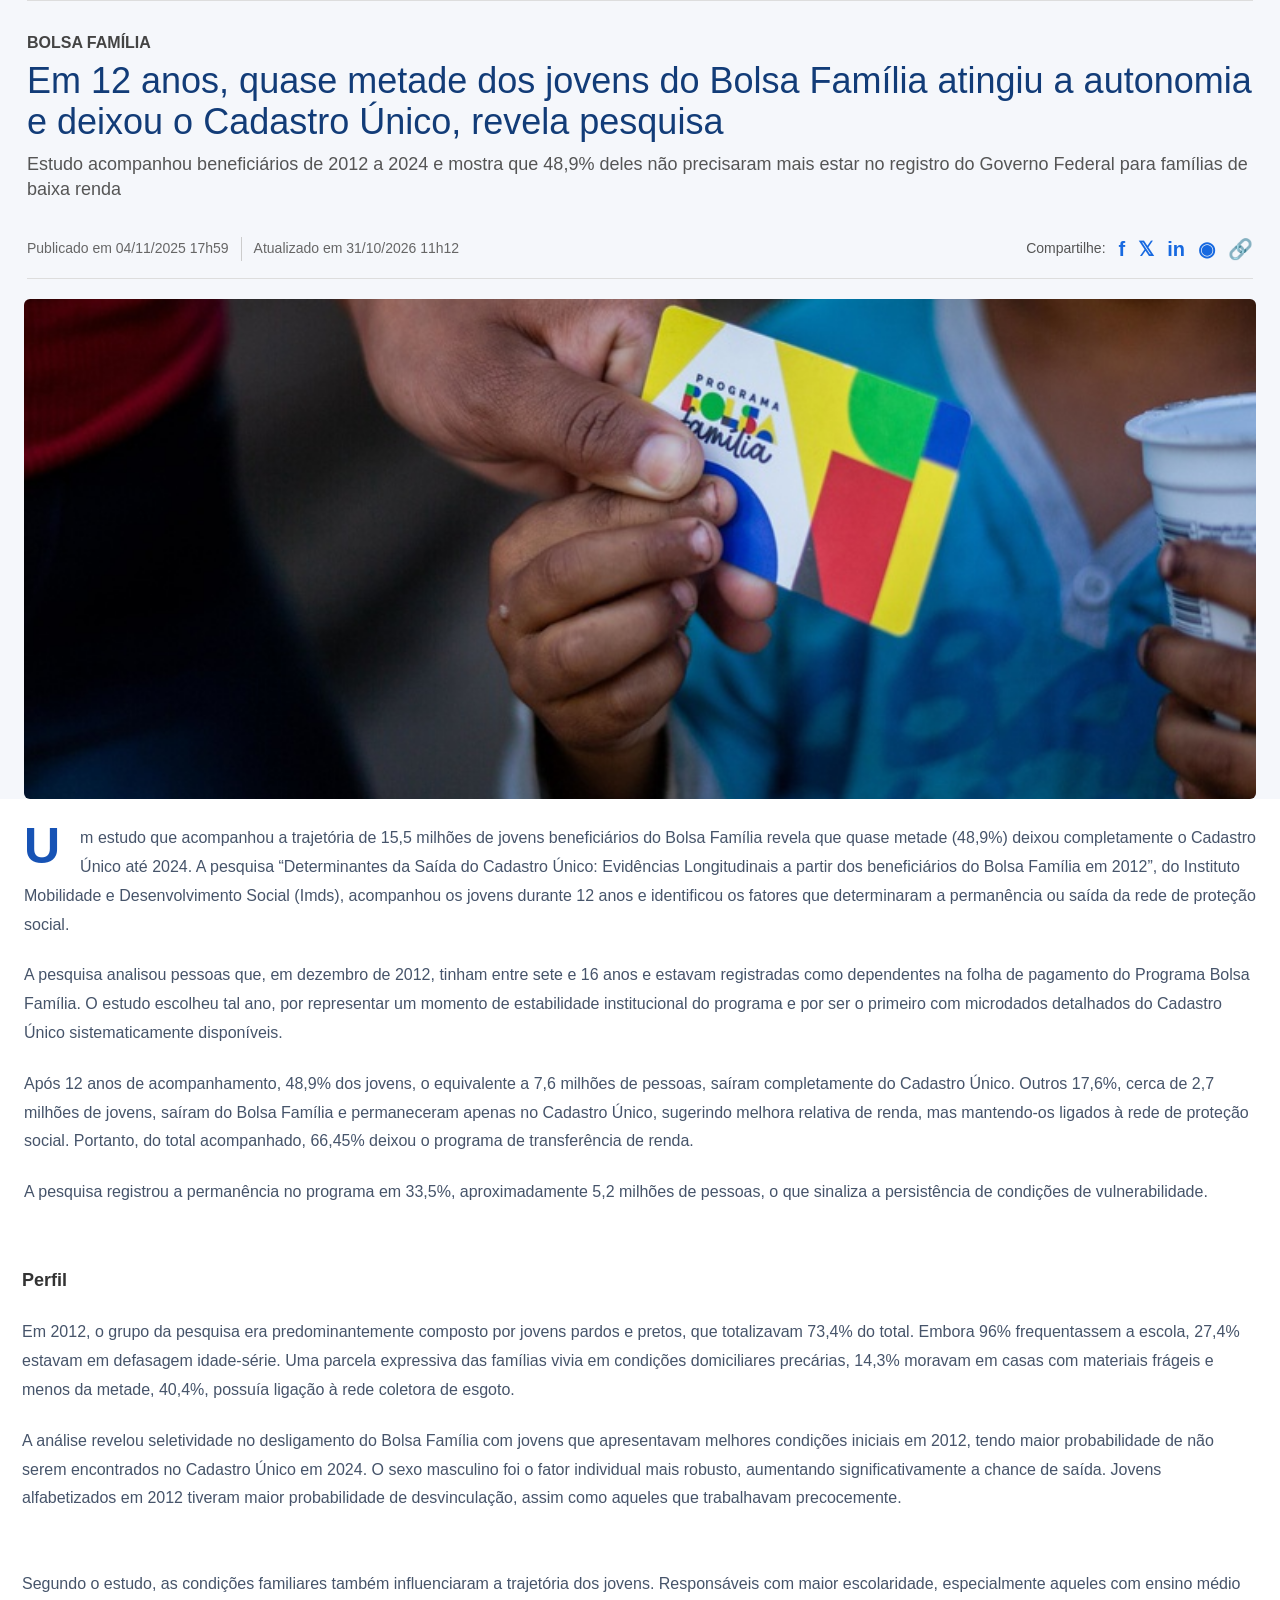
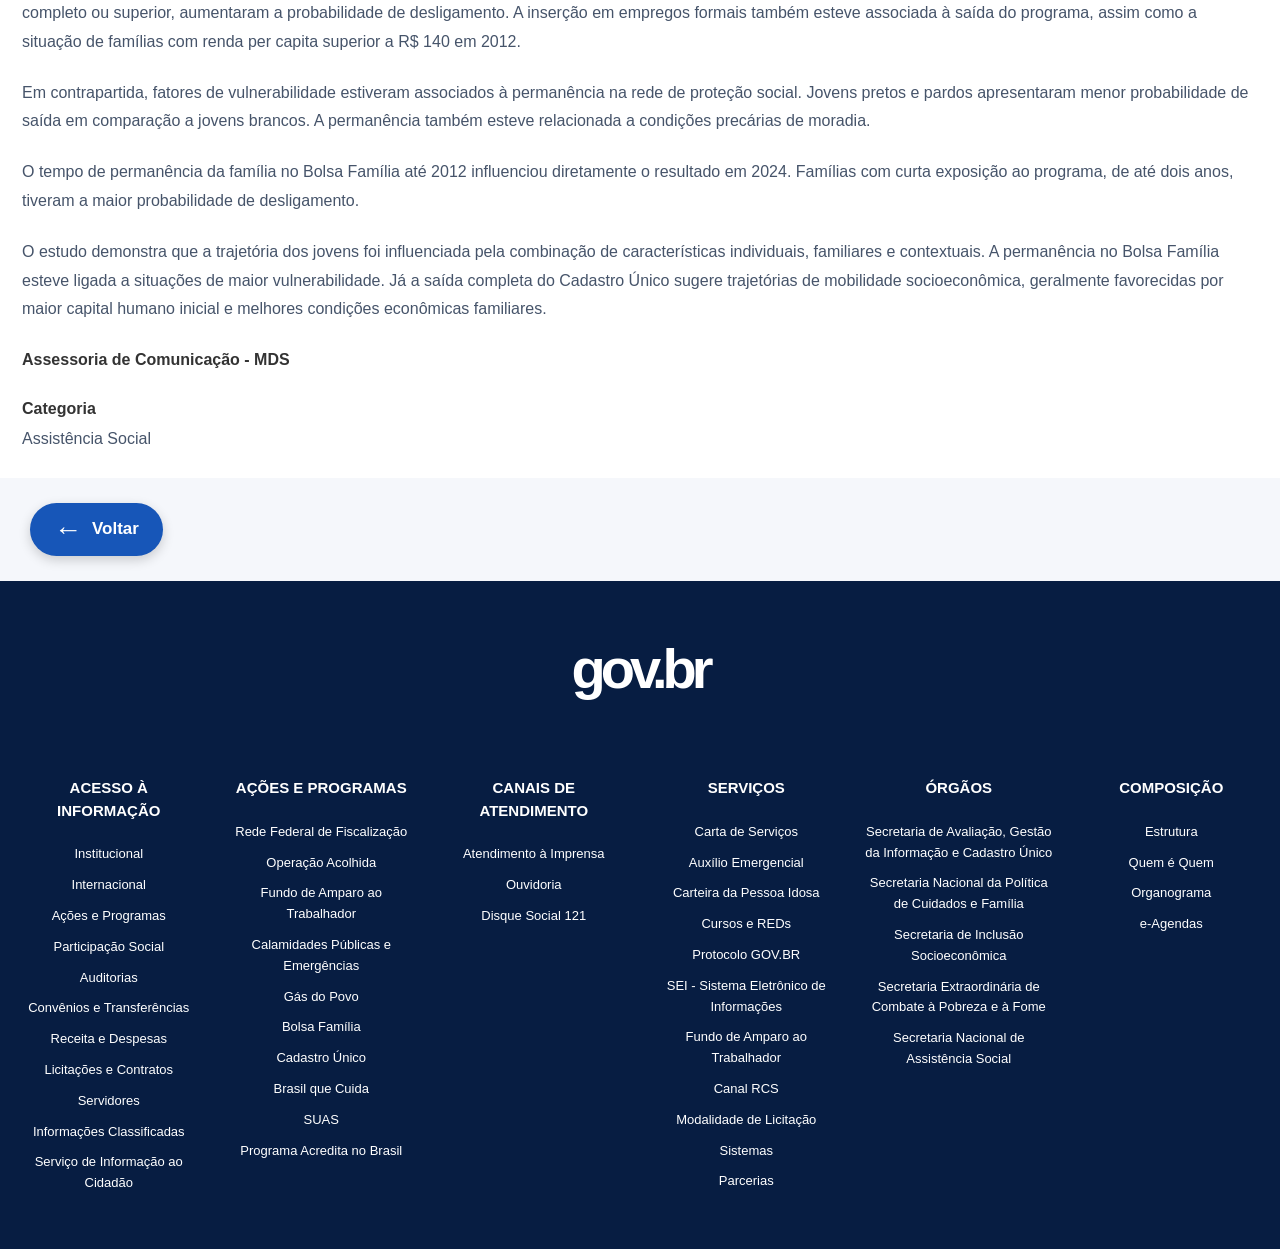
<file: desenvolvimento.html>
<!DOCTYPE html>
<html lang="pt-BR">

<head>
    <meta charset="UTF-8">
    <meta name="viewport" content="width=device-width, initial-scale=1.0">

    <title>Bolsa Família</title>

    <!-- Favicon -->
    <link rel="icon" type="image/png" href="img/Fivecon.png">

    <!-- Arquivo CSS -->
    <link rel="stylesheet" href="css/style.css">
</head>

<body>

    <section class="materia2-cabecalho">

        <div class="materia2-linha-superior"></div>

        <p class="materia2-categoria">BOLSA FAMÍLIA</p>

        <h1>
            Em 12 anos, quase metade dos jovens do Bolsa Família atingiu a autonomia e deixou o Cadastro Único, revela pesquisa
        </h1>

        <p class="materia2-subtitulo">
            Estudo acompanhou beneficiários de 2012 a 2024 e mostra que 48,9% deles não precisaram mais estar no registro do Governo Federal para famílias de baixa renda
        </p>

        <div class="materia2-informacoes">

            <div class="materia2-datas">
                <span>Publicado em 04/11/2025 17h59</span>
                <span>Atualizado em 31/10/2026 11h12</span>
            </div>

            <div class="materia2-compartilhar">
                <span>Compartilhe:</span>
                <a href="#" aria-label="Facebook">f</a>
                <a href="#" aria-label="X">𝕏</a>
                <a href="#" aria-label="LinkedIn">in</a>
                <a href="#" aria-label="WhatsApp">◉</a>
                <a href="#" aria-label="Copiar link">🔗</a>
            </div>

        </div>

        <div class="materia2-linha-inferior"></div>

    </section>

    
<div class="imagem-final">
    <img
        src="img/imagem18.jpeg"
        alt="Imagem ilustrativa"
    >
</div>


<section class="texto-final">

    <p class="primeiro-paragrafo">
        <span class="letra-inicial">U</span>
        m estudo que acompanhou a trajetória de 15,5 milhões de jovens
        beneficiários do Bolsa Família revela que quase metade (48,9%)
        deixou completamente o Cadastro Único até 2024. A pesquisa
        “Determinantes da Saída do Cadastro Único: Evidências Longitudinais
        a partir dos beneficiários do Bolsa Família em 2012”, do Instituto
        Mobilidade e Desenvolvimento Social (Imds), acompanhou os jovens
        durante 12 anos e identificou os fatores que determinaram a
        permanência ou saída da rede de proteção social.
    </p>

    <p>
        A pesquisa analisou pessoas que, em dezembro de 2012, tinham entre
        sete e 16 anos e estavam registradas como dependentes na folha de
        pagamento do Programa Bolsa Família. O estudo escolheu tal ano,
        por representar um momento de estabilidade institucional do programa
        e por ser o primeiro com microdados detalhados do Cadastro Único
        sistematicamente disponíveis.
    </p>

    <p>
        Após 12 anos de acompanhamento, 48,9% dos jovens, o equivalente a
        7,6 milhões de pessoas, saíram completamente do Cadastro Único.
        Outros 17,6%, cerca de 2,7 milhões de jovens, saíram do Bolsa Família
        e permaneceram apenas no Cadastro Único, sugerindo melhora relativa
        de renda, mas mantendo-os ligados à rede de proteção social.
        Portanto, do total acompanhado, 66,45% deixou o programa de
        transferência de renda.
    </p>

    <p>
        A pesquisa registrou a permanência no programa em 33,5%,
        aproximadamente 5,2 milhões de pessoas, o que sinaliza a
        persistência de condições de vulnerabilidade.
    </p>

</section>


<section class="perfil-final">

    <h2>Perfil</h2>

    <p>
        Em 2012, o grupo da pesquisa era predominantemente composto por
        jovens pardos e pretos, que totalizavam 73,4% do total. Embora
        96% frequentassem a escola, 27,4% estavam em defasagem idade-série.
        Uma parcela expressiva das famílias vivia em condições domiciliares
        precárias, 14,3% moravam em casas com materiais frágeis e menos da
        metade, 40,4%, possuía ligação à rede coletora de esgoto.
    </p>

    <p>
        A análise revelou seletividade no desligamento do Bolsa Família
        com jovens que apresentavam melhores condições iniciais em 2012,
        tendo maior probabilidade de não serem encontrados no Cadastro
        Único em 2024. O sexo masculino foi o fator individual mais
        robusto, aumentando significativamente a chance de saída.
        Jovens alfabetizados em 2012 tiveram maior probabilidade de
        desvinculação, assim como aqueles que trabalhavam precocemente.
    </p>

</section>

<section class="conclusao-final">

    <p>
        Segundo o estudo, as condições familiares também influenciaram
        a trajetória dos jovens. Responsáveis com maior escolaridade,
        especialmente aqueles com ensino médio completo ou superior,
        aumentaram a probabilidade de desligamento. A inserção em
        empregos formais também esteve associada à saída do programa,
        assim como a situação de famílias com renda per capita superior
        a R$ 140 em 2012.
    </p>

    <p>
        Em contrapartida, fatores de vulnerabilidade estiveram associados
        à permanência na rede de proteção social. Jovens pretos e pardos
        apresentaram menor probabilidade de saída em comparação a jovens
        brancos. A permanência também esteve relacionada a condições
        precárias de moradia.
    </p>

    <p>
        O tempo de permanência da família no Bolsa Família até 2012
        influenciou diretamente o resultado em 2024. Famílias com curta
        exposição ao programa, de até dois anos, tiveram a maior
        probabilidade de desligamento.
    </p>

    <p>
        O estudo demonstra que a trajetória dos jovens foi influenciada
        pela combinação de características individuais, familiares e
        contextuais. A permanência no Bolsa Família esteve ligada a
        situações de maior vulnerabilidade. Já a saída completa do
        Cadastro Único sugere trajetórias de mobilidade socioeconômica,
        geralmente favorecidas por maior capital humano inicial e
        melhores condições econômicas familiares.
    </p>

    <div class="creditos-final">
        <strong>Assessoria de Comunicação - MDS</strong>

        <div class="categoria-final">
            <strong>Categoria</strong>
            <span>Assistência Social</span>
        </div>
    </div>

</section>

<a href="Gov.html" class="botao-voltar" aria-label="Voltar para a página inicial">
    <span>←</span>
    <strong>Voltar</strong>
</a>


<!-- Rodapé GOV.BR -->
<footer class="rodape-gov">

    <div class="rodape-gov-logo">gov.br</div>

    <div class="rodape-gov-colunas">

        <div class="rodape-gov-coluna">
            <h3>ACESSO À<br>INFORMAÇÃO</h3>
            <p>Institucional</p>
            <p>Internacional</p>
            <p>Ações e Programas</p>
            <p>Participação Social</p>
            <p>Auditorias</p>
            <p>Convênios e Transferências</p>
            <p>Receita e Despesas</p>
            <p>Licitações e Contratos</p>
            <p>Servidores</p>
            <p>Informações Classificadas</p>
            <p>Serviço de Informação ao Cidadão</p>
        </div>

        <div class="rodape-gov-coluna">
            <h3>AÇÕES E PROGRAMAS</h3>
            <p>Rede Federal de Fiscalização</p>
            <p>Operação Acolhida</p>
            <p>Fundo de Amparo ao Trabalhador</p>
            <p>Calamidades Públicas e Emergências</p>
            <p>Gás do Povo</p>
            <p>Bolsa Família</p>
            <p>Cadastro Único</p>
            <p>Brasil que Cuida</p>
            <p>SUAS</p>
            <p>Programa Acredita no Brasil</p>
        </div>

        <div class="rodape-gov-coluna">
            <h3>CANAIS DE<br>ATENDIMENTO</h3>
            <p>Atendimento à Imprensa</p>
            <p>Ouvidoria</p>
            <p>Disque Social 121</p>
        </div>

        <div class="rodape-gov-coluna">
            <h3>SERVIÇOS</h3>
            <p>Carta de Serviços</p>
            <p>Auxílio Emergencial</p>
            <p>Carteira da Pessoa Idosa</p>
            <p>Cursos e REDs</p>
            <p>Protocolo GOV.BR</p>
            <p>SEI - Sistema Eletrônico de Informações</p>
            <p>Fundo de Amparo ao Trabalhador</p>
            <p>Canal RCS</p>
            <p>Modalidade de Licitação</p>
            <p>Sistemas</p>
            <p>Parcerias</p>
        </div>

        <div class="rodape-gov-coluna">
            <h3>ÓRGÃOS</h3>
            <p>Secretaria de Avaliação, Gestão da Informação e Cadastro Único</p>
            <p>Secretaria Nacional da Política de Cuidados e Família</p>
            <p>Secretaria de Inclusão Socioeconômica</p>
            <p>Secretaria Extraordinária de Combate à Pobreza e à Fome</p>
            <p>Secretaria Nacional de Assistência Social</p>
        </div>

        <div class="rodape-gov-coluna">
            <h3>COMPOSIÇÃO</h3>
            <p>Estrutura</p>
            <p>Quem é Quem</p>
            <p>Organograma</p>
            <p>e-Agendas</p>
        </div>

    </div>

</footer>

</body>
</html>
</file>
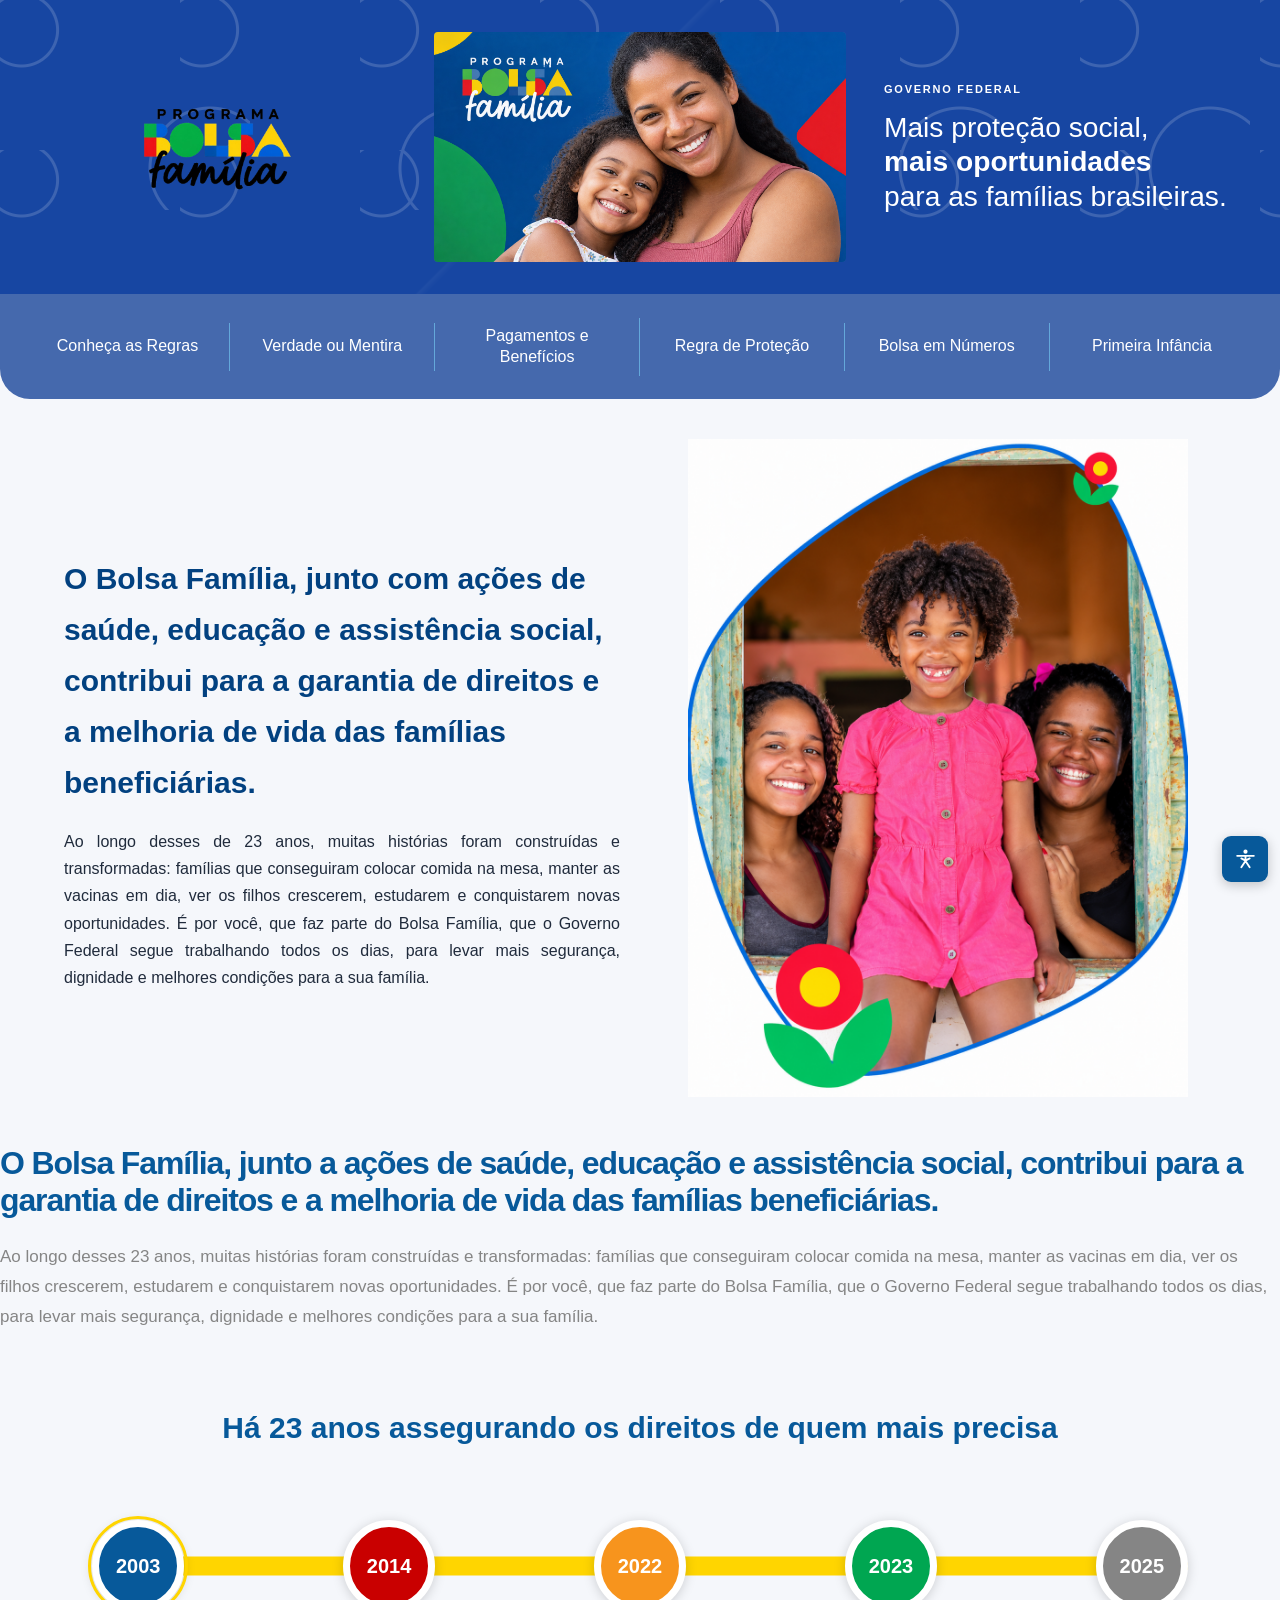
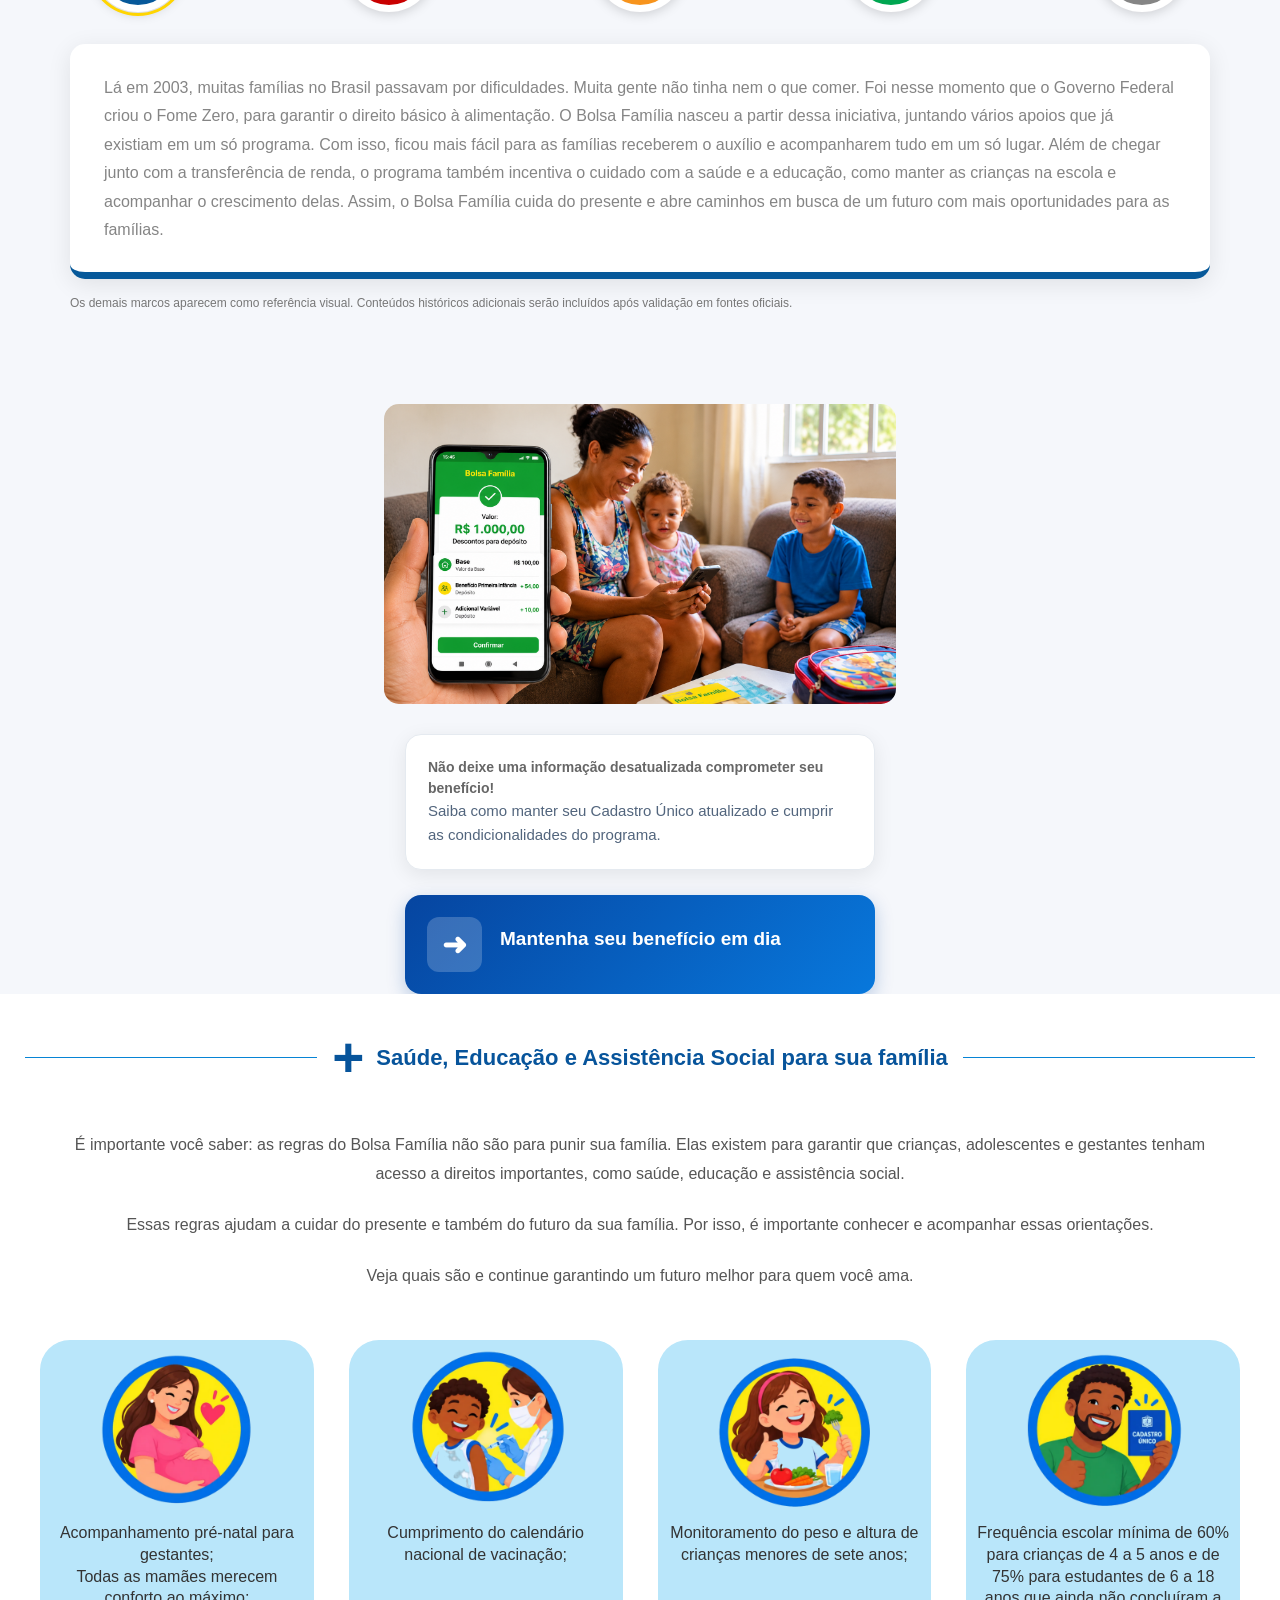
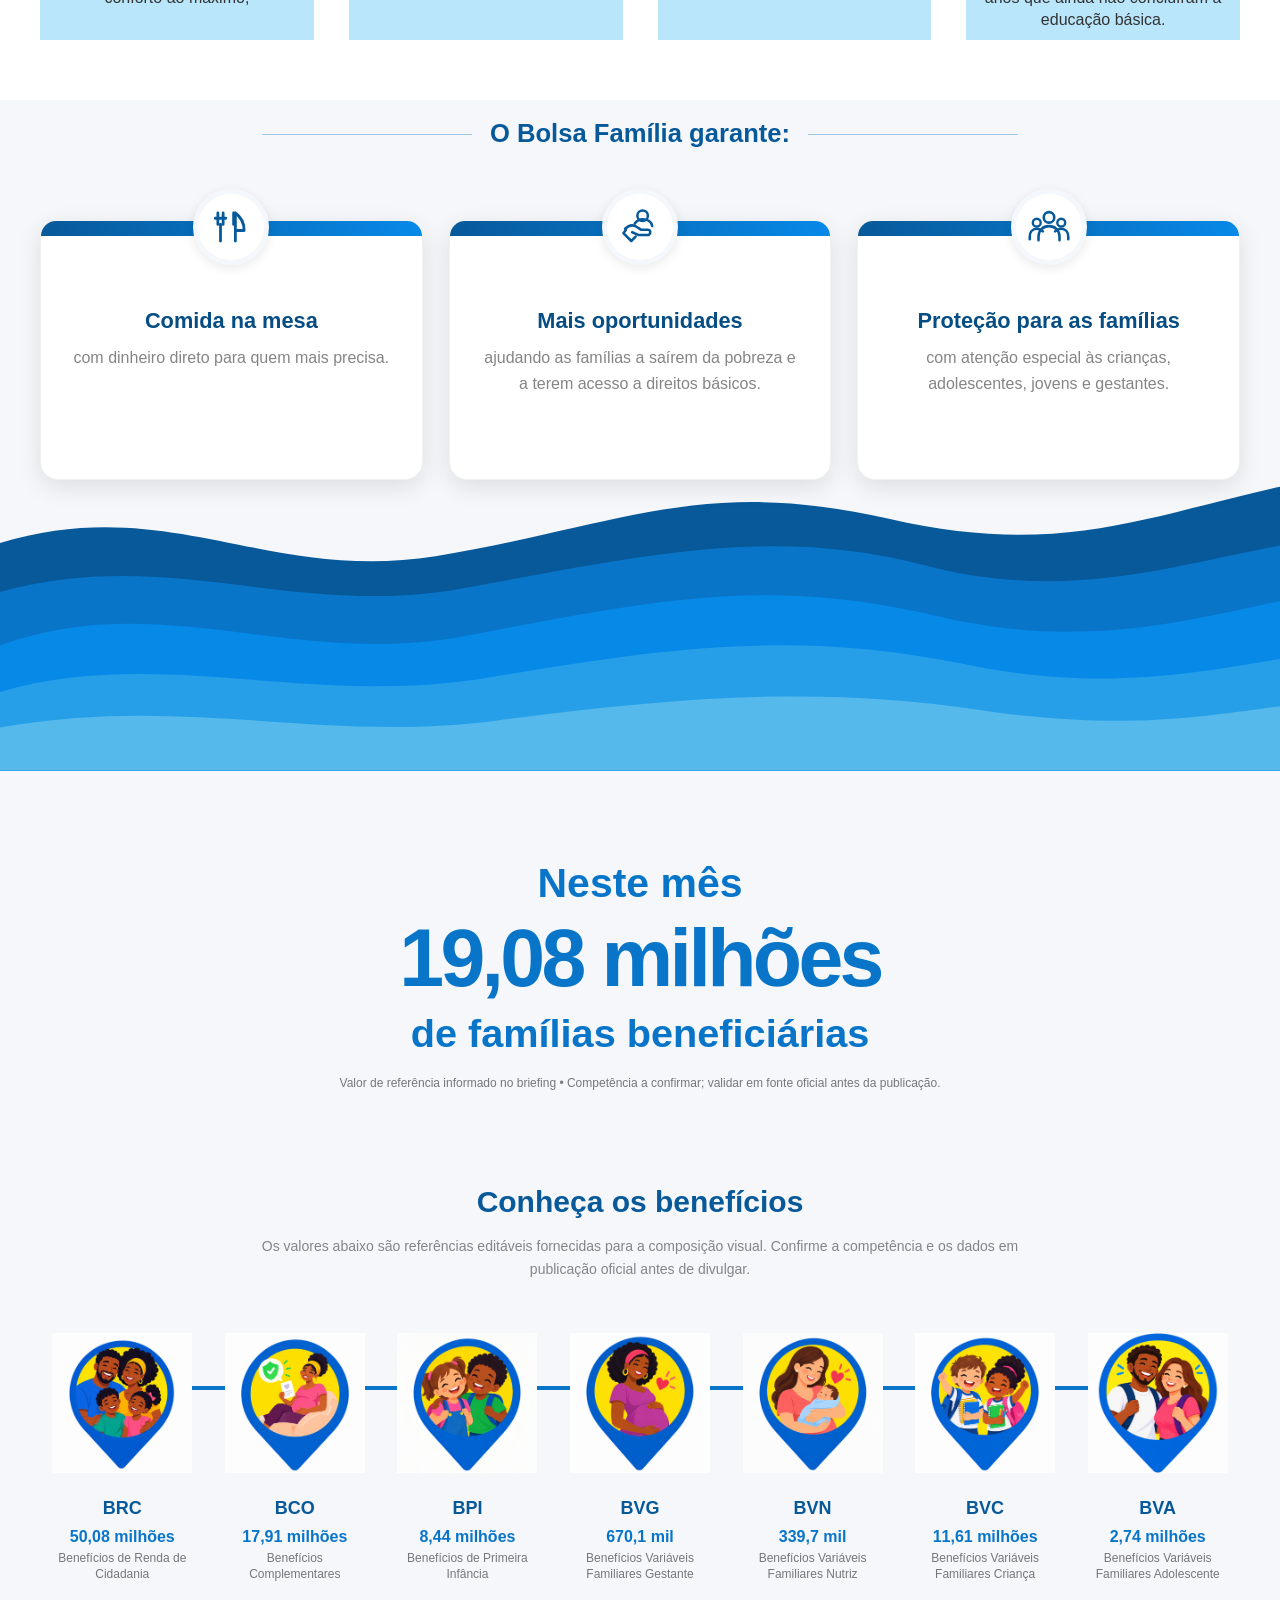
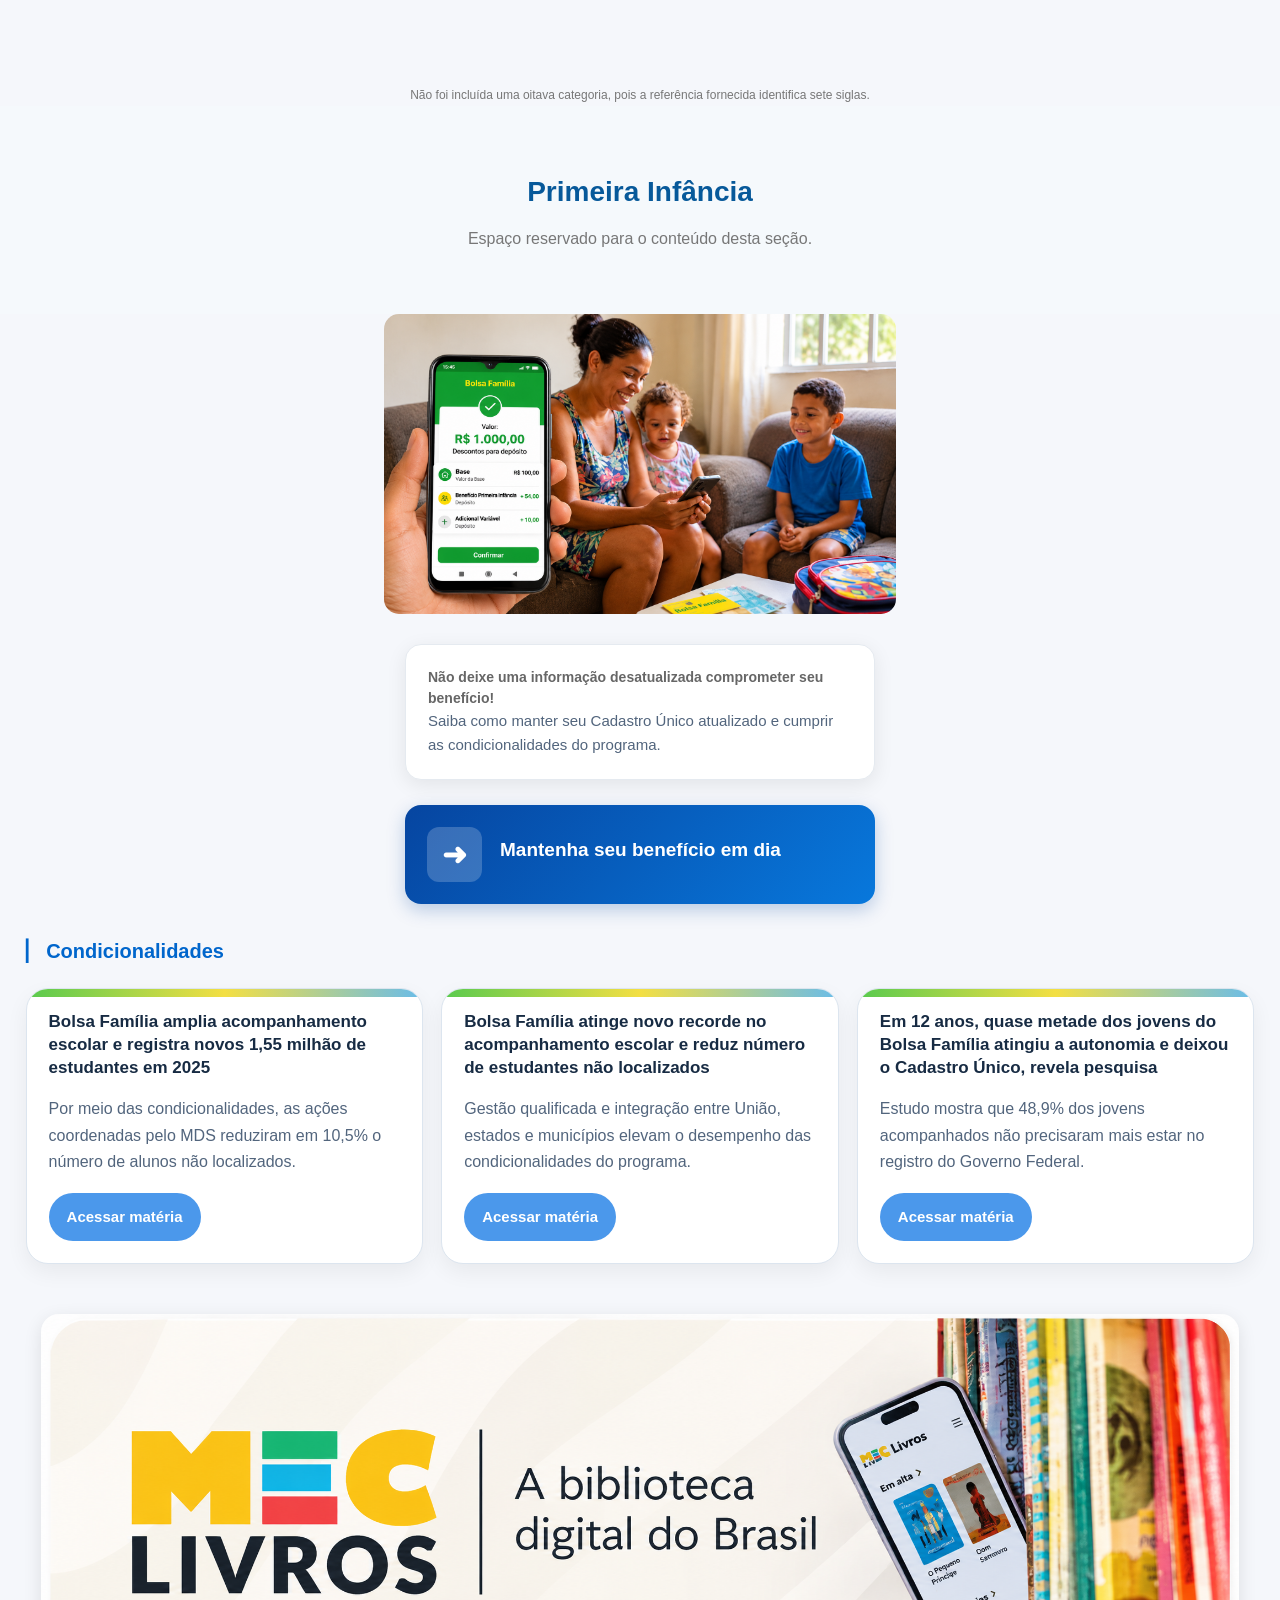
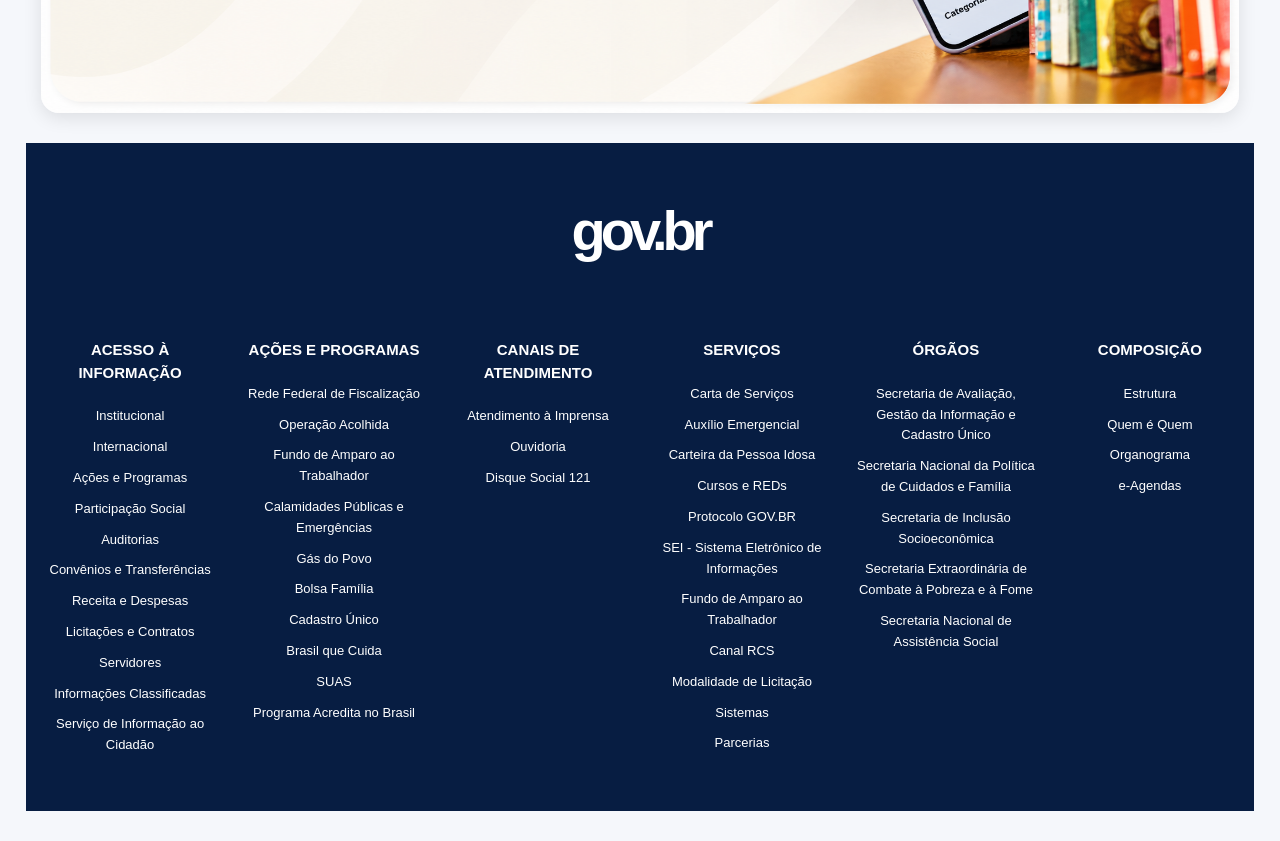
<file: Gov.html>
<!DOCTYPE html>
<html lang="pt-BR">
<head>

<!--Fivecon-->
<link rel="icon" type="image/png" href="img/Fivecon.png">


  <meta charset="UTF-8">
  <meta name="viewport" content="width=device-width, initial-scale=1.0">
  <meta name="description" content="Página informativa sobre o Programa Bolsa Família.">
  <meta name="theme-color" content="#1746A2">
  <title>Bolsa Família | Informação e cidadania</title>
  <link rel="preconnect" href="https://fonts.googleapis.com">
  <link rel="preconnect" href="https://fonts.gstatic.com" crossorigin>
  <link href="https://fonts.googleapis.com/css2?family=Inter:wght@400;500;600;700;800&display=swap" rel="stylesheet">
  <link rel="stylesheet" href="css/style.css">
  <script src="js/script.js" defer></script>
</head>
<body>
  <a class="skip-link" href="#conteudo">Pular para o conteúdo</a>

  <header class="hero-banner" id="inicio">
    <div class="banner-pattern" aria-hidden="true"></div>
    <div class="banner-inner">
      <div class="brand-area">
        <img class="program-logo" src="img/imagem3.png"
             alt="Logotipo do Bolsa Família"
             onerror="this.hidden=true; document.querySelector('.logo-fallback').hidden=false;">
        <span class="logo-fallback" hidden>Bolsa Família</span>
      </div>

      <div class="banner-photo-wrap">
        <img class="banner-photo" src="img/imagem1.png"
             alt="Mãe e filha em um momento de carinho"
             onerror="this.hidden=true; document.querySelector('.photo-fallback').hidden=false;">
        <div class="photo-fallback" hidden aria-hidden="true">
          <span>Adicione a fotografia da família</span>
        </div>
      </div>

      <div class="banner-message">
        <span class="banner-kicker">GOVERNO FEDERAL</span>
        <p>Mais proteção social,<br><strong>mais oportunidades</strong><br>para as famílias brasileiras.</p>
      </div>
    </div>
  </header>

  <nav class="main-nav" aria-label="Navegação principal">
    <div class="nav-track">
      <a href="https://www.gov.br/mds/pt-br/acoes-e-programas/bolsa-familia/conheca-as-regras" target="_blank" rel="noopener noreferrer">Conheça as Regras</a>
      <a href="https://www.gov.br/mds/pt-br/acoes-e-programas/bolsa-familia" target="_blank" rel="noopener noreferrer">Verdade ou Mentira</a>
      <a href="#beneficios">Pagamentos e Benefícios</a>
      <a href="https://www.gov.br/mds/pt-br/acoes-e-programas/bolsa-familia/original/paginas/regra-de-protecao" target="_blank" rel="noopener noreferrer">Regra de Proteção</a>
      <a href="https://www.gov.br/mds/pt-br/acoes-e-programas/bolsa-familia" target="_blank" rel="noopener noreferrer">Bolsa em Números</a>
      <a href="#primeira-infancia">Primeira Infância</a>
    </div>
  </nav>

  <section class="texto-com-imagem">

  <div class="texto-lateral">
    <h2>
O Bolsa Família, junto com ações de saúde, educação e assistência social, contribui para a garantia de direitos e a melhoria de vida das famílias beneficiárias.</h2>
    <p>
Ao longo desses de 23 anos, muitas histórias foram construídas e transformadas: famílias que conseguiram colocar comida na mesa, manter as vacinas em dia, ver os filhos crescerem, estudarem e conquistarem novas oportunidades. É por você, que faz parte do Bolsa Família, que o Governo Federal segue trabalhando todos os dias, para levar mais segurança, dignidade e melhores condições para a sua família.


    </p>
  </div>

  <div class="imagem-lateral">
    <img src="img/imagem5.png" alt="Descrição da imagem">
  </div>

</section>



      <div class="intro-copy">
        <h1 id="intro-title">O Bolsa Família, junto a ações de saúde, educação e assistência social, contribui para a garantia de direitos e a melhoria de vida das famílias beneficiárias.</h1>
        <p>Ao longo desses 23 anos, muitas histórias foram construídas e transformadas: famílias que conseguiram colocar comida na mesa, manter as vacinas em dia, ver os filhos crescerem, estudarem e conquistarem novas oportunidades. É por você, que faz parte do Bolsa Família, que o Governo Federal segue trabalhando todos os dias, para levar mais segurança, dignidade e melhores condições para a sua família.</p>
      </div>
    </section>

    <section class="timeline-section content-width" aria-labelledby="timeline-title">
      <h2 id="timeline-title">Há 23 anos assegurando os direitos de quem mais precisa</h2>

      <div class="timeline-scroll" aria-label="Linha do tempo do Bolsa Família">
        <div class="timeline">
          <div class="timeline-line" aria-hidden="true"></div>
          <button class="year-marker is-active" type="button" data-year="2003"
                  aria-label="Ver informações de 2003" aria-pressed="true">2003</button>
          <span class="year-marker marker-red" aria-label="2014">2014</span>
          <span class="year-marker marker-orange" aria-label="2022">2022</span>
          <span class="year-marker marker-green" aria-label="2023">2023</span>
          <span class="year-marker marker-gray" aria-label="2025">2025</span>
        </div>
      </div>

      <article class="history-card" aria-live="polite" aria-atomic="true">
        <p id="history-text">Lá em 2003, muitas famílias no Brasil passavam por dificuldades. Muita gente não tinha nem o que comer. Foi nesse momento que o Governo Federal criou o Fome Zero, para garantir o direito básico à alimentação. O Bolsa Família nasceu a partir dessa iniciativa, juntando vários apoios que já existiam em um só programa. Com isso, ficou mais fácil para as famílias receberem o auxílio e acompanharem tudo em um só lugar. Além de chegar junto com a transferência de renda, o programa também incentiva o cuidado com a saúde e a educação, como manter as crianças na escola e acompanhar o crescimento delas. Assim, o Bolsa Família cuida do presente e abre caminhos em busca de um futuro com mais oportunidades para as famílias.</p>
      </article>
      <p class="timeline-note">Os demais marcos aparecem como referência visual. Conteúdos históricos adicionais serão incluídos após validação em fontes oficiais.</p>
    </section>


<!--Botão de Ação-->
  <div class="cartoes-imagem">
        <img src="img/ação.png" alt="Imagem de destaque">
    </div>


  
<a class="cartao-acao">

  
    <div class="cartao-conteudo">

        <p class="cartao-chamada">
            Não deixe uma informação desatualizada comprometer seu benefício!
        </p>

        <p>
            Saiba como manter seu Cadastro Único atualizado e cumprir as
            condicionalidades do programa.
        </p>

    </div>

</a>


<a href="VSL.html" class="cartao-acao cartao-destaque">

    <div class="cartao-icone">
        <span>➜</span>
    </div>

    <p class="cartao-chamada">
        Mantenha seu benefício em dia
    </p>

</a>


<!-- SEÇÃO: SAÚDE, EDUCAÇÃO E ASSISTÊNCIA SOCIAL -->

<section class="responsibilities-section" id="responsabilidades">

    <div class="responsibilities-title">
        <span></span>
        <h2>
            <span class="plus-icon">+</span>
            Saúde, Educação e Assistência Social para sua família
        </h2>
        <span></span>
    </div>

    <div class="responsibilities-intro">
        <p>
            É importante você saber: as regras do Bolsa Família não são para punir sua família.
            Elas existem para garantir que crianças, adolescentes e gestantes tenham acesso
            a direitos importantes, como saúde, educação e assistência social.
        </p>

        <p>
            Essas regras ajudam a cuidar do presente e também do futuro da sua família.
            Por isso, é importante conhecer e acompanhar essas orientações.
        </p>

        <p>
            Veja quais são e continue garantindo um futuro melhor para quem você ama.
        </p>
    </div>

    <div class="responsibilities-grid">

        <!-- CARTÃO 1 -->
        <article class="responsibility-card">
            <img src="img/imagem12.png"
                 alt="Ilustração de gestante">

            <p>
                Acompanhamento pré-natal para gestantes;
            </p>
            <p>
                Todas as mamães merecem conforto ao máximo;
            </p>
        </article>

        <!-- CARTÃO 2 -->
        <article class="responsibility-card">
            <img src="img/imagem13.png"
                 alt="Ilustração de vacinação">

            <p>
                Cumprimento do calendário nacional de vacinação;
            </p>
        </article>

        <!-- CARTÃO 3 -->
        <article class="responsibility-card">
            <img src="img/imagem15.png"
                 alt="Ilustração de criança">

            <p>
                Monitoramento do peso e altura de crianças menores de sete anos;
            </p>
        </article>

        <!-- CARTÃO 4 -->
        <article class="responsibility-card">
            <img src="img/imagem14.png"
                 alt="Ilustração de estudante com mochila">

            <p>
                Frequência escolar mínima de 60% para crianças de 4 a 5 anos
                e de 75% para estudantes de 6 a 18 anos que ainda não concluíram
                a educação básica.
            </p>
        </article>

    </div>

</section>



    


    <!-- Nova seção: O Bolsa Família garante -->
    <section class="guarantees-section" id="garantias" aria-labelledby="guarantees-title">
      <div class="content-width guarantees-content">
        <div class="section-divider-title">
          <span aria-hidden="true"></span>
          <h2 id="guarantees-title">O Bolsa Família garante:</h2>
          <span aria-hidden="true"></span>
        </div>

        <div class="guarantee-cards">
          <article class="guarantee-card">
            <div class="guarantee-card-band" aria-hidden="true"></div>
            <div class="guarantee-icon" aria-hidden="true">
              <svg viewBox="0 0 48 48"><path d="M9 8v13m6-13v13m-9-7h12M12 21v19M29 8v32m0-32c7 5 10 12 10 20H29" fill="none" stroke="currentColor" stroke-width="2.8" stroke-linecap="round" stroke-linejoin="round"/><path d="M27 8v13" fill="none" stroke="currentColor" stroke-width="2.8" stroke-linecap="round"/></svg>
            </div>
            <h3>Comida na mesa</h3>
            <p>com dinheiro direto para quem mais precisa.</p>
          </article>
          <article class="guarantee-card">
            <div class="guarantee-card-band" aria-hidden="true"></div>
            <div class="guarantee-icon" aria-hidden="true">
              <svg viewBox="0 0 48 48"><path d="M7 26c5-5 10-5 15-1l3 2h8c3 0 4 4 1 6H22l-7-3M8 27l-3 4 9 9 5-5M27 17a6 6 0 1 0 0-12 6 6 0 0 0 0 12Zm11 6c-1-5-5-8-11-8-4 0-7 2-9 5" fill="none" stroke="currentColor" stroke-width="2.5" stroke-linecap="round" stroke-linejoin="round"/></svg>
            </div>
            <h3>Mais oportunidades</h3>
            <p>ajudando as famílias a saírem da pobreza e a terem acesso a direitos básicos.</p>
          </article>
          <article class="guarantee-card">
            <div class="guarantee-card-band" aria-hidden="true"></div>
            <div class="guarantee-icon" aria-hidden="true">
              <svg viewBox="0 0 48 48"><circle cx="24" cy="13" r="6" fill="none" stroke="currentColor" stroke-width="2.6"/><circle cx="10" cy="19" r="4.5" fill="none" stroke="currentColor" stroke-width="2.4"/><circle cx="38" cy="19" r="4.5" fill="none" stroke="currentColor" stroke-width="2.4"/><path d="M12 39v-4c0-7 5-12 12-12s12 5 12 12v4M2 38v-3c0-5 3-9 8-9 3 0 5 1 7 3M46 38v-3c0-5-3-9-8-9-3 0-5 1-7 3" fill="none" stroke="currentColor" stroke-width="2.6" stroke-linecap="round"/></svg>
            </div>
            <h3>Proteção para as famílias</h3>
            <p>com atenção especial às crianças, adolescentes, jovens e gestantes.</p>
          </article>
        </div>
      </div>

      <div class="blue-waves" aria-hidden="true">
        <svg viewBox="0 0 1440 330" preserveAspectRatio="none">
          <path d="M0 75 C190 18 300 120 490 90 C700 55 790 0 1000 48 C1190 92 1290 45 1440 12 L1440 330 L0 330Z" fill="#07599A"/>
          <path d="M0 130 C190 78 330 160 520 126 C730 88 870 56 1040 100 C1200 142 1320 100 1440 78 L1440 330 L0 330Z" fill="#0875C9"/>
          <path d="M0 190 C180 125 330 215 520 180 C730 140 860 112 1050 156 C1210 194 1320 166 1440 140 L1440 330 L0 330Z" fill="#0789E8"/>
          <path d="M0 242 C180 190 350 260 550 226 C760 190 900 174 1080 210 C1230 242 1340 222 1440 205 L1440 330 L0 330Z" fill="#269FE8"/>
          <path d="M0 282 C210 245 360 300 560 274 C760 248 920 235 1100 262 C1260 286 1350 270 1440 258 L1440 330 L0 330Z" fill="#55B9EB"/>
        </svg>
      </div>
    </section>

    <section class="family-stat-section" aria-labelledby="family-stat-title">
      <div class="content-width">
        <p class="stat-eyebrow">Neste mês</p>
        <h2 id="family-stat-title" class="family-stat-number">19,08 milhões</h2>
        <p class="stat-caption">de famílias beneficiárias</p>
        <p class="data-reference" id="stat-reference">Valor de referência informado no briefing • competência a confirmar em fonte oficial.</p>
      </div>
    </section>

    
<section class="benefits-section content-width" id="beneficios" aria-labelledby="benefits-title">

    <h2 id="benefits-title">Conheça os benefícios</h2>

    <p class="benefits-intro">
        Os valores abaixo são referências editáveis fornecidas para a composição visual.
        Confirme a competência e os dados em publicação oficial antes de divulgar.
    </p>

    <div class="benefits-scroll" tabindex="0" aria-label="Lista horizontal de benefícios. Em telas pequenas, role para os lados.">

        <div class="benefits-track">

            <!-- BRC -->
            <article class="benefit-item" data-benefit-code="BRC">
                <img class="benefit-image"
                     src="img/imagem4.png"
                     alt="Ilustração de família reunida"
                     loading="lazy">

                <div class="benefit-copy">
                    <strong>BRC</strong>
                    <b>50,08 milhões</b>
                    <span>Benefícios de Renda de Cidadania</span>
                </div>
            </article>

            <!-- BCO -->
            <article class="benefit-item" data-benefit-code="BCO">
                <img class="benefit-image"
                     src="img/imagem6.png"
                     alt="Ilustração de crianças e família"
                     loading="lazy">

                <div class="benefit-copy">
                    <strong>BCO</strong>
                    <b>17,91 milhões</b>
                    <span>Benefícios Complementares</span>
                </div>
            </article>

            <!-- BPI -->
            <article class="benefit-item" data-benefit-code="BPI">
                <img class="benefit-image"
                     src="img/imagem7.png"
                     alt="Ilustração de criança pequena"
                     loading="lazy">

                <div class="benefit-copy">
                    <strong>BPI</strong>
                    <b>8,44 milhões</b>
                    <span>Benefícios de Primeira Infância</span>
                </div>
            </article>

            <!-- BVG -->
            <article class="benefit-item" data-benefit-code="BVG">
                <img class="benefit-image"
                     src="img/imagem8.png"
                     alt="Ilustração de mulher gestante"
                     loading="lazy">

                <div class="benefit-copy">
                    <strong>BVG</strong>
                    <b>670,1 mil</b>
                    <span>Benefícios Variáveis Familiares Gestante</span>
                </div>
            </article>

            <!-- BVN -->
            <article class="benefit-item" data-benefit-code="BVN">
                <img class="benefit-image"
                     src="img/imagem9.png"
                     alt="Ilustração de mãe com bebê"
                     loading="lazy">

                <div class="benefit-copy">
                    <strong>BVN</strong>
                    <b>339,7 mil</b>
                    <span>Benefícios Variáveis Familiares Nutriz</span>
                </div>
            </article>

            <!-- BVC -->
            <article class="benefit-item" data-benefit-code="BVC">
                <img class="benefit-image"
                     src="img/imagem10.png"
                     alt="Ilustração de crianças"
                     loading="lazy">

                <div class="benefit-copy">
                    <strong>BVC</strong>
                    <b>11,61 milhões</b>
                    <span>Benefícios Variáveis Familiares Criança</span>
                </div>
            </article>

            <!-- BVA -->
            <article class="benefit-item" data-benefit-code="BVA">
                <img class="benefit-image"
                     src="img/imagem11.png"
                     alt="Ilustração de adolescente e responsável"
                     loading="lazy">

                <div class="benefit-copy">
                    <strong>BVA</strong>
                    <b>2,74 milhões</b>
                    <span>Benefícios Variáveis Familiares Adolescente</span>
                </div>
            </article>

        </div>
    </div>
</section>

      </div>
      <p class="benefits-data-note">Não foi incluída uma oitava categoria, pois a referência fornecida identifica sete siglas.</p>
    </section>

    <section class="early-childhood-section" id="primeira-infancia" aria-labelledby="early-childhood-title">
      <div class="content-width">
        <h2 id="early-childhood-title">Primeira Infância</h2>
        <p>Espaço reservado para o conteúdo desta seção.</p>
      </div>
    </section>


<!--Botão de Ação-->

<div class="cartoes-imagem">
        <img src="img/ação.png" alt="Imagem de destaque">
    </div>


  
<a class="cartao-acao" >

  
    <div class="cartao-conteudo">

        <p class="cartao-chamada">
            Não deixe uma informação desatualizada comprometer seu benefício!
        </p>

        <p>
            Saiba como manter seu Cadastro Único atualizado e cumprir as
            condicionalidades do programa.
        </p>

    </div>

</a>


<a href="VSL.html" class="cartao-acao cartao-destaque">

    <div class="cartao-icone">
        <span>➜</span>
    </div>

    <p class="cartao-chamada">
        Mantenha seu benefício em dia
    </p>

</a>


  </main>

  <aside class="accessibility" aria-label="Recursos de acessibilidade">
    <button class="accessibility-toggle" id="accessibility-toggle" type="button"
            aria-expanded="false" aria-controls="accessibility-panel"
            aria-label="Abrir recursos de acessibilidade">
      <svg viewBox="0 0 24 24" aria-hidden="true">
        <circle cx="12" cy="4.5" r="2" fill="currentColor"/>
        <path d="M4 8.5h16M12 8.5v5m0 0-4 6m4-6 4 6M8 11l4 2 4-2" fill="none" stroke="currentColor" stroke-width="1.8" stroke-linecap="round" stroke-linejoin="round"/>
      </svg>
    </button>
    <div class="accessibility-panel" id="accessibility-panel" hidden>
      <div class="panel-heading">
        <strong>Acessibilidade</strong>
        <button type="button" id="close-accessibility" aria-label="Fechar painel">×</button>
      </div>
      <button type="button" id="increase-font">Aumentar texto A+</button>
      <button type="button" id="decrease-font">Diminuir texto A−</button>
      <button type="button" id="toggle-contrast">Alto contraste</button>
      <button type="button" id="reset-accessibility">Restaurar padrão</button>
    </div>
  </aside>
</body>
</html>






<!--Cartões SEÇÃO DE NOTÍCIAS-->


<section class="noticias-section">

  <h2 class="noticias-titulo">▏ Condicionalidades</h2>

  <div class="noticias-container">

    <div class="noticia-card">
      <h3>Bolsa Família amplia acompanhamento escolar e registra novos 1,55 milhão de estudantes em 2025</h3>
      <p>Por meio das condicionalidades, as ações coordenadas pelo MDS reduziram em 10,5% o número de alunos não localizados.</p>
      <a href="Noticias Acompanhamento Escolar.html" target="_blank" class="noticia-botao">Acessar matéria</a>
    </div>

    <div class="noticia-card">
      <h3>Bolsa Família atinge novo recorde no acompanhamento escolar e reduz número de estudantes não localizados</h3>
      <p>Gestão qualificada e integração entre União, estados e municípios elevam o desempenho das condicionalidades do programa.</p>
      <a href="novo recorde.html" target="_blank" class="noticia-botao">Acessar matéria</a>
    </div>

    <div class="noticia-card">
      <h3>Em 12 anos, quase metade dos jovens do Bolsa Família atingiu a autonomia e deixou o Cadastro Único, revela pesquisa</h3>
      <p>Estudo mostra que 48,9% dos jovens acompanhados não precisaram mais estar no registro do Governo Federal.</p>
      <a href="desenvolvimento.html" target="_blank" class="noticia-botao">Acessar matéria</a>
    </div>

  </div>


  <!-- Banner MEC Livros -->
<section class="banner-mec-livros">
    <a target="_blank" rel="noopener noreferrer">
        <img
            src="img/livro.png"
            alt="MEC Livros — A biblioteca digital do Brasil"
        >
    </a>
</section>



<!--Rodapé-->


<!-- Rodapé GOV.BR -->
<footer class="rodape-gov">

    <div class="rodape-gov-logo">gov.br</div>

    <div class="rodape-gov-colunas">

        <div class="rodape-gov-coluna">
            <h3>ACESSO À<br>INFORMAÇÃO</h3>
            <p>Institucional</p>
            <p>Internacional</p>
            <p>Ações e Programas</p>
            <p>Participação Social</p>
            <p>Auditorias</p>
            <p>Convênios e Transferências</p>
            <p>Receita e Despesas</p>
            <p>Licitações e Contratos</p>
            <p>Servidores</p>
            <p>Informações Classificadas</p>
            <p>Serviço de Informação ao Cidadão</p>
        </div>

        <div class="rodape-gov-coluna">
            <h3>AÇÕES E PROGRAMAS</h3>
            <p>Rede Federal de Fiscalização</p>
            <p>Operação Acolhida</p>
            <p>Fundo de Amparo ao Trabalhador</p>
            <p>Calamidades Públicas e Emergências</p>
            <p>Gás do Povo</p>
            <p>Bolsa Família</p>
            <p>Cadastro Único</p>
            <p>Brasil que Cuida</p>
            <p>SUAS</p>
            <p>Programa Acredita no Brasil</p>
        </div>

        <div class="rodape-gov-coluna">
            <h3>CANAIS DE<br>ATENDIMENTO</h3>
            <p>Atendimento à Imprensa</p>
            <p>Ouvidoria</p>
            <p>Disque Social 121</p>
        </div>

        <div class="rodape-gov-coluna">
            <h3>SERVIÇOS</h3>
            <p>Carta de Serviços</p>
            <p>Auxílio Emergencial</p>
            <p>Carteira da Pessoa Idosa</p>
            <p>Cursos e REDs</p>
            <p>Protocolo GOV.BR</p>
            <p>SEI - Sistema Eletrônico de Informações</p>
            <p>Fundo de Amparo ao Trabalhador</p>
            <p>Canal RCS</p>
            <p>Modalidade de Licitação</p>
            <p>Sistemas</p>
            <p>Parcerias</p>
        </div>

        <div class="rodape-gov-coluna">
            <h3>ÓRGÃOS</h3>
            <p>Secretaria de Avaliação, Gestão da Informação e Cadastro Único</p>
            <p>Secretaria Nacional da Política de Cuidados e Família</p>
            <p>Secretaria de Inclusão Socioeconômica</p>
            <p>Secretaria Extraordinária de Combate à Pobreza e à Fome</p>
            <p>Secretaria Nacional de Assistência Social</p>
        </div>

        <div class="rodape-gov-coluna">
            <h3>COMPOSIÇÃO</h3>
            <p>Estrutura</p>
            <p>Quem é Quem</p>
            <p>Organograma</p>
            <p>e-Agendas</p>
        </div>

    </div>

</footer>



</section>
</file>
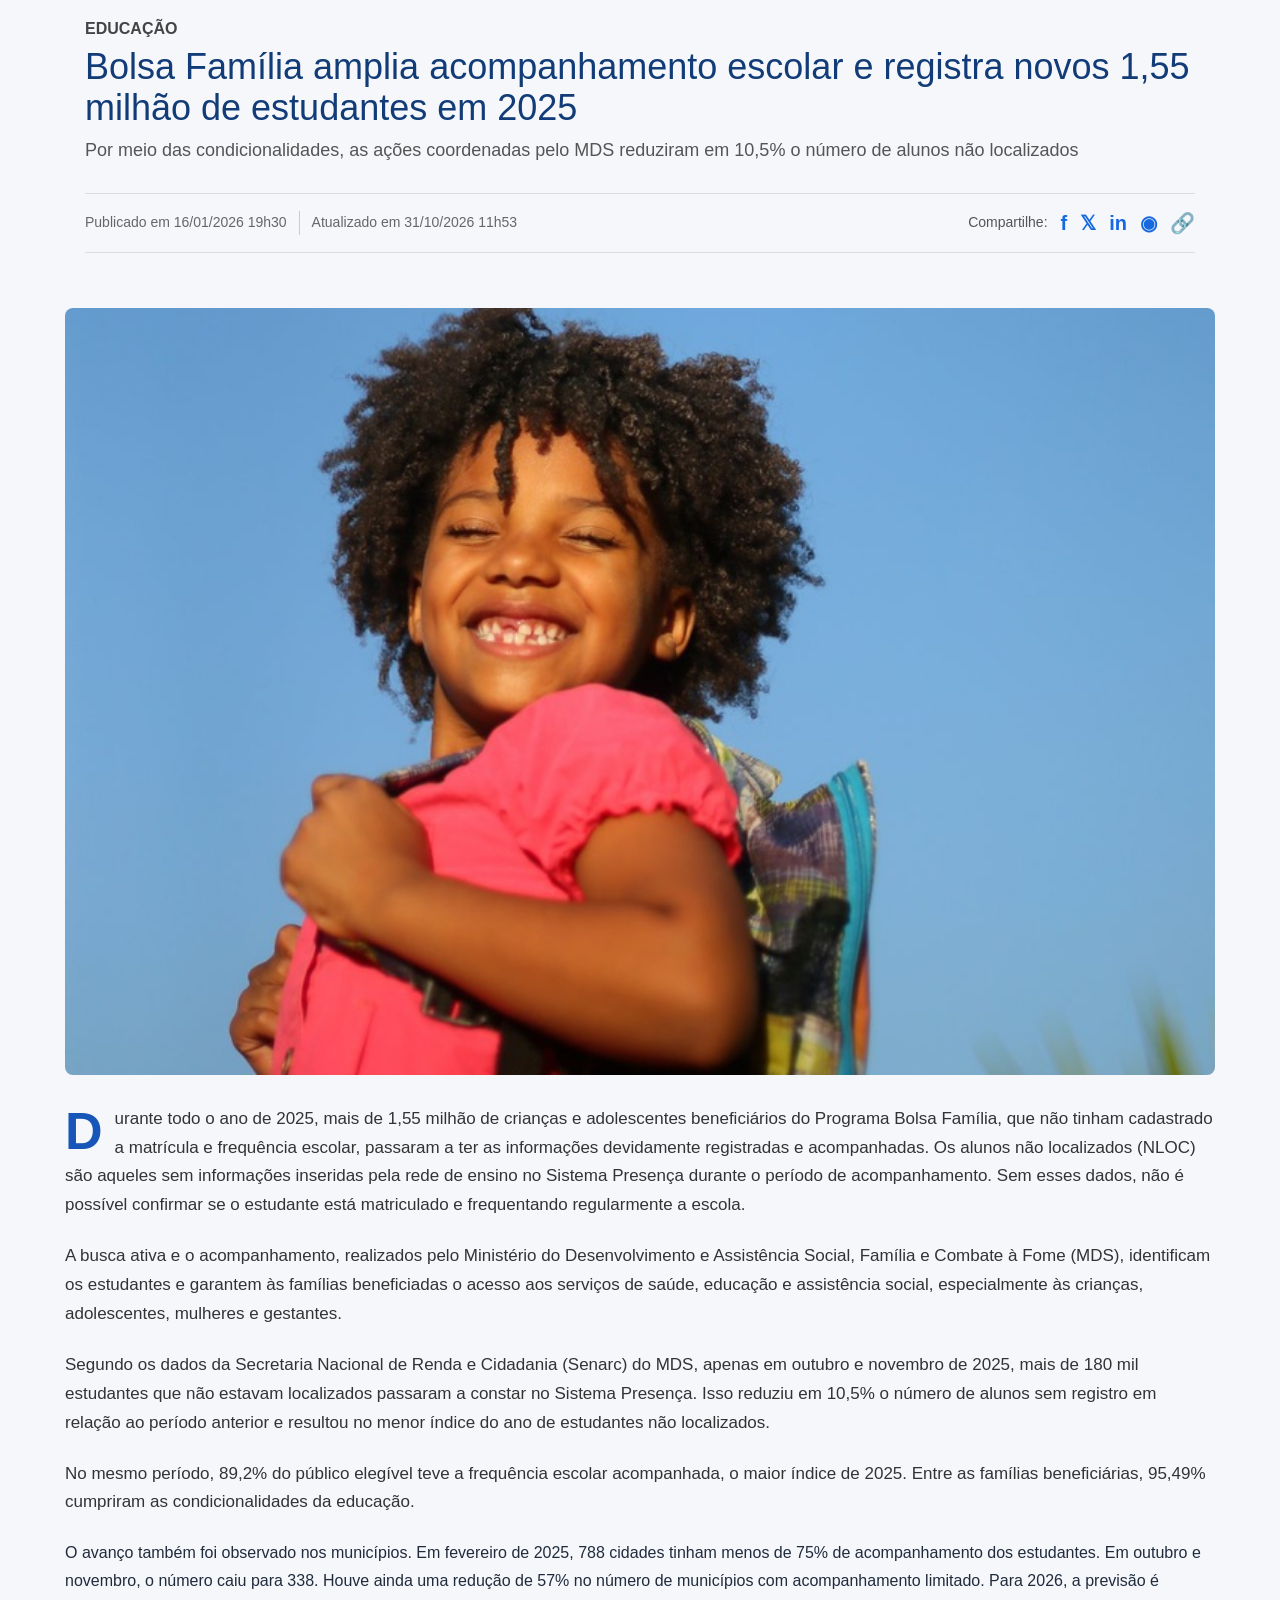
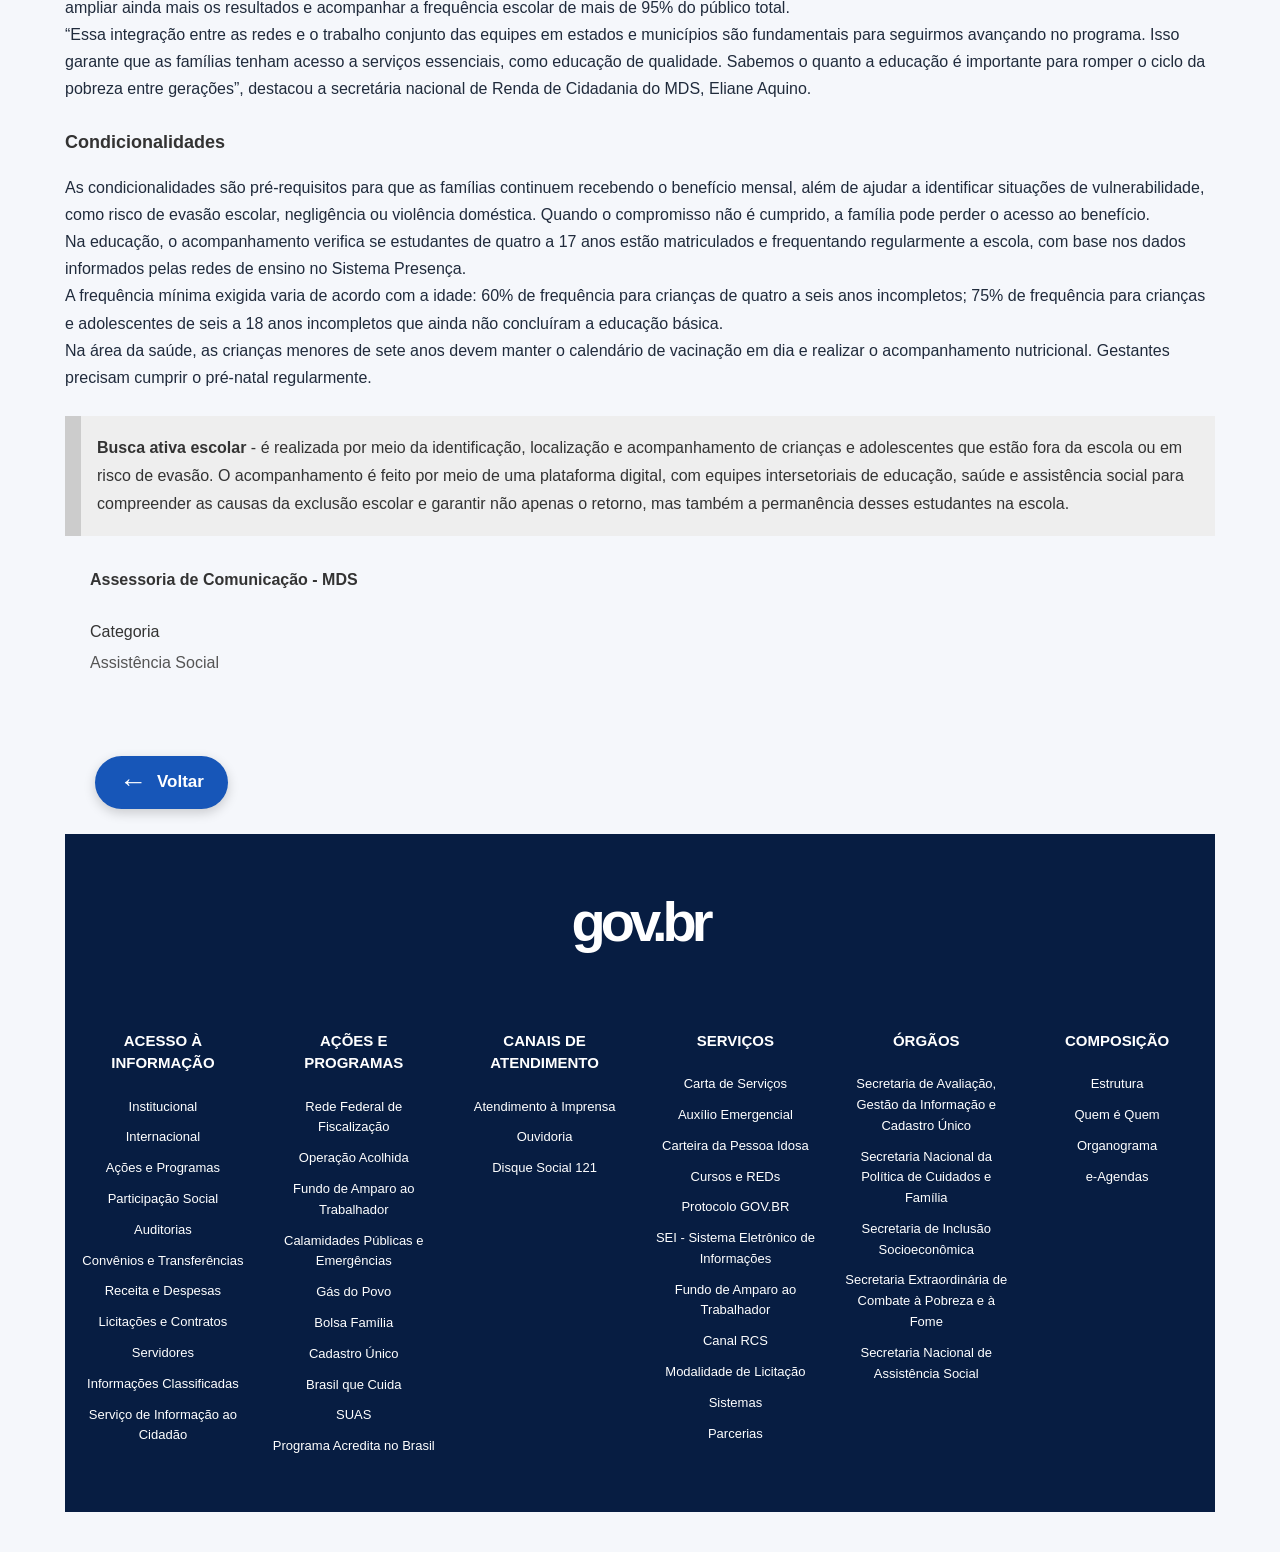
<file: Noticias Acompanhamento Escolar.html>
<!DOCTYPE html>
<html lang="pt-BR">
<head>

<!--Fivecon-->
<link rel="icon" type="image/png" href="img/Fivecon.png">


  <meta charset="UTF-8">
  <meta name="viewport" content="width=device-width, initial-scale=1.0">

  <title>Bolsa Família amplia acompanhamento escolar</title>

  <link rel="stylesheet" href="css/style.css">
</head>

<body>

  <main class="materia-page">

    <section class="materia-cabecalho">

      <span class="materia-categoria">EDUCAÇÃO</span>

      <h1>
        Bolsa Família amplia acompanhamento escolar e registra novos
        1,55 milhão de estudantes em 2025
      </h1>

      <p class="materia-subtitulo">
        Por meio das condicionalidades, as ações coordenadas pelo MDS
        reduziram em 10,5% o número de alunos não localizados
      </p>

      <div class="materia-informacoes">

        <div class="materia-datas">
          <span>Publicado em 16/01/2026 19h30</span>
          <span>Atualizado em 31/10/2026 11h53</span>
        </div>

        <div class="materia-compartilhar">
          <span>Compartilhe:</span>

          <a href="" aria-label="Compartilhar no Facebook">f</a>
          <a href="" aria-label="Compartilhar no X">𝕏</a>
          <a href="" aria-label="Compartilhar no LinkedIn">in</a>
          <a href="" aria-label="Compartilhar no WhatsApp">◉</a>
          <a href="" aria-label="Copiar link">🔗</a>
        </div>

      </div>

    </section>

  </main>

</body>
</html>



<section class="materia-conteudo">

    <div class="materia-imagem">
        <img src="img/imagem16.jpeg"
             alt="Imagem sobre o acompanhamento da frequência escolar">
    </div>

    <div class="materia-texto">

        <p class="materia-paragrafo-destaque">
            Durante todo o ano de 2025, mais de 1,55 milhão de crianças e adolescentes beneficiários do Programa Bolsa Família, que não tinham cadastrado a matrícula e frequência escolar, passaram a ter as informações devidamente registradas e acompanhadas. Os alunos não localizados (NLOC) são aqueles sem informações inseridas pela rede de ensino no Sistema Presença durante o período de acompanhamento. Sem esses dados, não é possível confirmar se o estudante está matriculado e frequentando regularmente a escola.
        </p>

        <p>
            A busca ativa e o acompanhamento, realizados pelo Ministério do Desenvolvimento e Assistência Social, Família e Combate à Fome (MDS), identificam os estudantes e garantem às famílias beneficiadas o acesso aos serviços de saúde, educação e assistência social, especialmente às crianças, adolescentes, mulheres e gestantes.
        </p>

        <p>
            Segundo os dados da Secretaria Nacional de Renda e Cidadania (Senarc) do MDS, apenas em outubro e novembro de 2025, mais de 180 mil estudantes que não estavam localizados passaram a constar no Sistema Presença. Isso reduziu em 10,5% o número de alunos sem registro em relação ao período anterior e resultou no menor índice do ano de estudantes não localizados.
        </p>

        <p>
            No mesmo período, 89,2% do público elegível teve a frequência escolar acompanhada, o maior índice de 2025. Entre as famílias beneficiárias, 95,49% cumpriram as condicionalidades da educação.
        </p>

    </div>


<p>
    O avanço também foi observado nos municípios. Em fevereiro de 2025, 788 cidades tinham menos de 75% de acompanhamento dos estudantes. Em outubro e novembro, o número caiu para 338. Houve ainda uma redução de 57% no número de municípios com acompanhamento limitado. Para 2026, a previsão é ampliar ainda mais os resultados e acompanhar a frequência escolar de mais de 95% do público total.
</p>

<p>
    “Essa integração entre as redes e o trabalho conjunto das equipes em estados e municípios são fundamentais para seguirmos avançando no programa. Isso garante que as famílias tenham acesso a serviços essenciais, como educação de qualidade. Sabemos o quanto a educação é importante para romper o ciclo da pobreza entre gerações”, destacou a secretária nacional de Renda de Cidadania do MDS, Eliane Aquino.
</p>

<h3 class="materia-subtitulo-secao">Condicionalidades</h3>

<p>
    As condicionalidades são pré-requisitos para que as famílias continuem recebendo o benefício mensal, além de ajudar a identificar situações de vulnerabilidade, como risco de evasão escolar, negligência ou violência doméstica. Quando o compromisso não é cumprido, a família pode perder o acesso ao benefício.
</p>

<p>
    Na educação, o acompanhamento verifica se estudantes de quatro a 17 anos estão matriculados e frequentando regularmente a escola, com base nos dados informados pelas redes de ensino no Sistema Presença.
</p>

<p>
    A frequência mínima exigida varia de acordo com a idade: 60% de frequência para crianças de quatro a seis anos incompletos; 75% de frequência para crianças e adolescentes de seis a 18 anos incompletos que ainda não concluíram a educação básica.
</p>


<p>
    Na área da saúde, as crianças menores de sete anos devem manter o calendário de vacinação em dia e realizar o acompanhamento nutricional. Gestantes precisam cumprir o pré-natal regularmente.
</p>

<div class="materia-caixa-informativa">
    <p>
        <strong>Busca ativa escolar</strong> - é realizada por meio da identificação, localização e acompanhamento de crianças e adolescentes que estão fora da escola ou em risco de evasão. O acompanhamento é feito por meio de uma plataforma digital, com equipes intersetoriais de educação, saúde e assistência social para compreender as causas da exclusão escolar e garantir não apenas o retorno, mas também a permanência desses estudantes na escola.
    </p>
</div>

<div class="materia-creditos">
    <p><strong>Assessoria de Comunicação - MDS</strong></p>

    <div class="materia-categoria-final">
        <span>Categoria</span>
        <p>Assistência Social</p>
    </div>
</div>

<a href="Gov.html" class="botao-voltar" aria-label="Voltar para a página inicial">
    <span>←</span>
    <strong>Voltar</strong>
</a>


<!-- Rodapé GOV.BR -->
<footer class="rodape-gov">

    <div class="rodape-gov-logo">gov.br</div>

    <div class="rodape-gov-colunas">

        <div class="rodape-gov-coluna">
            <h3>ACESSO À<br>INFORMAÇÃO</h3>
            <p>Institucional</p>
            <p>Internacional</p>
            <p>Ações e Programas</p>
            <p>Participação Social</p>
            <p>Auditorias</p>
            <p>Convênios e Transferências</p>
            <p>Receita e Despesas</p>
            <p>Licitações e Contratos</p>
            <p>Servidores</p>
            <p>Informações Classificadas</p>
            <p>Serviço de Informação ao Cidadão</p>
        </div>

        <div class="rodape-gov-coluna">
            <h3>AÇÕES E PROGRAMAS</h3>
            <p>Rede Federal de Fiscalização</p>
            <p>Operação Acolhida</p>
            <p>Fundo de Amparo ao Trabalhador</p>
            <p>Calamidades Públicas e Emergências</p>
            <p>Gás do Povo</p>
            <p>Bolsa Família</p>
            <p>Cadastro Único</p>
            <p>Brasil que Cuida</p>
            <p>SUAS</p>
            <p>Programa Acredita no Brasil</p>
        </div>

        <div class="rodape-gov-coluna">
            <h3>CANAIS DE<br>ATENDIMENTO</h3>
            <p>Atendimento à Imprensa</p>
            <p>Ouvidoria</p>
            <p>Disque Social 121</p>
        </div>

        <div class="rodape-gov-coluna">
            <h3>SERVIÇOS</h3>
            <p>Carta de Serviços</p>
            <p>Auxílio Emergencial</p>
            <p>Carteira da Pessoa Idosa</p>
            <p>Cursos e REDs</p>
            <p>Protocolo GOV.BR</p>
            <p>SEI - Sistema Eletrônico de Informações</p>
            <p>Fundo de Amparo ao Trabalhador</p>
            <p>Canal RCS</p>
            <p>Modalidade de Licitação</p>
            <p>Sistemas</p>
            <p>Parcerias</p>
        </div>

        <div class="rodape-gov-coluna">
            <h3>ÓRGÃOS</h3>
            <p>Secretaria de Avaliação, Gestão da Informação e Cadastro Único</p>
            <p>Secretaria Nacional da Política de Cuidados e Família</p>
            <p>Secretaria de Inclusão Socioeconômica</p>
            <p>Secretaria Extraordinária de Combate à Pobreza e à Fome</p>
            <p>Secretaria Nacional de Assistência Social</p>
        </div>

        <div class="rodape-gov-coluna">
            <h3>COMPOSIÇÃO</h3>
            <p>Estrutura</p>
            <p>Quem é Quem</p>
            <p>Organograma</p>
            <p>e-Agendas</p>
        </div>

    </div>

</footer>


</section>
</file>
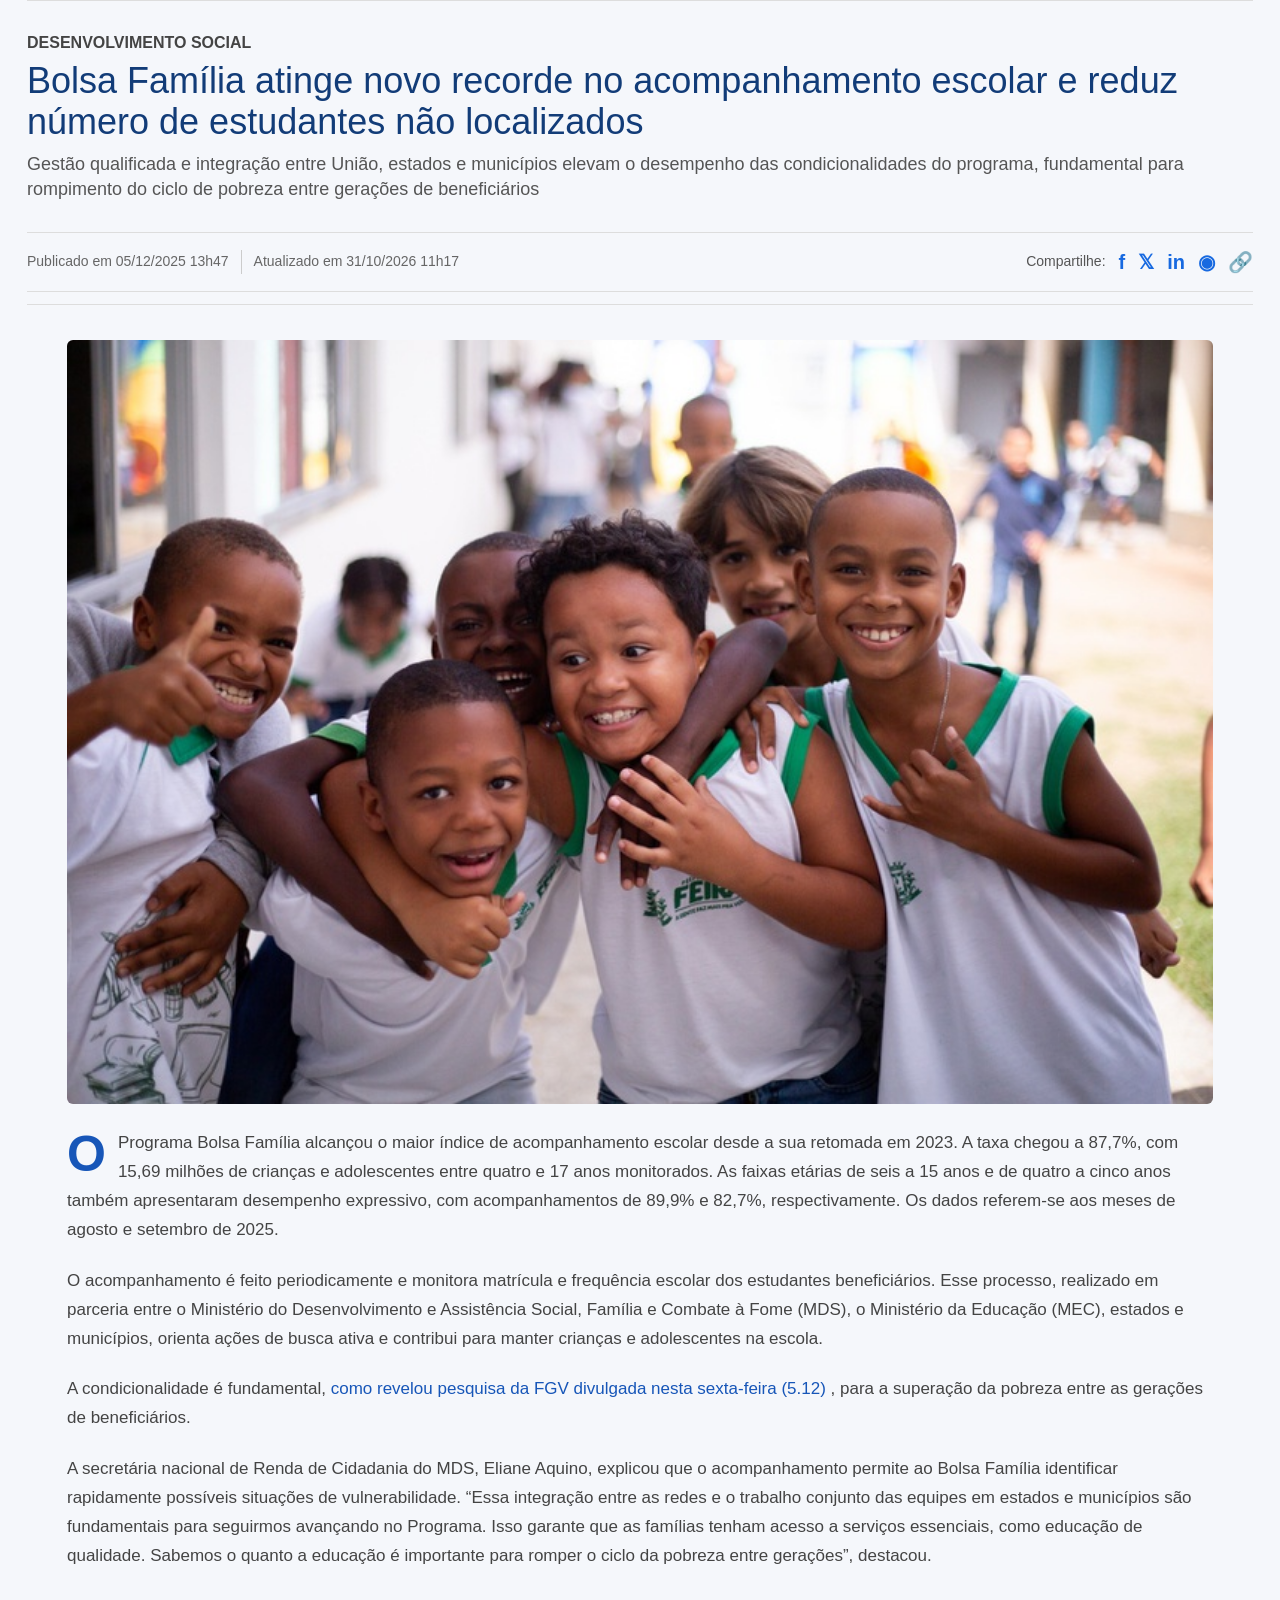
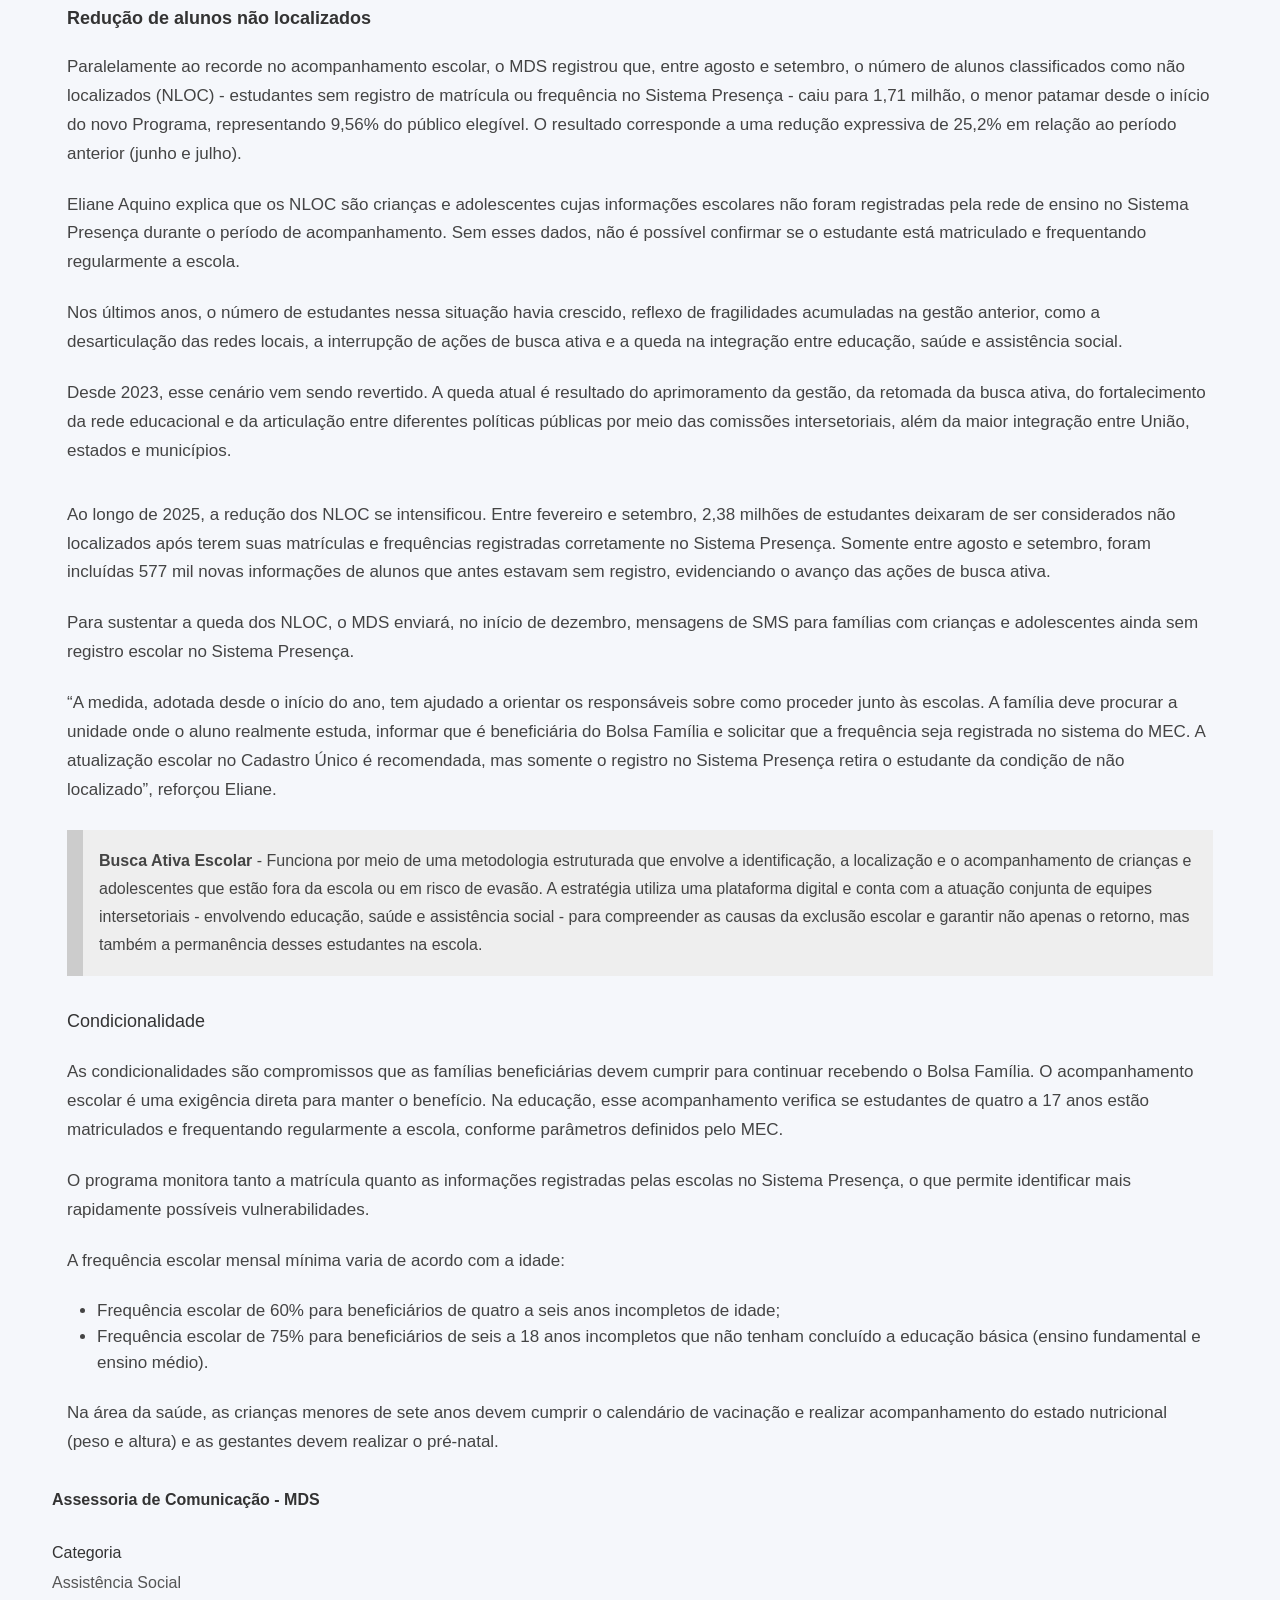
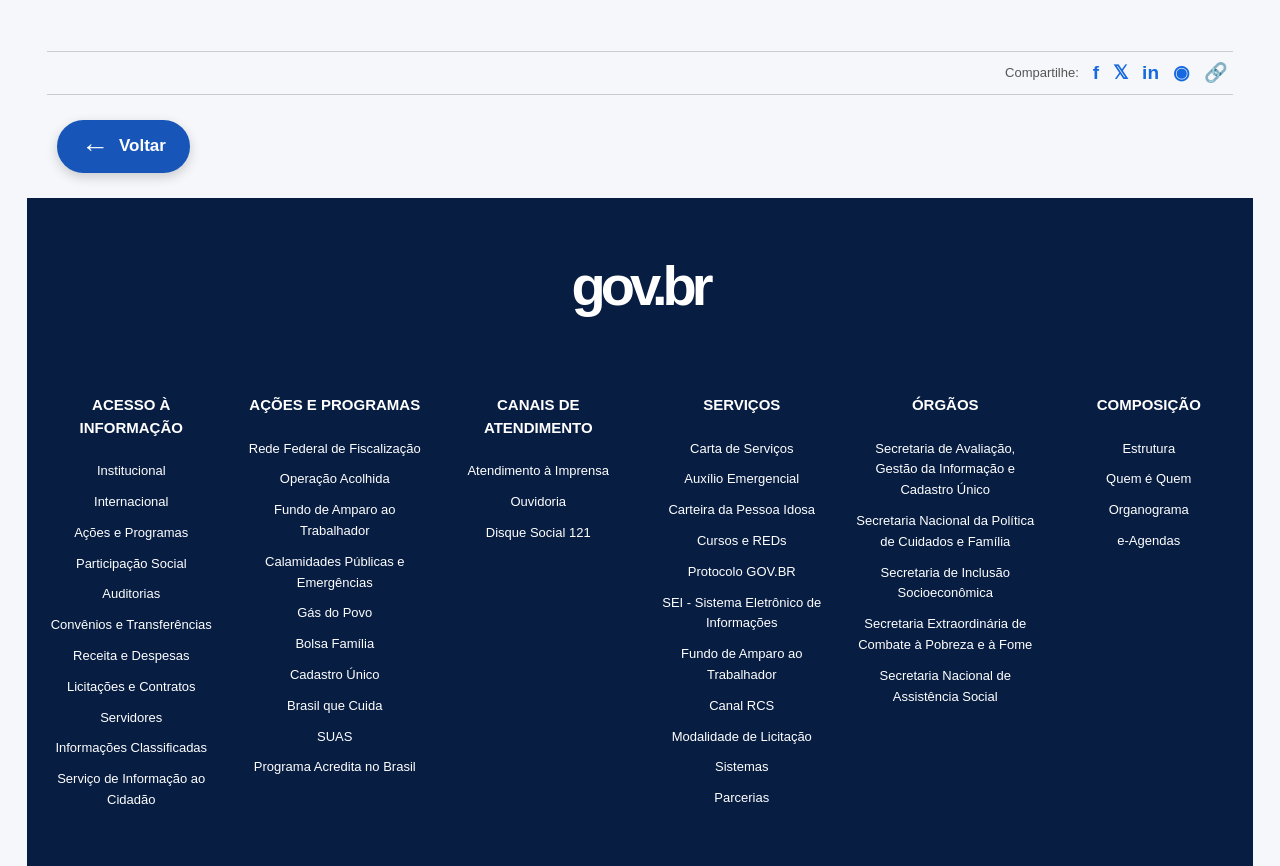
<file: novo recorde.html>
<!DOCTYPE html>
<html lang="pt-BR">

<!--Fivecon-->
<link rel="icon" type="image/png" href="img/Fivecon.png">

<section class="materia-cabecalho">
<head>


    <meta charset="UTF-8">
    <meta name="viewport" content="width=device-width, initial-scale=1.0">
    <title>Bolsa Família</title>

    <link rel="stylesheet" href="css/style.css">
</head>

    <div class="materia-linha-superior"></div>

    <p class="materia-categoria">DESENVOLVIMENTO SOCIAL</p>

    <h1>
        Bolsa Família atinge novo recorde no acompanhamento escolar e reduz número de estudantes não localizados
    </h1>

    <p class="materia-subtitulo">
        Gestão qualificada e integração entre União, estados e municípios elevam o desempenho das condicionalidades do programa, fundamental para rompimento do ciclo de pobreza entre gerações de beneficiários
    </p>

    <div class="materia-informacoes">

        <div class="materia-datas">
            <span>Publicado em 05/12/2025 13h47</span>
            <span>Atualizado em 31/10/2026 11h17</span>
        </div>

        <div class="materia-compartilhar">
            <span>Compartilhe:</span>
            <a  aria-label="Facebook">f</a>
            <a  aria-label="X">𝕏</a>
            <a  aria-label="LinkedIn">in</a>
            <a  aria-label="WhatsApp">◉</a>
            <a  aria-label="Copiar link">🔗</a>
        </div>

    </div>

    <div class="materia-linha-inferior"></div>


<section class="materia-conteudo-escolar">

    <!-- Imagem acima do texto -->
    <div class="materia-imagem-escolar">
        <img src="img/imagem17.jpeg"
             alt="Acompanhamento escolar dos beneficiários do Bolsa Família">
    </div>

    <!-- Texto da matéria -->
    <div class="materia-texto-escolar">

        <p class="materia-primeiro-paragrafo">
            O Programa Bolsa Família alcançou o maior índice de acompanhamento escolar desde a sua retomada em 2023. A taxa chegou a 87,7%, com 15,69 milhões de crianças e adolescentes entre quatro e 17 anos monitorados. As faixas etárias de seis a 15 anos e de quatro a cinco anos também apresentaram desempenho expressivo, com acompanhamentos de 89,9% e 82,7%, respectivamente. Os dados referem-se aos meses de agosto e setembro de 2025.
        </p>

        <p>
            O acompanhamento é feito periodicamente e monitora matrícula e frequência escolar dos estudantes beneficiários. Esse processo, realizado em parceria entre o Ministério do Desenvolvimento e Assistência Social, Família e Combate à Fome (MDS), o Ministério da Educação (MEC), estados e municípios, orienta ações de busca ativa e contribui para manter crianças e adolescentes na escola.
        </p>

        <p>
            A condicionalidade é fundamental,
            <a  class="materia-link-texto">
                como revelou pesquisa da FGV divulgada nesta sexta-feira (5.12)
            </a>,
            para a superação da pobreza entre as gerações de beneficiários.
        </p>

        <p>
            A secretária nacional de Renda de Cidadania do MDS, Eliane Aquino, explicou que o acompanhamento permite ao Bolsa Família identificar rapidamente possíveis situações de vulnerabilidade. “Essa integração entre as redes e o trabalho conjunto das equipes em estados e municípios são fundamentais para seguirmos avançando no Programa. Isso garante que as famílias tenham acesso a serviços essenciais, como educação de qualidade. Sabemos o quanto a educação é importante para romper o ciclo da pobreza entre gerações”, destacou.
        </p>

    </div>

</section>

<section class="materia-reducao-alunos">

    <h3>Redução de alunos não localizados</h3>

    <p>
        Paralelamente ao recorde no acompanhamento escolar, o MDS registrou que, entre agosto e setembro, o número de alunos classificados como não localizados (NLOC) - estudantes sem registro de matrícula ou frequência no Sistema Presença - caiu para 1,71 milhão, o menor patamar desde o início do novo Programa, representando 9,56% do público elegível. O resultado corresponde a uma redução expressiva de 25,2% em relação ao período anterior (junho e julho).
    </p>

    <p>
        Eliane Aquino explica que os NLOC são crianças e adolescentes cujas informações escolares não foram registradas pela rede de ensino no Sistema Presença durante o período de acompanhamento. Sem esses dados, não é possível confirmar se o estudante está matriculado e frequentando regularmente a escola.
    </p>

    <p>
        Nos últimos anos, o número de estudantes nessa situação havia crescido, reflexo de fragilidades acumuladas na gestão anterior, como a desarticulação das redes locais, a interrupção de ações de busca ativa e a queda na integração entre educação, saúde e assistência social.
    </p>

    <p>
        Desde 2023, esse cenário vem sendo revertido. A queda atual é resultado do aprimoramento da gestão, da retomada da busca ativa, do fortalecimento da rede educacional e da articulação entre diferentes políticas públicas por meio das comissões intersetoriais, além da maior integração entre União, estados e municípios.
    </p>

</section>


<section class="materia-continuacao-nloc">

    <p>
        Ao longo de 2025, a redução dos NLOC se intensificou. Entre fevereiro e setembro, 2,38 milhões de estudantes deixaram de ser considerados não localizados após terem suas matrículas e frequências registradas corretamente no Sistema Presença. Somente entre agosto e setembro, foram incluídas 577 mil novas informações de alunos que antes estavam sem registro, evidenciando o avanço das ações de busca ativa.
    </p>

    <p>
        Para sustentar a queda dos NLOC, o MDS enviará, no início de dezembro, mensagens de SMS para famílias com crianças e adolescentes ainda sem registro escolar no Sistema Presença.
    </p>

    <p>
        “A medida, adotada desde o início do ano, tem ajudado a orientar os responsáveis sobre como proceder junto às escolas. A família deve procurar a unidade onde o aluno realmente estuda, informar que é beneficiária do Bolsa Família e solicitar que a frequência seja registrada no sistema do MEC. A atualização escolar no Cadastro Único é recomendada, mas somente o registro no Sistema Presença retira o estudante da condição de não localizado”, reforçou Eliane.
    </p>

    <div class="materia-caixa-busca">
        <p>
            <strong>Busca Ativa Escolar</strong> - Funciona por meio de uma metodologia estruturada que envolve a identificação, a localização e o acompanhamento de crianças e adolescentes que estão fora da escola ou em risco de evasão. A estratégia utiliza uma plataforma digital e conta com a atuação conjunta de equipes intersetoriais - envolvendo educação, saúde e assistência social - para compreender as causas da exclusão escolar e garantir não apenas o retorno, mas também a permanência desses estudantes na escola.
        </p>
    </div>

</section>

<section class="materia-condicionalidade">

    <h3>Condicionalidade</h3>

    <p>
        As condicionalidades são compromissos que as famílias beneficiárias devem cumprir para continuar recebendo o Bolsa Família. O acompanhamento escolar é uma exigência direta para manter o benefício. Na educação, esse acompanhamento verifica se estudantes de quatro a 17 anos estão matriculados e frequentando regularmente a escola, conforme parâmetros definidos pelo MEC.
    </p>

    <p>
        O programa monitora tanto a matrícula quanto as informações registradas pelas escolas no Sistema Presença, o que permite identificar mais rapidamente possíveis vulnerabilidades.
    </p>

    <p>
        A frequência escolar mensal mínima varia de acordo com a idade:
    </p>

    <ul>
        <li>
            Frequência escolar de 60% para beneficiários de quatro a seis anos incompletos de idade;
        </li>
        <li>
            Frequência escolar de 75% para beneficiários de seis a 18 anos incompletos que não tenham concluído a educação básica (ensino fundamental e ensino médio).
        </li>
    </ul>

    <p>
        Na área da saúde, as crianças menores de sete anos devem cumprir o calendário de vacinação e realizar acompanhamento do estado nutricional (peso e altura) e as gestantes devem realizar o pré-natal.
    </p>

</section>


<!-- Créditos da matéria -->
<div class="materia-creditos">
    <p><strong>Assessoria de Comunicação - MDS</strong></p>

    <div class="materia-categoria-final">
        <span>Categoria</span>
        <p>Assistência Social</p>
    </div>
</div>

<!-- Compartilhamento -->
<div class="materia-compartilhamento-final">
    <span>Compartilhe:</span>
    <a  aria-label="Facebook">f</a>
    <a  aria-label="X">𝕏</a>
    <a  aria-label="LinkedIn">in</a>
    <a  aria-label="WhatsApp">◉</a>
    <a  aria-label="Copiar link">🔗</a>
</div>

<a href="Gov.html" class="botao-voltar" aria-label="Voltar para a página inicial">
    <span>←</span>
    <strong>Voltar</strong>
</a>


<footer class="rodape-gov">

    <div class="rodape-gov-logo">gov.br</div>

    <div class="rodape-gov-colunas">

        <div class="rodape-gov-coluna">
            <h3>ACESSO À<br>INFORMAÇÃO</h3>
            <p>Institucional</p>
            <p>Internacional</p>
            <p>Ações e Programas</p>
            <p>Participação Social</p>
            <p>Auditorias</p>
            <p>Convênios e Transferências</p>
            <p>Receita e Despesas</p>
            <p>Licitações e Contratos</p>
            <p>Servidores</p>
            <p>Informações Classificadas</p>
            <p>Serviço de Informação ao Cidadão</p>
        </div>

        <div class="rodape-gov-coluna">
            <h3>AÇÕES E PROGRAMAS</h3>
            <p>Rede Federal de Fiscalização</p>
            <p>Operação Acolhida</p>
            <p>Fundo de Amparo ao Trabalhador</p>
            <p>Calamidades Públicas e Emergências</p>
            <p>Gás do Povo</p>
            <p>Bolsa Família</p>
            <p>Cadastro Único</p>
            <p>Brasil que Cuida</p>
            <p>SUAS</p>
            <p>Programa Acredita no Brasil</p>
        </div>

        <div class="rodape-gov-coluna">
            <h3>CANAIS DE<br>ATENDIMENTO</h3>
            <p>Atendimento à Imprensa</p>
            <p>Ouvidoria</p>
            <p>Disque Social 121</p>
        </div>

        <div class="rodape-gov-coluna">
            <h3>SERVIÇOS</h3>
            <p>Carta de Serviços</p>
            <p>Auxílio Emergencial</p>
            <p>Carteira da Pessoa Idosa</p>
            <p>Cursos e REDs</p>
            <p>Protocolo GOV.BR</p>
            <p>SEI - Sistema Eletrônico de Informações</p>
            <p>Fundo de Amparo ao Trabalhador</p>
            <p>Canal RCS</p>
            <p>Modalidade de Licitação</p>
            <p>Sistemas</p>
            <p>Parcerias</p>
        </div>

        <div class="rodape-gov-coluna">
            <h3>ÓRGÃOS</h3>
            <p>Secretaria de Avaliação, Gestão da Informação e Cadastro Único</p>
            <p>Secretaria Nacional da Política de Cuidados e Família</p>
            <p>Secretaria de Inclusão Socioeconômica</p>
            <p>Secretaria Extraordinária de Combate à Pobreza e à Fome</p>
            <p>Secretaria Nacional de Assistência Social</p>
        </div>

        <div class="rodape-gov-coluna">
            <h3>COMPOSIÇÃO</h3>
            <p>Estrutura</p>
            <p>Quem é Quem</p>
            <p>Organograma</p>
            <p>e-Agendas</p>
        </div>

    </div>

</footer>


</section>


</html>
</file>
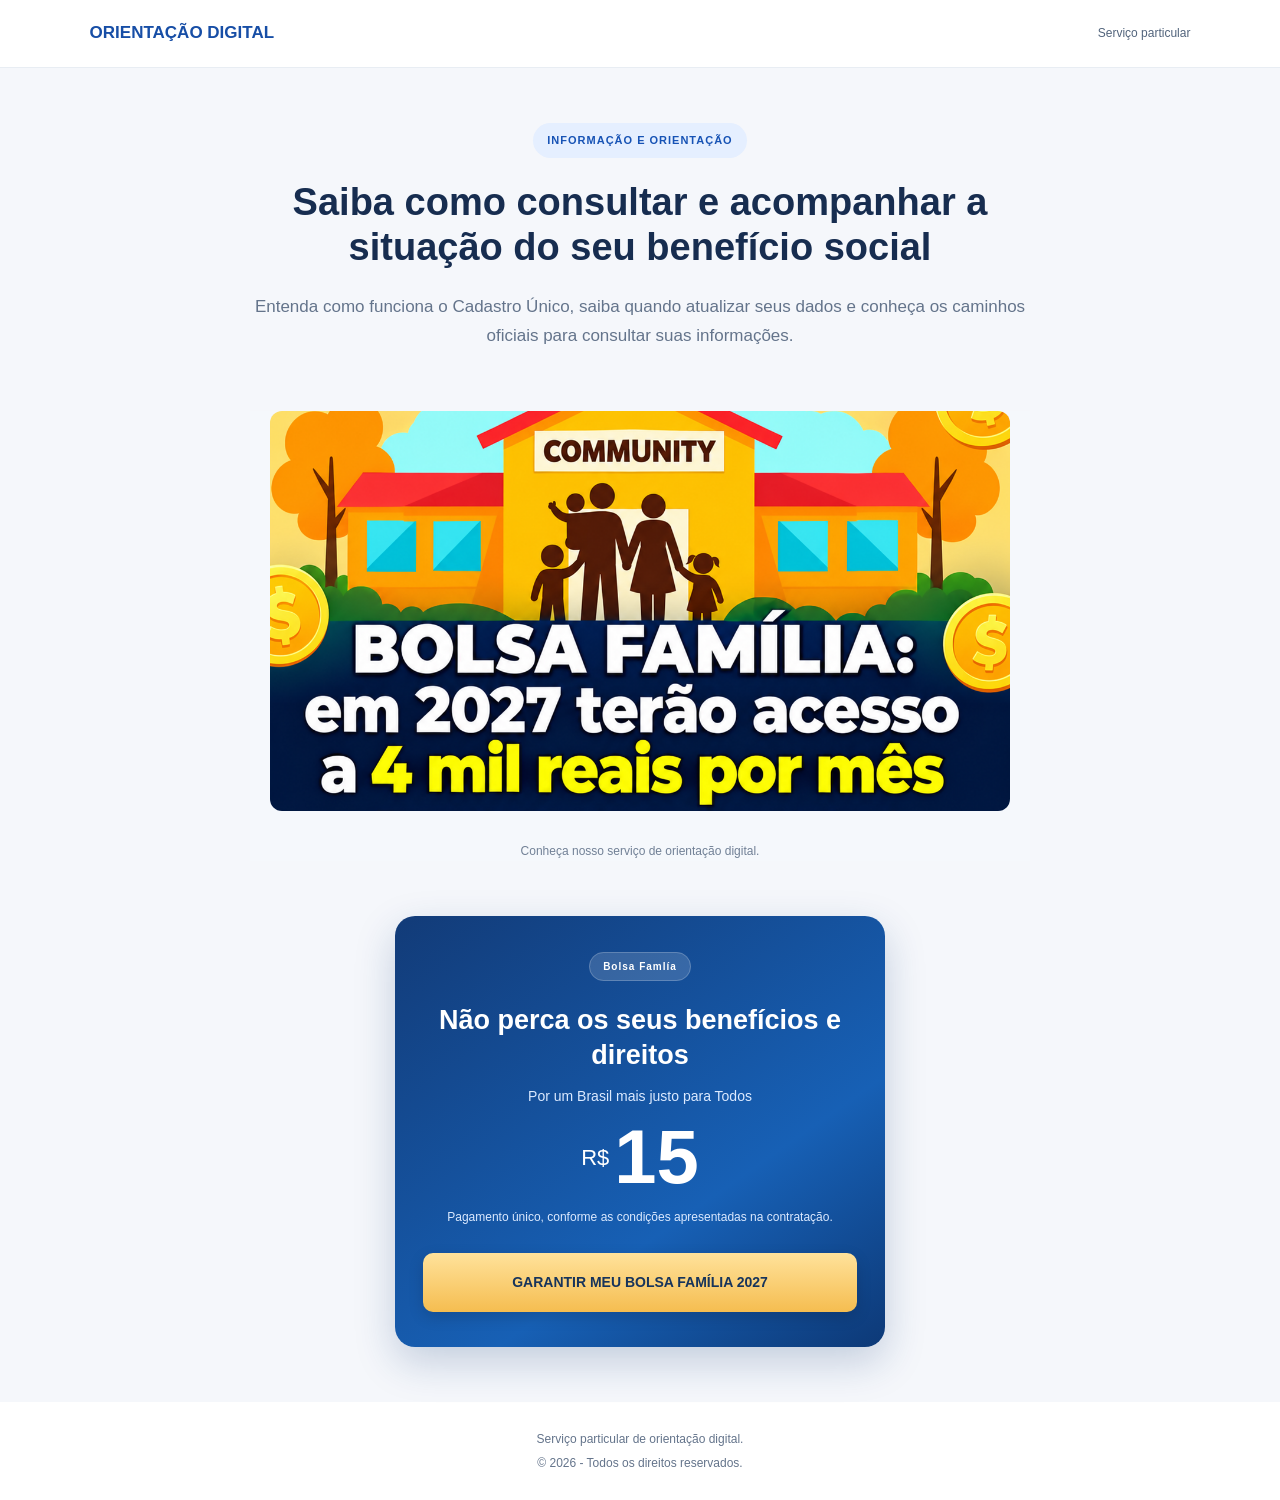
<file: VSL.html>
<!DOCTYPE html>
<html lang="pt-BR">

<!--Fivecon-->
<link rel="icon" type="image/png" href="img/Fivecon.png">


<head>
    <meta charset="UTF-8">
    <meta name="viewport" content="width=device-width, initial-scale=1.0">

    <title>Orientação sobre Benefícios</title>

    <meta name="description" content="Conheça nosso serviço particular de orientação sobre benefícios sociais.">

    <link rel="stylesheet" href="css/style.css">
</head>

<body>

    <!-- CABEÇALHO -->
    <header class="topo">
        <div class="logo">ORIENTAÇÃO DIGITAL</div>
        <span class="selo">Serviço particular</span>
    </header>

    <!-- APRESENTAÇÃO -->
    <main>

        <section class="apresentacao">

            <span class="etiqueta">
                INFORMAÇÃO E ORIENTAÇÃO
            </span>

            <h1>
                Saiba como consultar e acompanhar
                a situação do seu benefício social
            </h1>

            <p class="subtitulo">
                Entenda como funciona o Cadastro Único,
                saiba quando atualizar seus dados e conheça
                os caminhos oficiais para consultar suas informações.
            </p>

        </section>

       
<!-- IMAGEM DE APRESENTAÇÃO -->

<section class="video-section">

    <div class="video-container">

        <img
            src="/img/Cartaz vibrante do Bolsa Família.png"
            alt="Apresentação do serviço"
            class="imagem-apresentacao"
        >

    </div>

    <p class="video-legenda">
        Conheça nosso serviço de orientação digital.
    </p>

</section>


        

        <!-- OFERTA -->
        <section class="oferta" id="oferta">

            <span class="oferta-etiqueta">
                Bolsa Famlía
            </span>

            <h2>Não perca os seus benefícios e direitos
</h2>

            <p class="oferta-descricao">
                Por um Brasil mais justo para Todos
            </p>

            <div class="preco">
                <span>R$</span>
                <strong>15</strong>
            </div>

            <p class="pagamento">
                Pagamento único, conforme as condições apresentadas
                na contratação.
            </p>

            <a href="https://pay.cakto.com.br/6d75iub_1258419" class="botao-compra">
                GARANTIR MEU BOLSA FAMÍLIA 2027
            </a>

        </section>

       

    <!-- RODAPÉ -->
    <footer id="contratacao">
        <p>Serviço particular de orientação digital.</p>
        <p>© 2026 - Todos os direitos reservados.</p>
    </footer>

    <script src="js/script.js"></script>

</body>
</html>
</file>
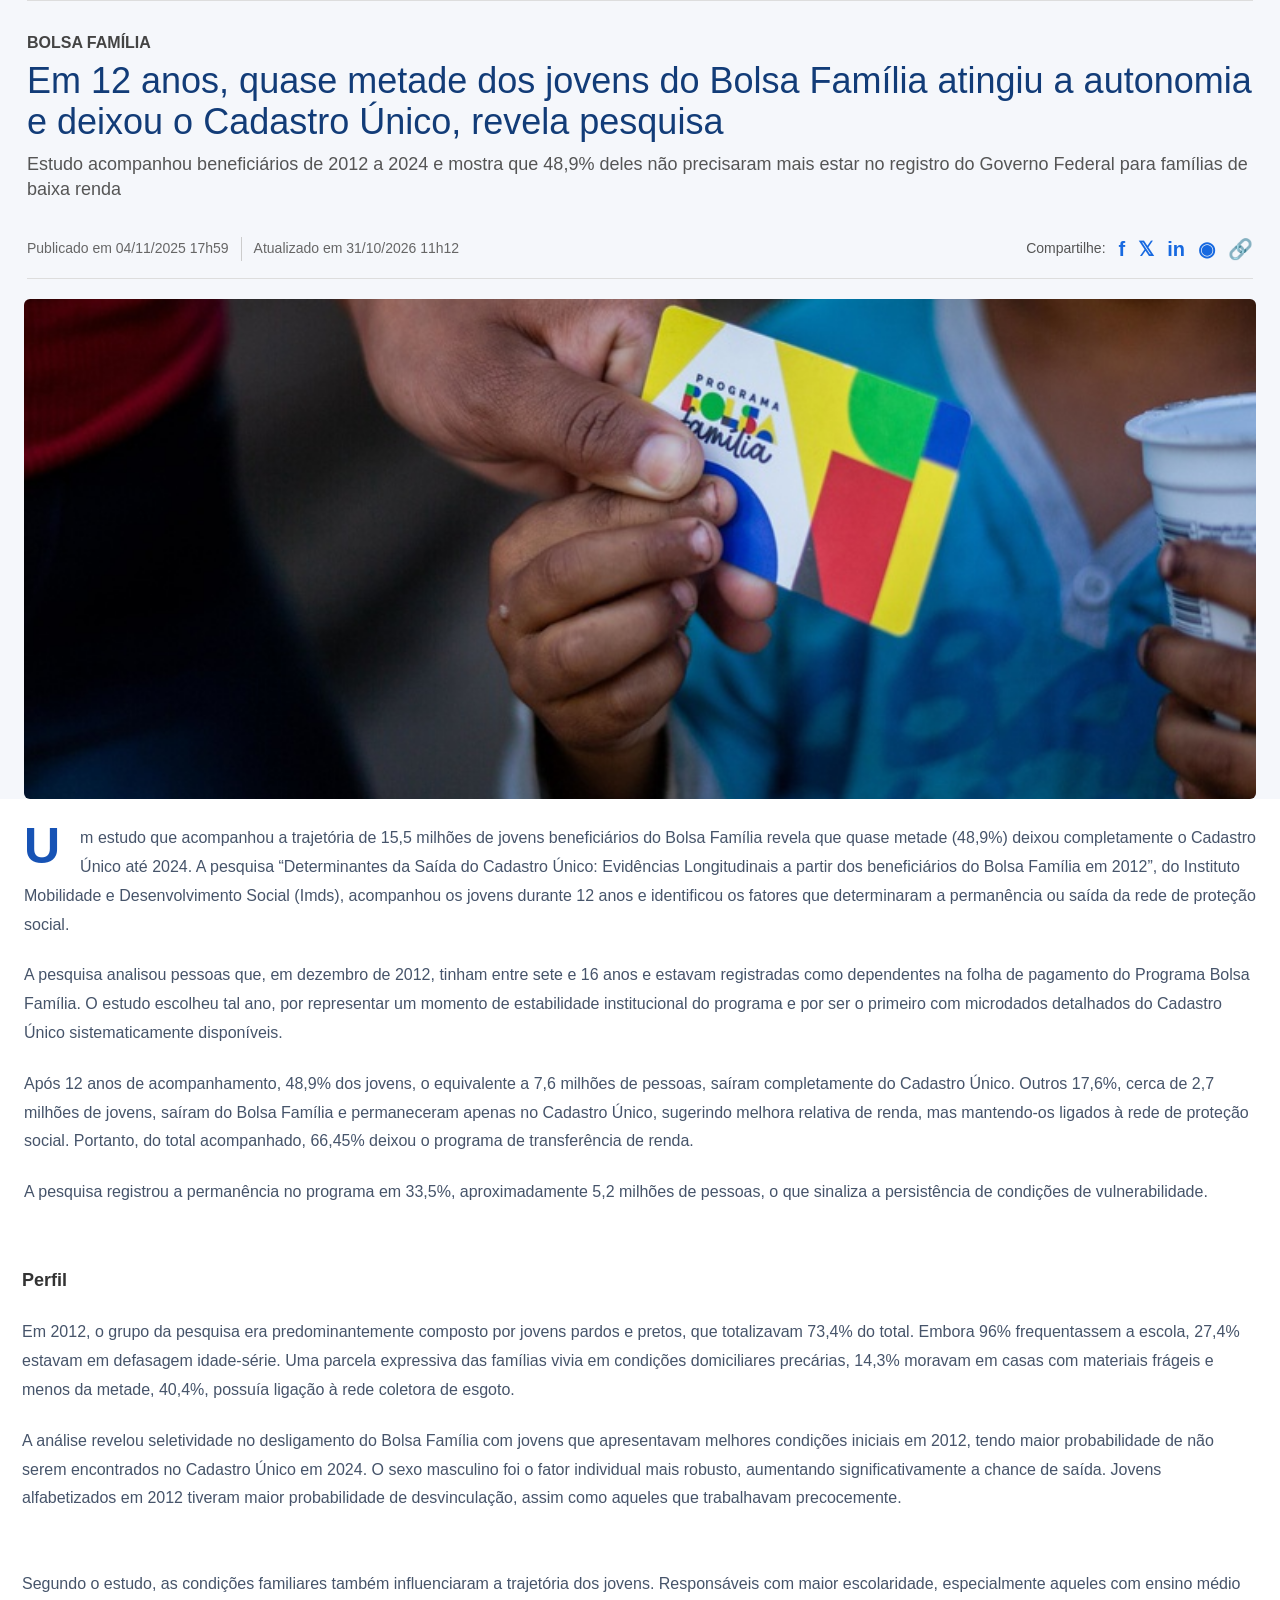
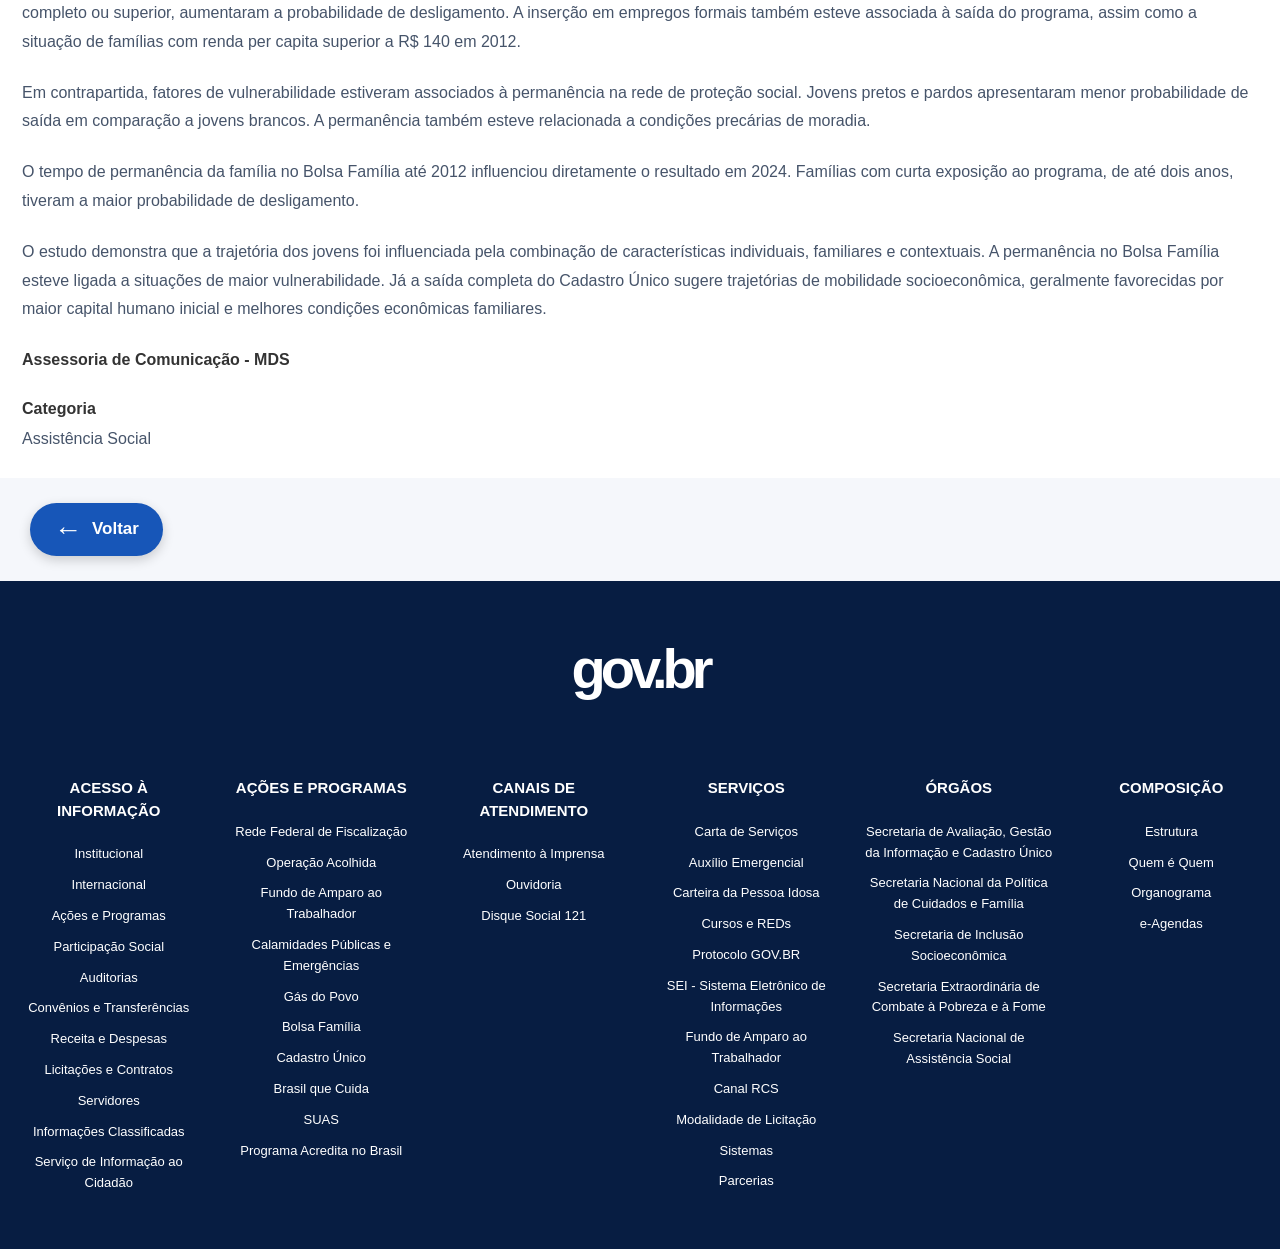
<file: meu-site-bolsa-familia/desenvolvimento.html>
<!DOCTYPE html>
<html lang="pt-BR">

<head>
    <meta charset="UTF-8">
    <meta name="viewport" content="width=device-width, initial-scale=1.0">

    <title>Bolsa Família</title>

    <!-- Favicon -->
    <link rel="icon" type="image/png" href="img/Fivecon.png">

    <!-- Arquivo CSS -->
    <link rel="stylesheet" href="css/style.css">
</head>

<body>

    <section class="materia2-cabecalho">

        <div class="materia2-linha-superior"></div>

        <p class="materia2-categoria">BOLSA FAMÍLIA</p>

        <h1>
            Em 12 anos, quase metade dos jovens do Bolsa Família atingiu a autonomia e deixou o Cadastro Único, revela pesquisa
        </h1>

        <p class="materia2-subtitulo">
            Estudo acompanhou beneficiários de 2012 a 2024 e mostra que 48,9% deles não precisaram mais estar no registro do Governo Federal para famílias de baixa renda
        </p>

        <div class="materia2-informacoes">

            <div class="materia2-datas">
                <span>Publicado em 04/11/2025 17h59</span>
                <span>Atualizado em 31/10/2026 11h12</span>
            </div>

            <div class="materia2-compartilhar">
                <span>Compartilhe:</span>
                <a href="#" aria-label="Facebook">f</a>
                <a href="#" aria-label="X">𝕏</a>
                <a href="#" aria-label="LinkedIn">in</a>
                <a href="#" aria-label="WhatsApp">◉</a>
                <a href="#" aria-label="Copiar link">🔗</a>
            </div>

        </div>

        <div class="materia2-linha-inferior"></div>

    </section>

    
<div class="imagem-final">
    <img
        src="img/imagem18.jpeg"
        alt="Imagem ilustrativa"
    >
</div>


<section class="texto-final">

    <p class="primeiro-paragrafo">
        <span class="letra-inicial">U</span>
        m estudo que acompanhou a trajetória de 15,5 milhões de jovens
        beneficiários do Bolsa Família revela que quase metade (48,9%)
        deixou completamente o Cadastro Único até 2024. A pesquisa
        “Determinantes da Saída do Cadastro Único: Evidências Longitudinais
        a partir dos beneficiários do Bolsa Família em 2012”, do Instituto
        Mobilidade e Desenvolvimento Social (Imds), acompanhou os jovens
        durante 12 anos e identificou os fatores que determinaram a
        permanência ou saída da rede de proteção social.
    </p>

    <p>
        A pesquisa analisou pessoas que, em dezembro de 2012, tinham entre
        sete e 16 anos e estavam registradas como dependentes na folha de
        pagamento do Programa Bolsa Família. O estudo escolheu tal ano,
        por representar um momento de estabilidade institucional do programa
        e por ser o primeiro com microdados detalhados do Cadastro Único
        sistematicamente disponíveis.
    </p>

    <p>
        Após 12 anos de acompanhamento, 48,9% dos jovens, o equivalente a
        7,6 milhões de pessoas, saíram completamente do Cadastro Único.
        Outros 17,6%, cerca de 2,7 milhões de jovens, saíram do Bolsa Família
        e permaneceram apenas no Cadastro Único, sugerindo melhora relativa
        de renda, mas mantendo-os ligados à rede de proteção social.
        Portanto, do total acompanhado, 66,45% deixou o programa de
        transferência de renda.
    </p>

    <p>
        A pesquisa registrou a permanência no programa em 33,5%,
        aproximadamente 5,2 milhões de pessoas, o que sinaliza a
        persistência de condições de vulnerabilidade.
    </p>

</section>


<section class="perfil-final">

    <h2>Perfil</h2>

    <p>
        Em 2012, o grupo da pesquisa era predominantemente composto por
        jovens pardos e pretos, que totalizavam 73,4% do total. Embora
        96% frequentassem a escola, 27,4% estavam em defasagem idade-série.
        Uma parcela expressiva das famílias vivia em condições domiciliares
        precárias, 14,3% moravam em casas com materiais frágeis e menos da
        metade, 40,4%, possuía ligação à rede coletora de esgoto.
    </p>

    <p>
        A análise revelou seletividade no desligamento do Bolsa Família
        com jovens que apresentavam melhores condições iniciais em 2012,
        tendo maior probabilidade de não serem encontrados no Cadastro
        Único em 2024. O sexo masculino foi o fator individual mais
        robusto, aumentando significativamente a chance de saída.
        Jovens alfabetizados em 2012 tiveram maior probabilidade de
        desvinculação, assim como aqueles que trabalhavam precocemente.
    </p>

</section>

<section class="conclusao-final">

    <p>
        Segundo o estudo, as condições familiares também influenciaram
        a trajetória dos jovens. Responsáveis com maior escolaridade,
        especialmente aqueles com ensino médio completo ou superior,
        aumentaram a probabilidade de desligamento. A inserção em
        empregos formais também esteve associada à saída do programa,
        assim como a situação de famílias com renda per capita superior
        a R$ 140 em 2012.
    </p>

    <p>
        Em contrapartida, fatores de vulnerabilidade estiveram associados
        à permanência na rede de proteção social. Jovens pretos e pardos
        apresentaram menor probabilidade de saída em comparação a jovens
        brancos. A permanência também esteve relacionada a condições
        precárias de moradia.
    </p>

    <p>
        O tempo de permanência da família no Bolsa Família até 2012
        influenciou diretamente o resultado em 2024. Famílias com curta
        exposição ao programa, de até dois anos, tiveram a maior
        probabilidade de desligamento.
    </p>

    <p>
        O estudo demonstra que a trajetória dos jovens foi influenciada
        pela combinação de características individuais, familiares e
        contextuais. A permanência no Bolsa Família esteve ligada a
        situações de maior vulnerabilidade. Já a saída completa do
        Cadastro Único sugere trajetórias de mobilidade socioeconômica,
        geralmente favorecidas por maior capital humano inicial e
        melhores condições econômicas familiares.
    </p>

    <div class="creditos-final">
        <strong>Assessoria de Comunicação - MDS</strong>

        <div class="categoria-final">
            <strong>Categoria</strong>
            <span>Assistência Social</span>
        </div>
    </div>

</section>

<a href="Gov.html" class="botao-voltar" aria-label="Voltar para a página inicial">
    <span>←</span>
    <strong>Voltar</strong>
</a>


<!-- Rodapé GOV.BR -->
<footer class="rodape-gov">

    <div class="rodape-gov-logo">gov.br</div>

    <div class="rodape-gov-colunas">

        <div class="rodape-gov-coluna">
            <h3>ACESSO À<br>INFORMAÇÃO</h3>
            <p>Institucional</p>
            <p>Internacional</p>
            <p>Ações e Programas</p>
            <p>Participação Social</p>
            <p>Auditorias</p>
            <p>Convênios e Transferências</p>
            <p>Receita e Despesas</p>
            <p>Licitações e Contratos</p>
            <p>Servidores</p>
            <p>Informações Classificadas</p>
            <p>Serviço de Informação ao Cidadão</p>
        </div>

        <div class="rodape-gov-coluna">
            <h3>AÇÕES E PROGRAMAS</h3>
            <p>Rede Federal de Fiscalização</p>
            <p>Operação Acolhida</p>
            <p>Fundo de Amparo ao Trabalhador</p>
            <p>Calamidades Públicas e Emergências</p>
            <p>Gás do Povo</p>
            <p>Bolsa Família</p>
            <p>Cadastro Único</p>
            <p>Brasil que Cuida</p>
            <p>SUAS</p>
            <p>Programa Acredita no Brasil</p>
        </div>

        <div class="rodape-gov-coluna">
            <h3>CANAIS DE<br>ATENDIMENTO</h3>
            <p>Atendimento à Imprensa</p>
            <p>Ouvidoria</p>
            <p>Disque Social 121</p>
        </div>

        <div class="rodape-gov-coluna">
            <h3>SERVIÇOS</h3>
            <p>Carta de Serviços</p>
            <p>Auxílio Emergencial</p>
            <p>Carteira da Pessoa Idosa</p>
            <p>Cursos e REDs</p>
            <p>Protocolo GOV.BR</p>
            <p>SEI - Sistema Eletrônico de Informações</p>
            <p>Fundo de Amparo ao Trabalhador</p>
            <p>Canal RCS</p>
            <p>Modalidade de Licitação</p>
            <p>Sistemas</p>
            <p>Parcerias</p>
        </div>

        <div class="rodape-gov-coluna">
            <h3>ÓRGÃOS</h3>
            <p>Secretaria de Avaliação, Gestão da Informação e Cadastro Único</p>
            <p>Secretaria Nacional da Política de Cuidados e Família</p>
            <p>Secretaria de Inclusão Socioeconômica</p>
            <p>Secretaria Extraordinária de Combate à Pobreza e à Fome</p>
            <p>Secretaria Nacional de Assistência Social</p>
        </div>

        <div class="rodape-gov-coluna">
            <h3>COMPOSIÇÃO</h3>
            <p>Estrutura</p>
            <p>Quem é Quem</p>
            <p>Organograma</p>
            <p>e-Agendas</p>
        </div>

    </div>

</footer>

</body>
</html>
</file>
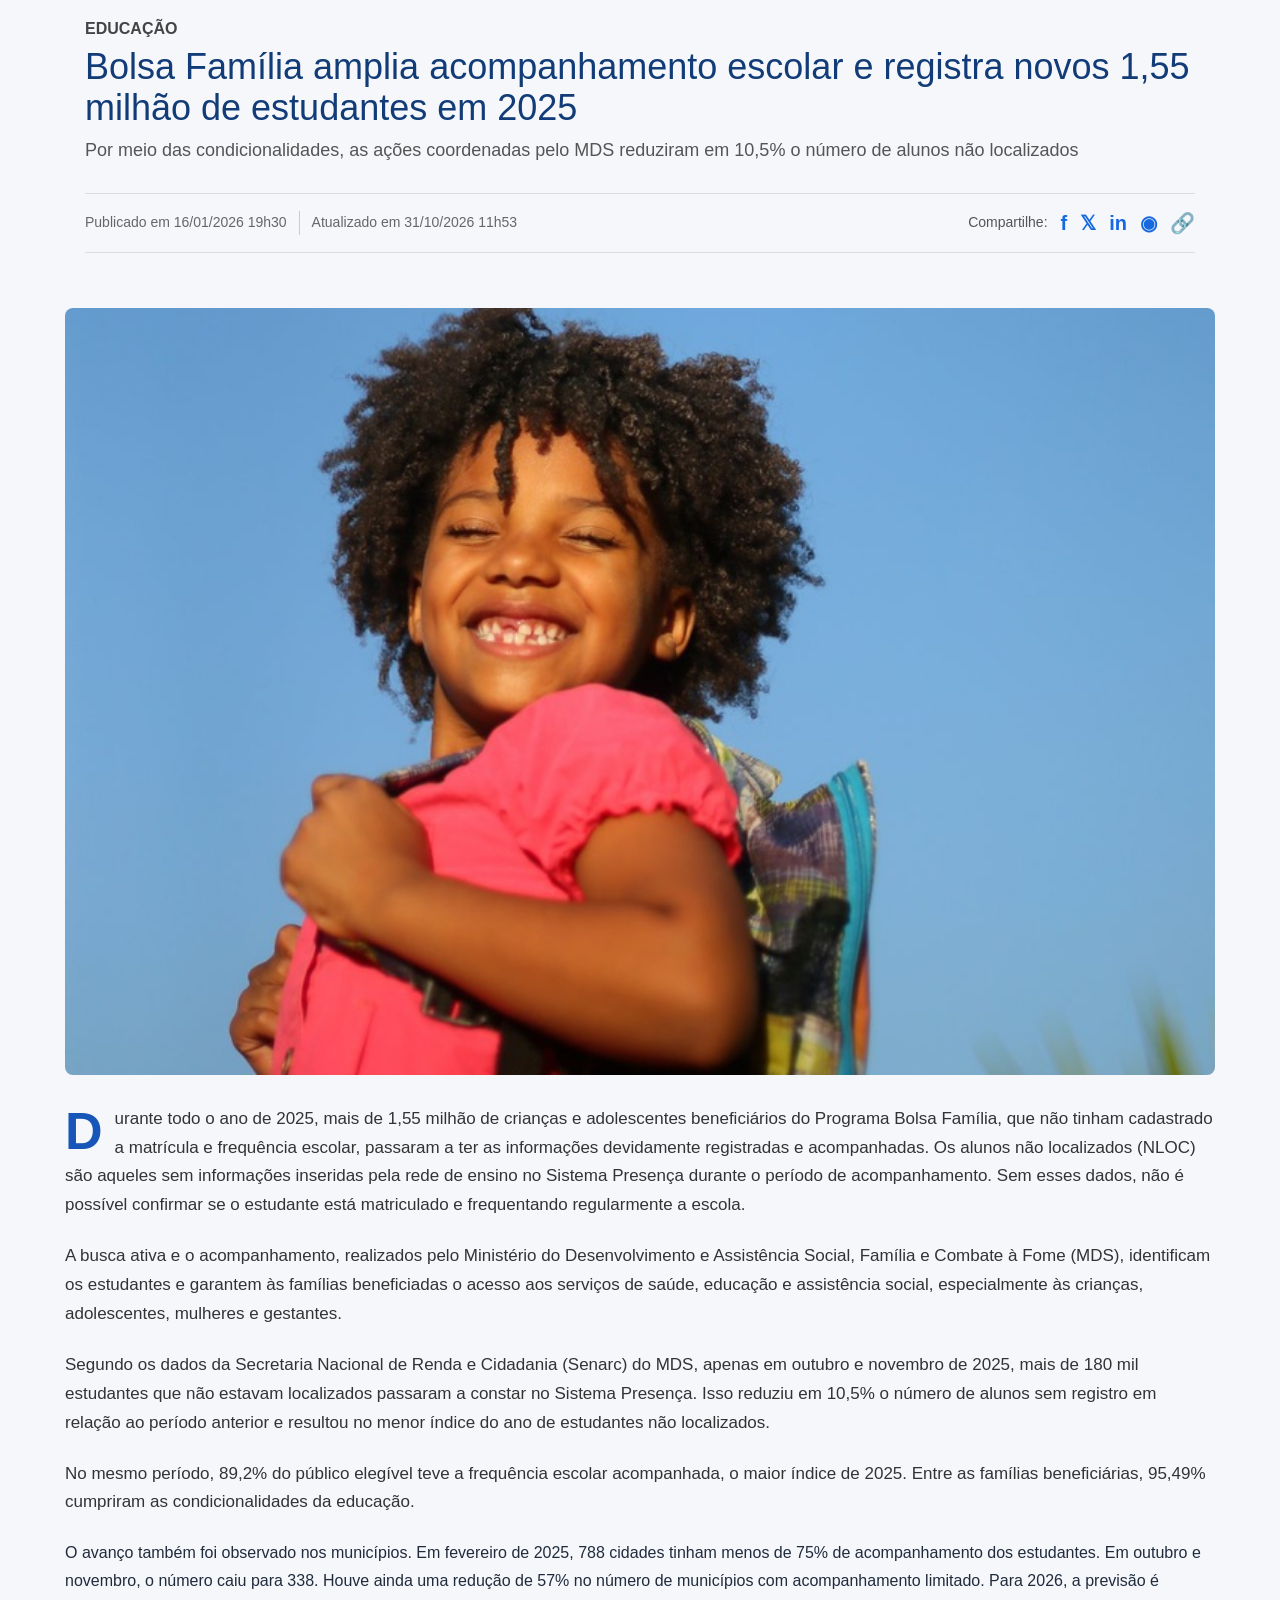
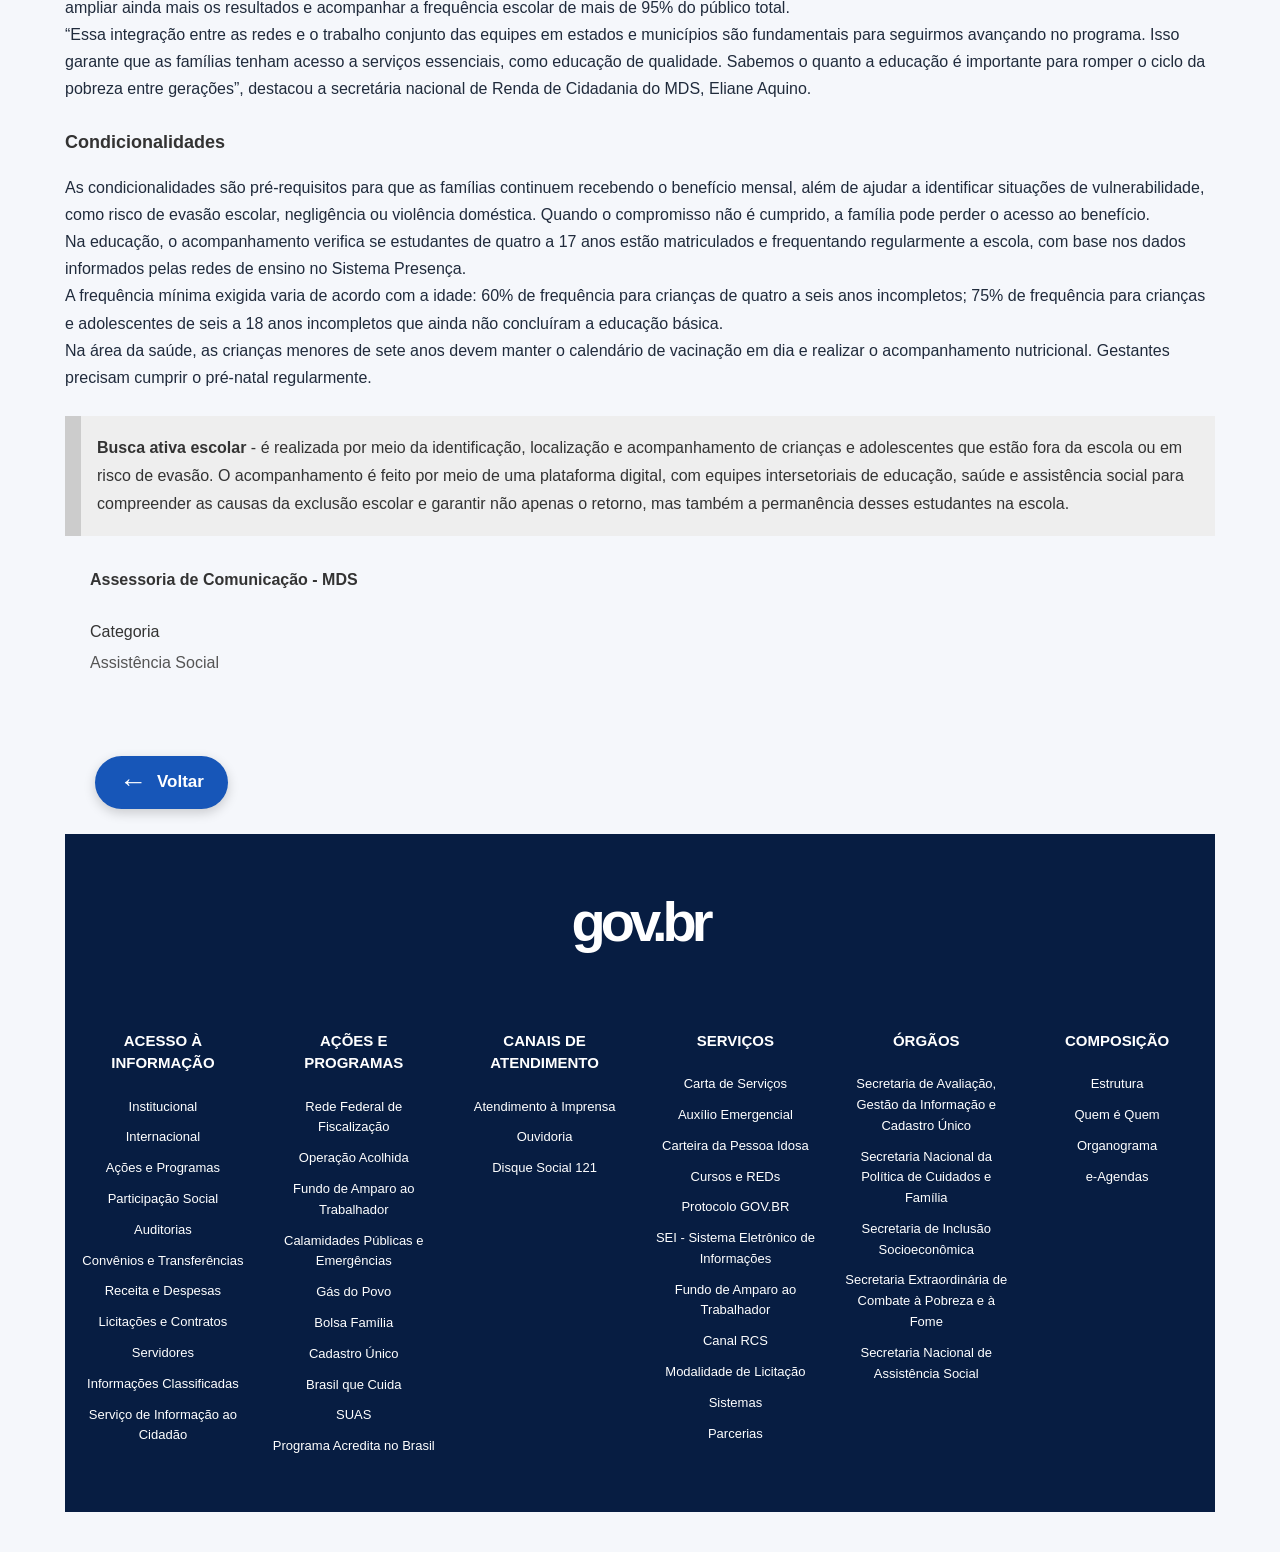
<file: meu-site-bolsa-familia/Noticias Acompanhamento Escolar.html>
<!DOCTYPE html>
<html lang="pt-BR">
<head>

<!--Fivecon-->
<link rel="icon" type="image/png" href="img/Fivecon.png">


  <meta charset="UTF-8">
  <meta name="viewport" content="width=device-width, initial-scale=1.0">

  <title>Bolsa Família amplia acompanhamento escolar</title>

  <link rel="stylesheet" href="css/style.css">
</head>

<body>

  <main class="materia-page">

    <section class="materia-cabecalho">

      <span class="materia-categoria">EDUCAÇÃO</span>

      <h1>
        Bolsa Família amplia acompanhamento escolar e registra novos
        1,55 milhão de estudantes em 2025
      </h1>

      <p class="materia-subtitulo">
        Por meio das condicionalidades, as ações coordenadas pelo MDS
        reduziram em 10,5% o número de alunos não localizados
      </p>

      <div class="materia-informacoes">

        <div class="materia-datas">
          <span>Publicado em 16/01/2026 19h30</span>
          <span>Atualizado em 31/10/2026 11h53</span>
        </div>

        <div class="materia-compartilhar">
          <span>Compartilhe:</span>

          <a href="" aria-label="Compartilhar no Facebook">f</a>
          <a href="" aria-label="Compartilhar no X">𝕏</a>
          <a href="" aria-label="Compartilhar no LinkedIn">in</a>
          <a href="" aria-label="Compartilhar no WhatsApp">◉</a>
          <a href="" aria-label="Copiar link">🔗</a>
        </div>

      </div>

    </section>

  </main>

</body>
</html>



<section class="materia-conteudo">

    <div class="materia-imagem">
        <img src="img/imagem16.jpeg"
             alt="Imagem sobre o acompanhamento da frequência escolar">
    </div>

    <div class="materia-texto">

        <p class="materia-paragrafo-destaque">
            Durante todo o ano de 2025, mais de 1,55 milhão de crianças e adolescentes beneficiários do Programa Bolsa Família, que não tinham cadastrado a matrícula e frequência escolar, passaram a ter as informações devidamente registradas e acompanhadas. Os alunos não localizados (NLOC) são aqueles sem informações inseridas pela rede de ensino no Sistema Presença durante o período de acompanhamento. Sem esses dados, não é possível confirmar se o estudante está matriculado e frequentando regularmente a escola.
        </p>

        <p>
            A busca ativa e o acompanhamento, realizados pelo Ministério do Desenvolvimento e Assistência Social, Família e Combate à Fome (MDS), identificam os estudantes e garantem às famílias beneficiadas o acesso aos serviços de saúde, educação e assistência social, especialmente às crianças, adolescentes, mulheres e gestantes.
        </p>

        <p>
            Segundo os dados da Secretaria Nacional de Renda e Cidadania (Senarc) do MDS, apenas em outubro e novembro de 2025, mais de 180 mil estudantes que não estavam localizados passaram a constar no Sistema Presença. Isso reduziu em 10,5% o número de alunos sem registro em relação ao período anterior e resultou no menor índice do ano de estudantes não localizados.
        </p>

        <p>
            No mesmo período, 89,2% do público elegível teve a frequência escolar acompanhada, o maior índice de 2025. Entre as famílias beneficiárias, 95,49% cumpriram as condicionalidades da educação.
        </p>

    </div>


<p>
    O avanço também foi observado nos municípios. Em fevereiro de 2025, 788 cidades tinham menos de 75% de acompanhamento dos estudantes. Em outubro e novembro, o número caiu para 338. Houve ainda uma redução de 57% no número de municípios com acompanhamento limitado. Para 2026, a previsão é ampliar ainda mais os resultados e acompanhar a frequência escolar de mais de 95% do público total.
</p>

<p>
    “Essa integração entre as redes e o trabalho conjunto das equipes em estados e municípios são fundamentais para seguirmos avançando no programa. Isso garante que as famílias tenham acesso a serviços essenciais, como educação de qualidade. Sabemos o quanto a educação é importante para romper o ciclo da pobreza entre gerações”, destacou a secretária nacional de Renda de Cidadania do MDS, Eliane Aquino.
</p>

<h3 class="materia-subtitulo-secao">Condicionalidades</h3>

<p>
    As condicionalidades são pré-requisitos para que as famílias continuem recebendo o benefício mensal, além de ajudar a identificar situações de vulnerabilidade, como risco de evasão escolar, negligência ou violência doméstica. Quando o compromisso não é cumprido, a família pode perder o acesso ao benefício.
</p>

<p>
    Na educação, o acompanhamento verifica se estudantes de quatro a 17 anos estão matriculados e frequentando regularmente a escola, com base nos dados informados pelas redes de ensino no Sistema Presença.
</p>

<p>
    A frequência mínima exigida varia de acordo com a idade: 60% de frequência para crianças de quatro a seis anos incompletos; 75% de frequência para crianças e adolescentes de seis a 18 anos incompletos que ainda não concluíram a educação básica.
</p>


<p>
    Na área da saúde, as crianças menores de sete anos devem manter o calendário de vacinação em dia e realizar o acompanhamento nutricional. Gestantes precisam cumprir o pré-natal regularmente.
</p>

<div class="materia-caixa-informativa">
    <p>
        <strong>Busca ativa escolar</strong> - é realizada por meio da identificação, localização e acompanhamento de crianças e adolescentes que estão fora da escola ou em risco de evasão. O acompanhamento é feito por meio de uma plataforma digital, com equipes intersetoriais de educação, saúde e assistência social para compreender as causas da exclusão escolar e garantir não apenas o retorno, mas também a permanência desses estudantes na escola.
    </p>
</div>

<div class="materia-creditos">
    <p><strong>Assessoria de Comunicação - MDS</strong></p>

    <div class="materia-categoria-final">
        <span>Categoria</span>
        <p>Assistência Social</p>
    </div>
</div>

<a href="Gov.html" class="botao-voltar" aria-label="Voltar para a página inicial">
    <span>←</span>
    <strong>Voltar</strong>
</a>


<!-- Rodapé GOV.BR -->
<footer class="rodape-gov">

    <div class="rodape-gov-logo">gov.br</div>

    <div class="rodape-gov-colunas">

        <div class="rodape-gov-coluna">
            <h3>ACESSO À<br>INFORMAÇÃO</h3>
            <p>Institucional</p>
            <p>Internacional</p>
            <p>Ações e Programas</p>
            <p>Participação Social</p>
            <p>Auditorias</p>
            <p>Convênios e Transferências</p>
            <p>Receita e Despesas</p>
            <p>Licitações e Contratos</p>
            <p>Servidores</p>
            <p>Informações Classificadas</p>
            <p>Serviço de Informação ao Cidadão</p>
        </div>

        <div class="rodape-gov-coluna">
            <h3>AÇÕES E PROGRAMAS</h3>
            <p>Rede Federal de Fiscalização</p>
            <p>Operação Acolhida</p>
            <p>Fundo de Amparo ao Trabalhador</p>
            <p>Calamidades Públicas e Emergências</p>
            <p>Gás do Povo</p>
            <p>Bolsa Família</p>
            <p>Cadastro Único</p>
            <p>Brasil que Cuida</p>
            <p>SUAS</p>
            <p>Programa Acredita no Brasil</p>
        </div>

        <div class="rodape-gov-coluna">
            <h3>CANAIS DE<br>ATENDIMENTO</h3>
            <p>Atendimento à Imprensa</p>
            <p>Ouvidoria</p>
            <p>Disque Social 121</p>
        </div>

        <div class="rodape-gov-coluna">
            <h3>SERVIÇOS</h3>
            <p>Carta de Serviços</p>
            <p>Auxílio Emergencial</p>
            <p>Carteira da Pessoa Idosa</p>
            <p>Cursos e REDs</p>
            <p>Protocolo GOV.BR</p>
            <p>SEI - Sistema Eletrônico de Informações</p>
            <p>Fundo de Amparo ao Trabalhador</p>
            <p>Canal RCS</p>
            <p>Modalidade de Licitação</p>
            <p>Sistemas</p>
            <p>Parcerias</p>
        </div>

        <div class="rodape-gov-coluna">
            <h3>ÓRGÃOS</h3>
            <p>Secretaria de Avaliação, Gestão da Informação e Cadastro Único</p>
            <p>Secretaria Nacional da Política de Cuidados e Família</p>
            <p>Secretaria de Inclusão Socioeconômica</p>
            <p>Secretaria Extraordinária de Combate à Pobreza e à Fome</p>
            <p>Secretaria Nacional de Assistência Social</p>
        </div>

        <div class="rodape-gov-coluna">
            <h3>COMPOSIÇÃO</h3>
            <p>Estrutura</p>
            <p>Quem é Quem</p>
            <p>Organograma</p>
            <p>e-Agendas</p>
        </div>

    </div>

</footer>


</section>
</file>
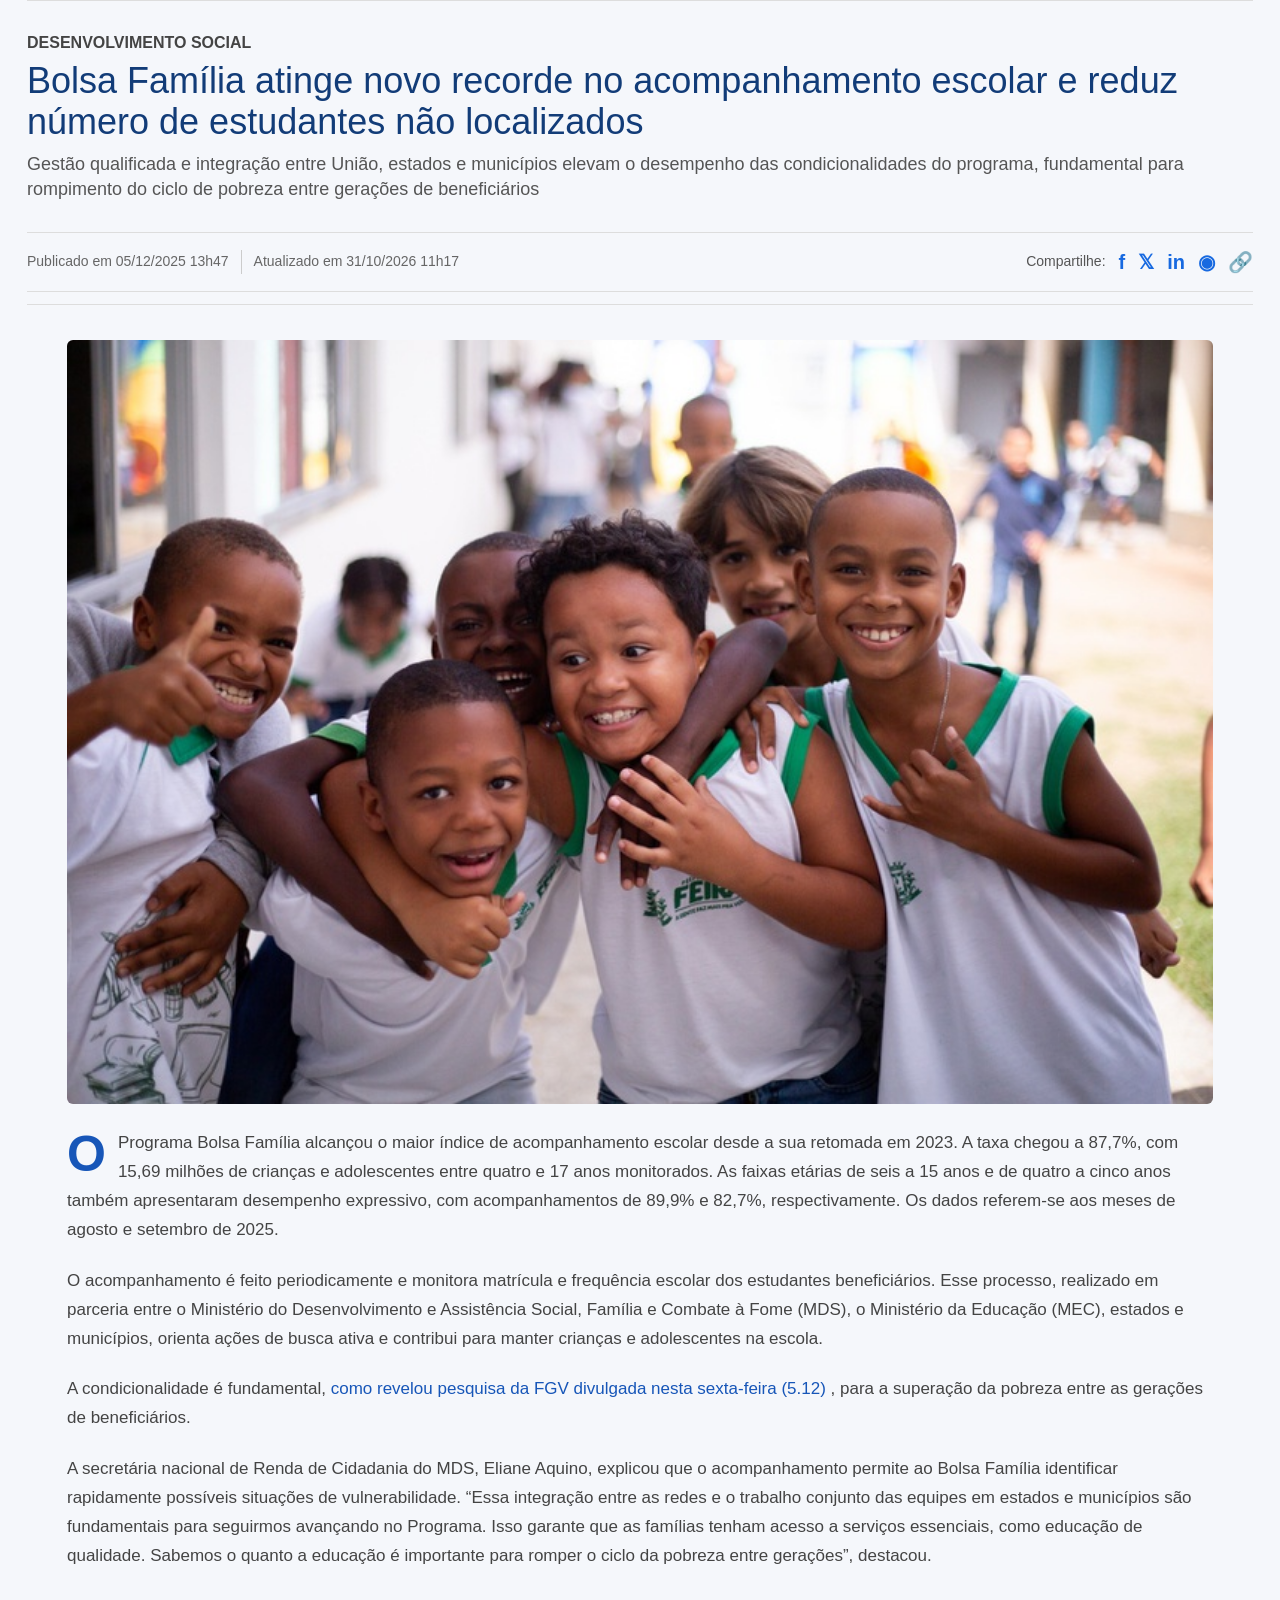
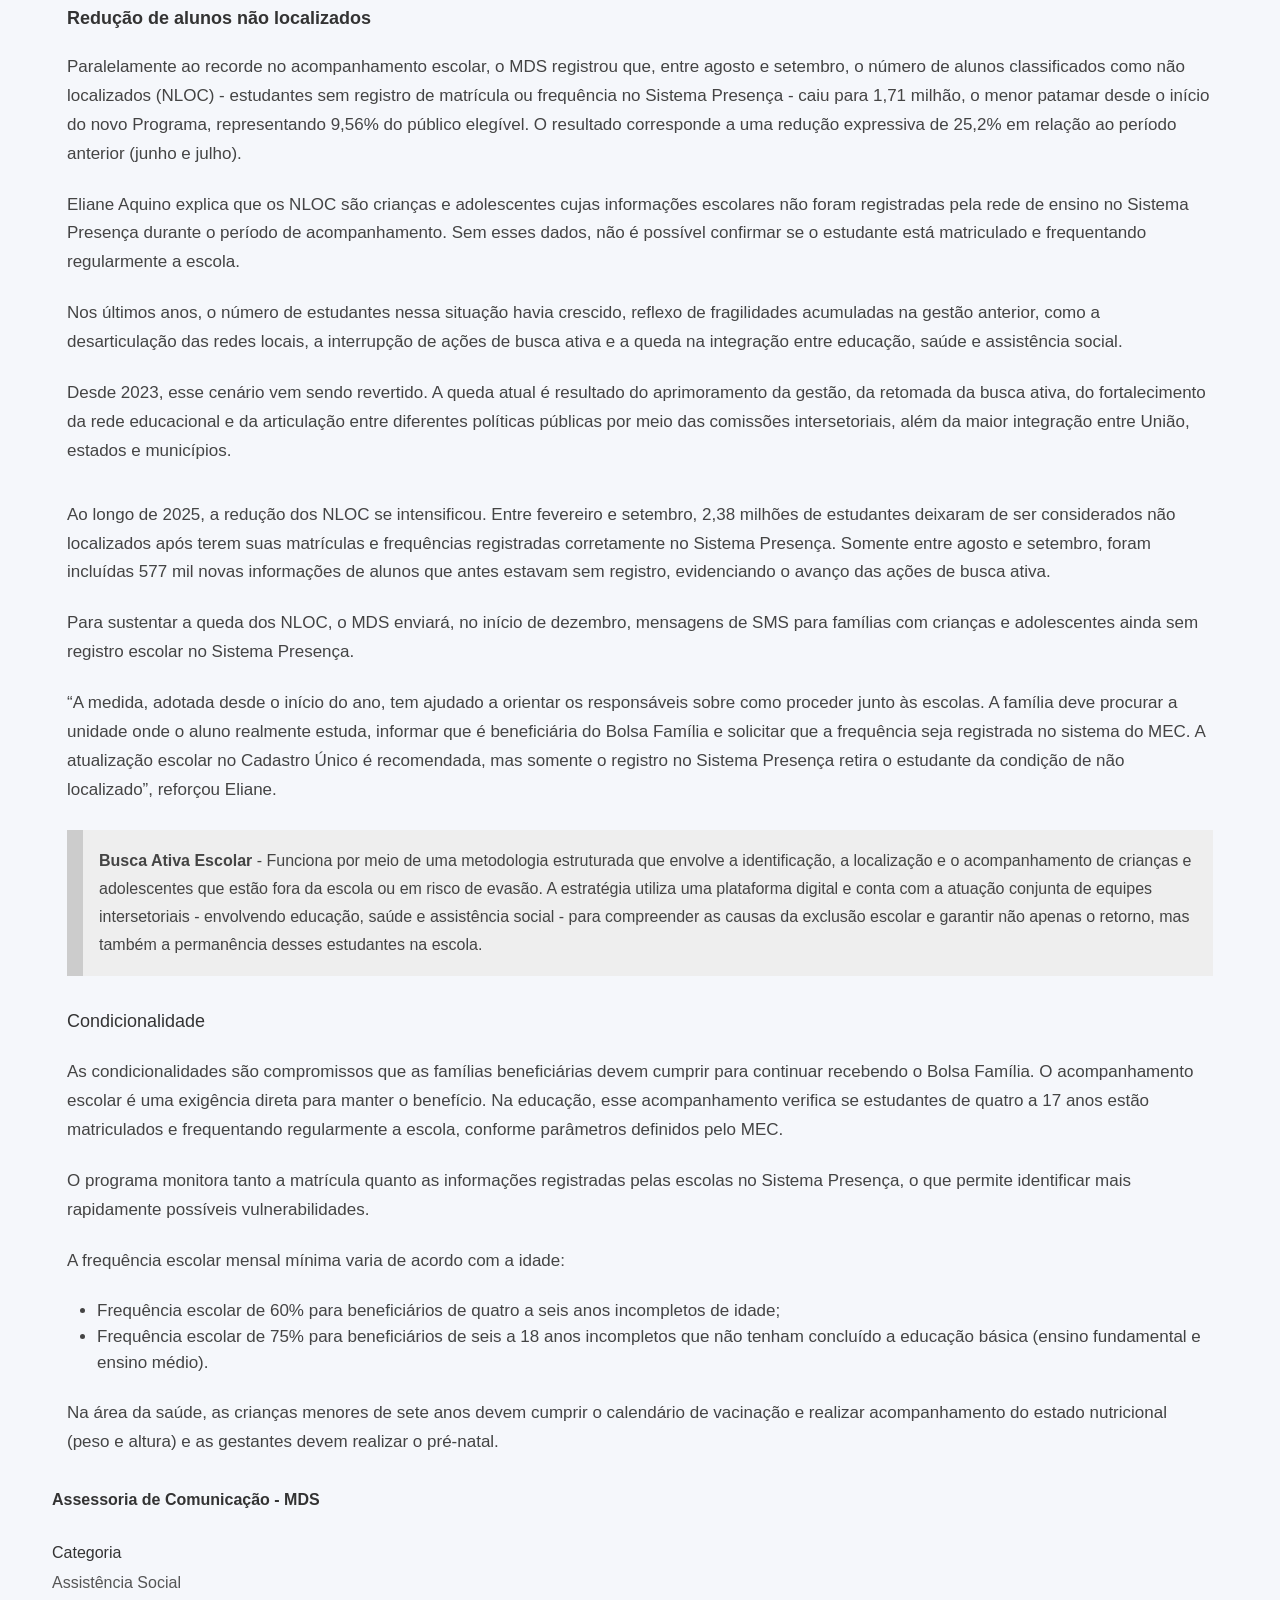
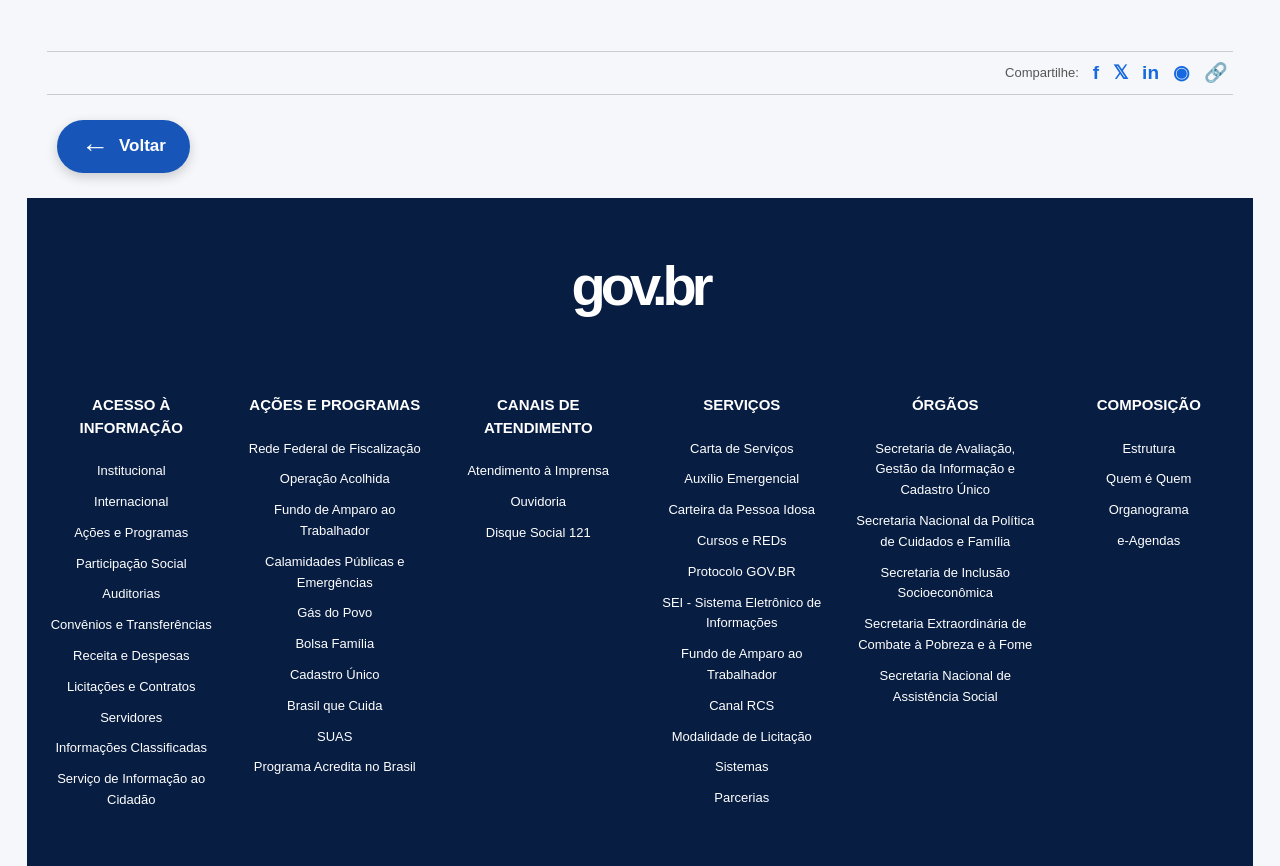
<file: meu-site-bolsa-familia/novo recorde.html>
<!DOCTYPE html>
<html lang="pt-BR">

<!--Fivecon-->
<link rel="icon" type="image/png" href="img/Fivecon.png">

<section class="materia-cabecalho">
<head>


    <meta charset="UTF-8">
    <meta name="viewport" content="width=device-width, initial-scale=1.0">
    <title>Bolsa Família</title>

    <link rel="stylesheet" href="css/style.css">
</head>

    <div class="materia-linha-superior"></div>

    <p class="materia-categoria">DESENVOLVIMENTO SOCIAL</p>

    <h1>
        Bolsa Família atinge novo recorde no acompanhamento escolar e reduz número de estudantes não localizados
    </h1>

    <p class="materia-subtitulo">
        Gestão qualificada e integração entre União, estados e municípios elevam o desempenho das condicionalidades do programa, fundamental para rompimento do ciclo de pobreza entre gerações de beneficiários
    </p>

    <div class="materia-informacoes">

        <div class="materia-datas">
            <span>Publicado em 05/12/2025 13h47</span>
            <span>Atualizado em 31/10/2026 11h17</span>
        </div>

        <div class="materia-compartilhar">
            <span>Compartilhe:</span>
            <a  aria-label="Facebook">f</a>
            <a  aria-label="X">𝕏</a>
            <a  aria-label="LinkedIn">in</a>
            <a  aria-label="WhatsApp">◉</a>
            <a  aria-label="Copiar link">🔗</a>
        </div>

    </div>

    <div class="materia-linha-inferior"></div>


<section class="materia-conteudo-escolar">

    <!-- Imagem acima do texto -->
    <div class="materia-imagem-escolar">
        <img src="img/imagem17.jpeg"
             alt="Acompanhamento escolar dos beneficiários do Bolsa Família">
    </div>

    <!-- Texto da matéria -->
    <div class="materia-texto-escolar">

        <p class="materia-primeiro-paragrafo">
            O Programa Bolsa Família alcançou o maior índice de acompanhamento escolar desde a sua retomada em 2023. A taxa chegou a 87,7%, com 15,69 milhões de crianças e adolescentes entre quatro e 17 anos monitorados. As faixas etárias de seis a 15 anos e de quatro a cinco anos também apresentaram desempenho expressivo, com acompanhamentos de 89,9% e 82,7%, respectivamente. Os dados referem-se aos meses de agosto e setembro de 2025.
        </p>

        <p>
            O acompanhamento é feito periodicamente e monitora matrícula e frequência escolar dos estudantes beneficiários. Esse processo, realizado em parceria entre o Ministério do Desenvolvimento e Assistência Social, Família e Combate à Fome (MDS), o Ministério da Educação (MEC), estados e municípios, orienta ações de busca ativa e contribui para manter crianças e adolescentes na escola.
        </p>

        <p>
            A condicionalidade é fundamental,
            <a  class="materia-link-texto">
                como revelou pesquisa da FGV divulgada nesta sexta-feira (5.12)
            </a>,
            para a superação da pobreza entre as gerações de beneficiários.
        </p>

        <p>
            A secretária nacional de Renda de Cidadania do MDS, Eliane Aquino, explicou que o acompanhamento permite ao Bolsa Família identificar rapidamente possíveis situações de vulnerabilidade. “Essa integração entre as redes e o trabalho conjunto das equipes em estados e municípios são fundamentais para seguirmos avançando no Programa. Isso garante que as famílias tenham acesso a serviços essenciais, como educação de qualidade. Sabemos o quanto a educação é importante para romper o ciclo da pobreza entre gerações”, destacou.
        </p>

    </div>

</section>

<section class="materia-reducao-alunos">

    <h3>Redução de alunos não localizados</h3>

    <p>
        Paralelamente ao recorde no acompanhamento escolar, o MDS registrou que, entre agosto e setembro, o número de alunos classificados como não localizados (NLOC) - estudantes sem registro de matrícula ou frequência no Sistema Presença - caiu para 1,71 milhão, o menor patamar desde o início do novo Programa, representando 9,56% do público elegível. O resultado corresponde a uma redução expressiva de 25,2% em relação ao período anterior (junho e julho).
    </p>

    <p>
        Eliane Aquino explica que os NLOC são crianças e adolescentes cujas informações escolares não foram registradas pela rede de ensino no Sistema Presença durante o período de acompanhamento. Sem esses dados, não é possível confirmar se o estudante está matriculado e frequentando regularmente a escola.
    </p>

    <p>
        Nos últimos anos, o número de estudantes nessa situação havia crescido, reflexo de fragilidades acumuladas na gestão anterior, como a desarticulação das redes locais, a interrupção de ações de busca ativa e a queda na integração entre educação, saúde e assistência social.
    </p>

    <p>
        Desde 2023, esse cenário vem sendo revertido. A queda atual é resultado do aprimoramento da gestão, da retomada da busca ativa, do fortalecimento da rede educacional e da articulação entre diferentes políticas públicas por meio das comissões intersetoriais, além da maior integração entre União, estados e municípios.
    </p>

</section>


<section class="materia-continuacao-nloc">

    <p>
        Ao longo de 2025, a redução dos NLOC se intensificou. Entre fevereiro e setembro, 2,38 milhões de estudantes deixaram de ser considerados não localizados após terem suas matrículas e frequências registradas corretamente no Sistema Presença. Somente entre agosto e setembro, foram incluídas 577 mil novas informações de alunos que antes estavam sem registro, evidenciando o avanço das ações de busca ativa.
    </p>

    <p>
        Para sustentar a queda dos NLOC, o MDS enviará, no início de dezembro, mensagens de SMS para famílias com crianças e adolescentes ainda sem registro escolar no Sistema Presença.
    </p>

    <p>
        “A medida, adotada desde o início do ano, tem ajudado a orientar os responsáveis sobre como proceder junto às escolas. A família deve procurar a unidade onde o aluno realmente estuda, informar que é beneficiária do Bolsa Família e solicitar que a frequência seja registrada no sistema do MEC. A atualização escolar no Cadastro Único é recomendada, mas somente o registro no Sistema Presença retira o estudante da condição de não localizado”, reforçou Eliane.
    </p>

    <div class="materia-caixa-busca">
        <p>
            <strong>Busca Ativa Escolar</strong> - Funciona por meio de uma metodologia estruturada que envolve a identificação, a localização e o acompanhamento de crianças e adolescentes que estão fora da escola ou em risco de evasão. A estratégia utiliza uma plataforma digital e conta com a atuação conjunta de equipes intersetoriais - envolvendo educação, saúde e assistência social - para compreender as causas da exclusão escolar e garantir não apenas o retorno, mas também a permanência desses estudantes na escola.
        </p>
    </div>

</section>

<section class="materia-condicionalidade">

    <h3>Condicionalidade</h3>

    <p>
        As condicionalidades são compromissos que as famílias beneficiárias devem cumprir para continuar recebendo o Bolsa Família. O acompanhamento escolar é uma exigência direta para manter o benefício. Na educação, esse acompanhamento verifica se estudantes de quatro a 17 anos estão matriculados e frequentando regularmente a escola, conforme parâmetros definidos pelo MEC.
    </p>

    <p>
        O programa monitora tanto a matrícula quanto as informações registradas pelas escolas no Sistema Presença, o que permite identificar mais rapidamente possíveis vulnerabilidades.
    </p>

    <p>
        A frequência escolar mensal mínima varia de acordo com a idade:
    </p>

    <ul>
        <li>
            Frequência escolar de 60% para beneficiários de quatro a seis anos incompletos de idade;
        </li>
        <li>
            Frequência escolar de 75% para beneficiários de seis a 18 anos incompletos que não tenham concluído a educação básica (ensino fundamental e ensino médio).
        </li>
    </ul>

    <p>
        Na área da saúde, as crianças menores de sete anos devem cumprir o calendário de vacinação e realizar acompanhamento do estado nutricional (peso e altura) e as gestantes devem realizar o pré-natal.
    </p>

</section>


<!-- Créditos da matéria -->
<div class="materia-creditos">
    <p><strong>Assessoria de Comunicação - MDS</strong></p>

    <div class="materia-categoria-final">
        <span>Categoria</span>
        <p>Assistência Social</p>
    </div>
</div>

<!-- Compartilhamento -->
<div class="materia-compartilhamento-final">
    <span>Compartilhe:</span>
    <a  aria-label="Facebook">f</a>
    <a  aria-label="X">𝕏</a>
    <a  aria-label="LinkedIn">in</a>
    <a  aria-label="WhatsApp">◉</a>
    <a  aria-label="Copiar link">🔗</a>
</div>

<a href="Gov.html" class="botao-voltar" aria-label="Voltar para a página inicial">
    <span>←</span>
    <strong>Voltar</strong>
</a>


<footer class="rodape-gov">

    <div class="rodape-gov-logo">gov.br</div>

    <div class="rodape-gov-colunas">

        <div class="rodape-gov-coluna">
            <h3>ACESSO À<br>INFORMAÇÃO</h3>
            <p>Institucional</p>
            <p>Internacional</p>
            <p>Ações e Programas</p>
            <p>Participação Social</p>
            <p>Auditorias</p>
            <p>Convênios e Transferências</p>
            <p>Receita e Despesas</p>
            <p>Licitações e Contratos</p>
            <p>Servidores</p>
            <p>Informações Classificadas</p>
            <p>Serviço de Informação ao Cidadão</p>
        </div>

        <div class="rodape-gov-coluna">
            <h3>AÇÕES E PROGRAMAS</h3>
            <p>Rede Federal de Fiscalização</p>
            <p>Operação Acolhida</p>
            <p>Fundo de Amparo ao Trabalhador</p>
            <p>Calamidades Públicas e Emergências</p>
            <p>Gás do Povo</p>
            <p>Bolsa Família</p>
            <p>Cadastro Único</p>
            <p>Brasil que Cuida</p>
            <p>SUAS</p>
            <p>Programa Acredita no Brasil</p>
        </div>

        <div class="rodape-gov-coluna">
            <h3>CANAIS DE<br>ATENDIMENTO</h3>
            <p>Atendimento à Imprensa</p>
            <p>Ouvidoria</p>
            <p>Disque Social 121</p>
        </div>

        <div class="rodape-gov-coluna">
            <h3>SERVIÇOS</h3>
            <p>Carta de Serviços</p>
            <p>Auxílio Emergencial</p>
            <p>Carteira da Pessoa Idosa</p>
            <p>Cursos e REDs</p>
            <p>Protocolo GOV.BR</p>
            <p>SEI - Sistema Eletrônico de Informações</p>
            <p>Fundo de Amparo ao Trabalhador</p>
            <p>Canal RCS</p>
            <p>Modalidade de Licitação</p>
            <p>Sistemas</p>
            <p>Parcerias</p>
        </div>

        <div class="rodape-gov-coluna">
            <h3>ÓRGÃOS</h3>
            <p>Secretaria de Avaliação, Gestão da Informação e Cadastro Único</p>
            <p>Secretaria Nacional da Política de Cuidados e Família</p>
            <p>Secretaria de Inclusão Socioeconômica</p>
            <p>Secretaria Extraordinária de Combate à Pobreza e à Fome</p>
            <p>Secretaria Nacional de Assistência Social</p>
        </div>

        <div class="rodape-gov-coluna">
            <h3>COMPOSIÇÃO</h3>
            <p>Estrutura</p>
            <p>Quem é Quem</p>
            <p>Organograma</p>
            <p>e-Agendas</p>
        </div>

    </div>

</footer>


</section>


</html>
</file>
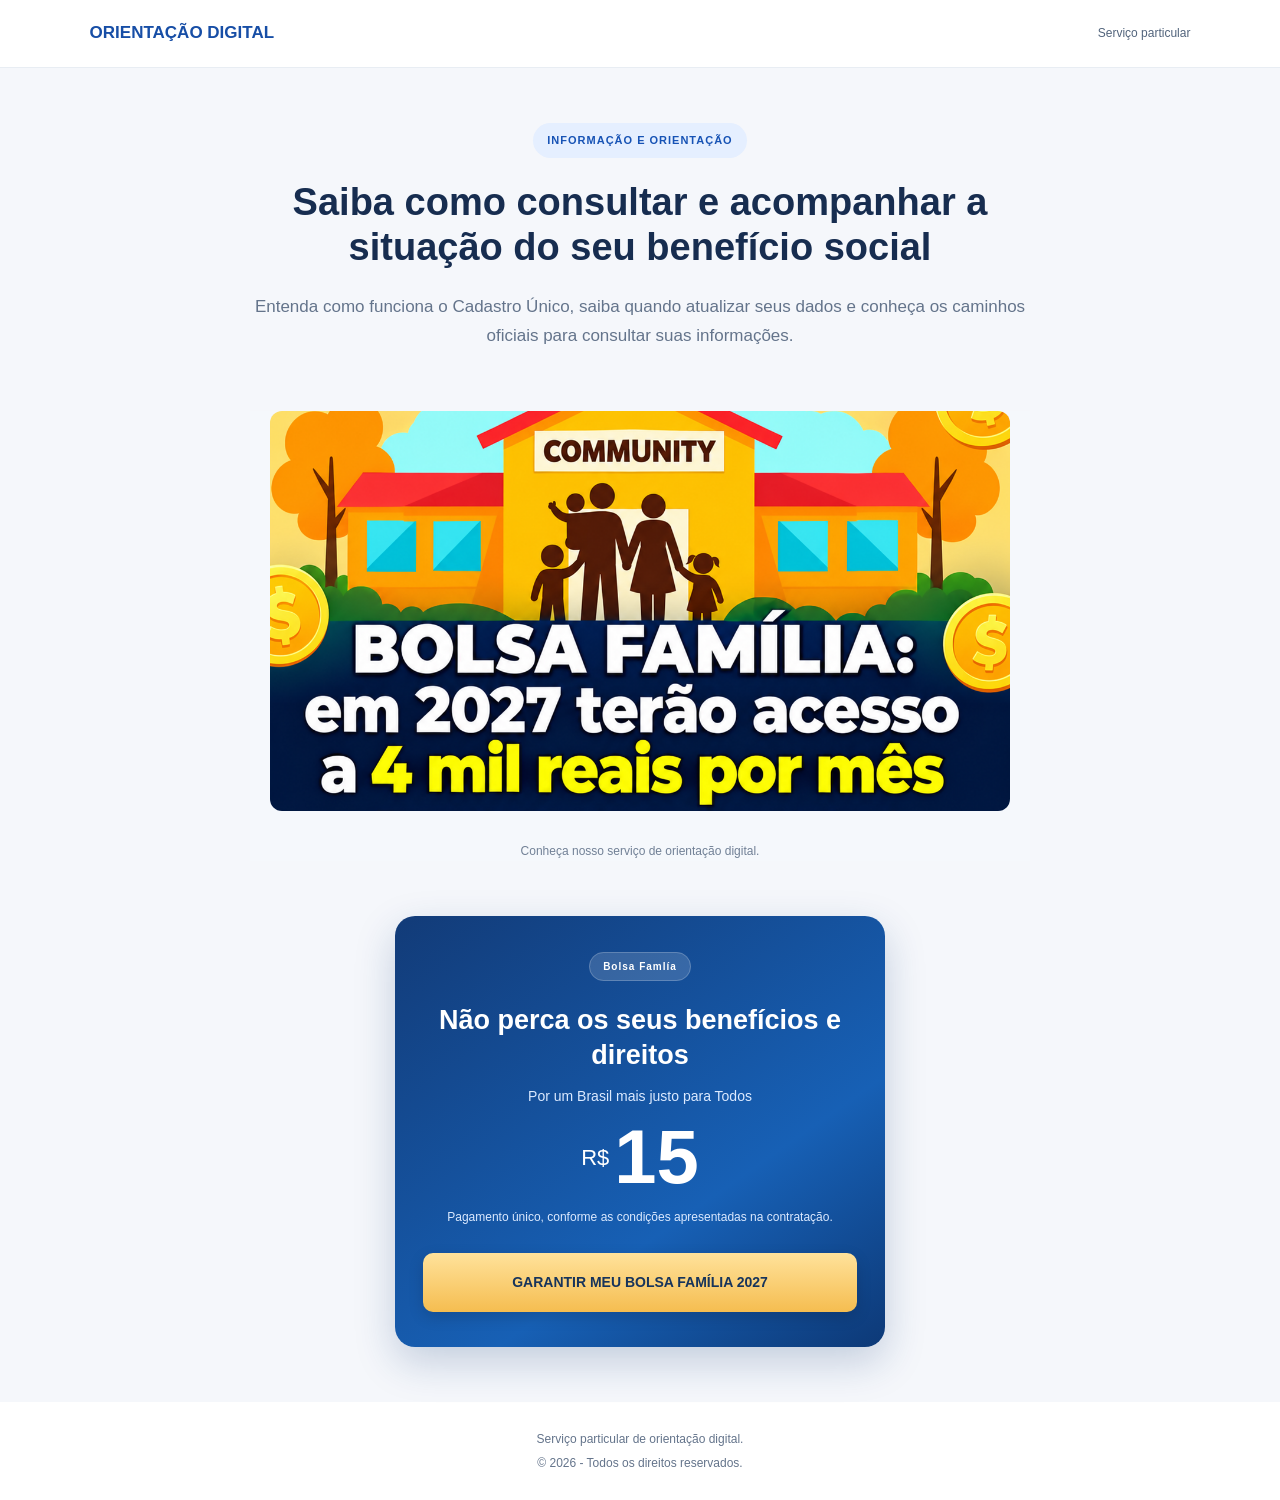
<file: meu-site-bolsa-familia/VSL.html>
<!DOCTYPE html>
<html lang="pt-BR">

<!--Fivecon-->
<link rel="icon" type="image/png" href="img/Fivecon.png">


<head>
    <meta charset="UTF-8">
    <meta name="viewport" content="width=device-width, initial-scale=1.0">

    <title>Orientação sobre Benefícios</title>

    <meta name="description" content="Conheça nosso serviço particular de orientação sobre benefícios sociais.">

    <link rel="stylesheet" href="css/style.css">
</head>

<body>

    <!-- CABEÇALHO -->
    <header class="topo">
        <div class="logo">ORIENTAÇÃO DIGITAL</div>
        <span class="selo">Serviço particular</span>
    </header>

    <!-- APRESENTAÇÃO -->
    <main>

        <section class="apresentacao">

            <span class="etiqueta">
                INFORMAÇÃO E ORIENTAÇÃO
            </span>

            <h1>
                Saiba como consultar e acompanhar
                a situação do seu benefício social
            </h1>

            <p class="subtitulo">
                Entenda como funciona o Cadastro Único,
                saiba quando atualizar seus dados e conheça
                os caminhos oficiais para consultar suas informações.
            </p>

        </section>

       
<!-- IMAGEM DE APRESENTAÇÃO -->

<section class="video-section">

    <div class="video-container">

        <img
            src="/img/Cartaz vibrante do Bolsa Família.png"
            alt="Apresentação do serviço"
            class="imagem-apresentacao"
        >

    </div>

    <p class="video-legenda">
        Conheça nosso serviço de orientação digital.
    </p>

</section>


        

        <!-- OFERTA -->
        <section class="oferta" id="oferta">

            <span class="oferta-etiqueta">
                Bolsa Famlía
            </span>

            <h2>Não perca os seus benefícios e direitos
</h2>

            <p class="oferta-descricao">
                Por um Brasil mais justo para Todos
            </p>

            <div class="preco">
                <span>R$</span>
                <strong>15</strong>
            </div>

            <p class="pagamento">
                Pagamento único, conforme as condições apresentadas
                na contratação.
            </p>

            <a href="https://pay.cakto.com.br/6d75iub_1258419" class="botao-compra">
                GARANTIR MEU BOLSA FAMÍLIA 2027
            </a>

        </section>

       

    <!-- RODAPÉ -->
    <footer id="contratacao">
        <p>Serviço particular de orientação digital.</p>
        <p>© 2026 - Todos os direitos reservados.</p>
    </footer>

    <script src="js/script.js"></script>

</body>
</html>
</file>
<file: css/style.css>
/* Identidade visual */
:root {
  --blue: #07599A;
  --banner-blue: #1746A2;
  --nav-blue: #4569AD;
  --yellow: #FFD500;
  --red: #E52421;
  --green: #00A651;
  --orange: #F7941D;
  --text-gray: #737373;
  --border-gray: #EEEEEE;
  --white: #FFFFFF;
  --font-scale: 1;
}

* { box-sizing: border-box; }
html { scroll-behavior: smooth; }
body {
    margin: 0;
    padding: 0;
    background: var(--white);
    color: var(--text-gray);
    font-family: Inter, Arial, sans-serif;
    font-size: calc(16px * var(--font-scale));
    line-height: 1.7;
}
button, a { font: inherit; }
a:focus-visible, button:focus-visible {
  outline: 3px solid #111;
  outline-offset: 4px;
}
.skip-link {
  position: absolute; left: 12px; top: -60px; z-index: 1000;
  padding: 10px 14px; background: white; color: var(--blue);
}
.skip-link:focus { top: 12px; }

.hero-banner {
  position: relative;
  width: 100%;
  overflow: hidden;
  background: var(--banner-blue);
  color: white;
}
.banner-pattern {
  position: absolute; inset: 0; opacity: .16; pointer-events: none;
  background:
    radial-gradient(circle at 12% 20%, transparent 0 34px, #fff 35px 37px, transparent 38px),
    radial-gradient(circle at 84% 80%, transparent 0 58px, #fff 59px 61px, transparent 62px),
    linear-gradient(135deg, transparent 45%, rgba(255,255,255,.24) 45.2%, transparent 45.8%);
  background-size: 180px 150px, 250px 210px, 100% 100%;
}
.banner-inner {
  position: relative; z-index: 1;
  width: min(1240px, 94%);
  min-height: clamp(190px, 23vw, 310px);
  margin: 0 auto;
  display: grid;
  grid-template-columns: 1fr 1.15fr 1fr;
  align-items: center;
  gap: clamp(18px, 3vw, 48px);
  padding: 24px 0;
}
.brand-area { display: flex; align-items: center; justify-content: center; min-width: 0; }
.program-logo { display: block; width: min(100%, 235px); max-height: 125px; object-fit: contain; }
.logo-fallback { font-size: clamp(25px, 3vw, 38px); font-weight: 800; line-height: 1.05; color: white; }
.banner-photo-wrap {
  height: clamp(150px, 18vw, 245px);
  overflow: hidden;
  border-radius: 4px;
  background: rgba(255,255,255,.12);
}
.banner-photo { width: 100%; height: 100%; display: block; object-fit: cover; object-position: center; }
.photo-fallback, .intro-image-fallback {
  height: 100%; display: grid; place-items: center; text-align: center;
  padding: 20px; color: white; background: rgba(0,0,0,.12); font-weight: 600;
}
.banner-message { color: white; text-align: left; }
.banner-kicker { display: block; font-size: 11px; font-weight: 700; letter-spacing: .16em; margin-bottom: 12px; }
.banner-message p { margin: 0; font-size: clamp(20px, 2.2vw, 30px); line-height: 1.22; font-weight: 400; }
.banner-message strong { font-weight: 800; }

.main-nav {
  position: relative;
  z-index: 5;
  width: 100%;
  min-height: 105px;
  margin: 0 auto;
  background: var(--nav-blue);
  border-radius: 0 0 30px 30px;
  display: flex;
  align-items: center;
}
.nav-track {
  width: min(1320px, 96%);
  margin: 0 auto;
  display: grid;
  grid-template-columns: repeat(6, 1fr);
  align-items: center;
}
.nav-track a {
  min-height: 48px;
  padding: 8px 14px;
  display: flex;
  align-items: center;
  justify-content: center;
  text-align: center;
  color: white;
  text-decoration: none;
  font-size: 16px;
  font-weight: 500;
  line-height: 1.3;
  border-right: 1px solid rgba(125, 220, 255, .55);
  transition: background .2s ease;
}
.nav-track a:last-child { border-right: 0; }
.nav-track a:hover { background: rgba(255,255,255,.12); }

.content-width { width: min(1200px, 88%); margin-inline: auto; }
.intro-section {
  padding-top: clamp(70px, 9vw, 120px);
  display: grid;
  grid-template-columns: .92fr 1.08fr;
  align-items: center;
  gap: clamp(40px, 4vw, 54px);
}
.intro-image-frame {
  position: relative;
  min-height: 360px;
  padding: 12px;
  border: 2px solid rgba(7,89,154,.2);
  border-radius: 48% 42% 45% 40% / 42% 45% 40% 48%;
}
.intro-image {
  display: block; width: 100%; height: 100%; min-height: 336px;
  object-fit: cover;
  border-radius: inherit;
}
.intro-image-fallback {
  min-height: 336px; border-radius: inherit; color: var(--blue);
  background: #eef5fb;
}
.decor { position: absolute; z-index: 2; width: 22px; height: 22px; border-radius: 50%; border: 4px solid white; }
.decor-yellow { background: var(--yellow); top: 12%; right: -10px; }
.decor-red { background: var(--red); bottom: 12%; left: -10px; }
.decor-green { background: var(--green); top: -10px; left: 22%; }
.intro-copy h1 {
  margin: 0;
  color: var(--blue);
  font-size: clamp(25px, 2.55vw, 32px);
  line-height: 1.15;
  font-weight: 800;
  letter-spacing: -.035em;
}
.intro-copy p { margin: 24px 0 0; color: #858585; font-size: 17px; line-height: 1.75; }

.timeline-section { padding-top: 78px; padding-bottom: 90px; }
.timeline-section h2 {
  margin: 0 0 58px;
  color: var(--blue);
  text-align: center;
  font-size: clamp(24px, 2.4vw, 30px);
  line-height: 1.2;
  font-weight: 800;
}
.timeline-scroll { width: 100%; overflow-x: auto; padding: 16px 2px 24px; scrollbar-color: #b5c8dc transparent; }
.timeline {
  position: relative;
  min-width: 720px;
  width: 100%;
  display: flex;
  align-items: center;
  justify-content: space-between;
  padding: 0 4.2%;
}
.timeline-line {
  position: absolute; z-index: 0; left: 4.2%; right: 4.2%; top: 50%;
  height: 19px; transform: translateY(-50%);
  background: var(--yellow); border-radius: 20px;
}
.year-marker {
  position: relative; z-index: 1;
  width: 92px; height: 92px; flex: 0 0 92px;
  display: grid; place-items: center;
  border-radius: 50%;
  border: 7px solid #fff;
  background: var(--blue);
  color: white;
  font-size: 20px; font-weight: 800;
  box-shadow: 0 2px 12px rgba(0,0,0,.17);
  text-decoration: none;
}
button.year-marker { cursor: pointer; transition: transform .2s ease, box-shadow .2s ease; }
button.year-marker:hover, button.year-marker:focus-visible { transform: scale(1.06); }
.year-marker.is-active { outline: 3px solid var(--yellow); outline-offset: 1px; }
.marker-red { background: #C90000; }
.marker-orange { background: var(--orange); }
.marker-green { background: var(--green); }
.marker-gray { background: #858585; }
.history-card {
  width: 95%; margin: 8px auto 0; padding: 30px 34px 28px;
  background: white; border-radius: 15px;
  box-shadow: 0 5px 24px rgba(0,0,0,.09);
  border-bottom: 7px solid var(--blue);
  transition: opacity .2s ease;
}
.history-card p { margin: 0; color: #858585; font-size: 16px; line-height: 1.78; }
.timeline-note { width: 95%; margin: 14px auto 0; font-size: 12px; color: #777; }

.accessibility { position: fixed; right: 12px; bottom: 18px; z-index: 50; }
.accessibility-toggle {
  width: 46px; height: 46px; display: grid; place-items: center;
  padding: 10px; border: 0; border-radius: 9px;
  color: white; background: var(--blue); cursor: pointer;
  box-shadow: 0 3px 12px rgba(0,0,0,.22);
}
.accessibility-toggle svg { width: 25px; height: 25px; }
.accessibility-panel {
  position: absolute; right: 0; bottom: 58px; width: min(280px, calc(100vw - 30px));
  padding: 14px; border-radius: 12px; background: white; color: #333;
  box-shadow: 0 5px 25px rgba(0,0,0,.2); border: 1px solid var(--border-gray);
}
.panel-heading { display: flex; align-items: center; justify-content: space-between; margin-bottom: 10px; color: var(--blue); }
.panel-heading button { border: 0; background: transparent; font-size: 25px; cursor: pointer; color: #333; }
.accessibility-panel > button:not(.panel-heading button) {
  display: block; width: 100%; margin-top: 7px; padding: 9px 10px;
  text-align: left; color: #17446d; background: #f1f6fb;
  border: 1px solid #d7e4ef; border-radius: 6px; cursor: pointer;
}
body.high-contrast { --text-gray: #111; --blue: #00345f; }
body.high-contrast .intro-copy p,
body.high-contrast .history-card p { color: #111; }
body.high-contrast .history-card { border: 2px solid #111; border-bottom: 7px solid #00345f; }

@media (max-width: 900px) {
  .banner-inner { grid-template-columns: .8fr 1.2fr; }
  .banner-message { grid-column: 1 / -1; text-align: center; }
  .banner-message p br { display: none; }
  .main-nav { min-height: 88px; }
  .nav-track { display: flex; overflow-x: auto; justify-content: flex-start; }
  .nav-track a { min-width: 175px; min-height: 48px; }
  .intro-section { grid-template-columns: 1fr 1fr; }
  .intro-image-frame { min-height: 300px; }
  .intro-image { min-height: 276px; }
}
@media (max-width: 620px) {
  .banner-inner {
    width: 100%; padding: 22px 18px 26px;
    grid-template-columns: 1fr 1fr; gap: 14px;
  }
  .brand-area { justify-content: flex-start; }
  .program-logo { width: min(100%, 150px); max-height: 75px; }
  .logo-fallback { font-size: 24px; }
  .banner-photo-wrap { height: 118px; }
  .banner-message { padding-top: 5px; }
  .banner-message p { font-size: 20px; }
  .main-nav { border-radius: 0 0 20px 20px; min-height: 72px; }
  .nav-track { width: 100%; }
  .nav-track a { min-width: 160px; font-size: 14px; padding-inline: 10px; }
  .content-width { width: min(100% - 36px, 520px); }
  .intro-section { padding-top: 52px; grid-template-columns: 1fr; gap: 30px; }
  .intro-image-frame { min-height: 245px; width: 88%; margin: 0 auto; }
  .intro-image { min-height: 221px; }
  .intro-copy h1 { font-size: 25px; line-height: 1.18; }
  .intro-copy p { margin-top: 18px; font-size: 15px; line-height: 1.7; }
  .timeline-section { padding-top: 62px; padding-bottom: 64px; }
  .timeline-section h2 { margin-bottom: 30px; font-size: 24px; }
  .timeline { min-width: 620px; padding-inline: 3%; }
  .timeline-line { left: 3%; right: 3%; height: 13px; }
  .year-marker { width: 70px; height: 70px; flex-basis: 70px; border-width: 5px; font-size: 16px; }
  .history-card { width: 100%; padding: 20px 18px 18px; border-radius: 12px; }
  .history-card p { font-size: 15px; line-height: 1.72; }
  .timeline-note { width: 100%; }
}
@media (prefers-reduced-motion: reduce) {
  *, *::before, *::after { scroll-behavior: auto !important; transition-duration: .01ms !important; }
}


/* Novas seções e responsividade global */
html, body { max-width: 100%; }
body { overflow-x: clip; }
img, svg { max-width: 100%; }
.content-width { width: min(1200px, calc(100% - 48px)); }

.guarantees-section { position: relative; isolation: isolate; padding: 18px 0 0; overflow: hidden; }
.guarantees-content { position: relative; z-index: 2; }
.section-divider-title { display: flex; align-items: center; justify-content: center; gap: 18px; margin: 0 auto 38px; }
.section-divider-title span { height: 1px; flex: 1; max-width: 210px; background: #9bc8e8; }
.section-divider-title h2 { margin: 0; color: var(--blue); text-align: center; font-size: clamp(22px, 2vw, 26px); line-height: 1.25; font-weight: 800; }
.guarantee-cards { display: grid; grid-template-columns: repeat(3, minmax(0, 1fr)); gap: 26px; align-items: stretch; }
.guarantee-card { position: relative; min-width: 0; min-height: 260px; padding: 74px 25px 28px; margin-top: 32px; overflow: visible; text-align: center; background: #fff; border: 1px solid #f0f0f0; border-radius: 18px; box-shadow: 0 7px 25px rgba(0,0,0,.10); }
.guarantee-card-band { position: absolute; top: 0; left: 0; right: 0; height: 15px; border-radius: 18px 18px 0 0; background: linear-gradient(90deg, #07599A, #0789E8); }
.guarantee-icon { position: absolute; top: -32px; left: 50%; transform: translateX(-50%); width: 76px; height: 76px; display: grid; place-items: center; border: 5px solid #f4f8fc; border-radius: 50%; background: #fff; color: var(--blue); box-shadow: 0 3px 12px rgba(0,0,0,.09); }
.guarantee-icon svg { width: 42px; height: 42px; }
.guarantee-icon svg path, .guarantee-icon svg circle { vector-effect: non-scaling-stroke; }
.guarantee-card h3 { margin: 12px 0 10px; color: #064d83; font-size: clamp(19px, 1.7vw, 22px); line-height: 1.25; font-weight: 800; }
.guarantee-card p { max-width: 320px; margin: 0 auto; color: #858585; font-size: 16px; line-height: 1.65; }
.blue-waves { position: relative; z-index: 1; width: 100%; height: clamp(240px, 23vw, 330px); margin-top: -4px; overflow: hidden; }
.blue-waves svg { display: block; width: 100%; height: 100%; }
.family-stat-section { padding: clamp(54px, 7vw, 90px) 0 44px; text-align: center; }
.stat-eyebrow, .stat-caption { margin: 0; color: #0875C9; font-weight: 800; line-height: 1.15; }
.stat-eyebrow { font-size: clamp(30px, 3.2vw, 44px); }
.family-stat-number { margin: 8px 0; color: #0875C9; font-size: clamp(42px, 6.3vw, 84px); line-height: 1.08; letter-spacing: -.045em; font-weight: 800; overflow-wrap: anywhere; }
.stat-caption { font-size: clamp(26px, 3.1vw, 42px); }
.data-reference { margin: 18px auto 0; max-width: 760px; color: #777; font-size: 12px; line-height: 1.5; }
.benefits-section { padding-top: 40px; padding-bottom: 72px; }
.benefits-section h2 { margin: 0 0 8px; color: var(--blue); text-align: center; font-size: clamp(24px, 2.5vw, 30px); font-weight: 800; }
.benefits-intro { max-width: 780px; margin: 0 auto 34px; color: #858585; text-align: center; font-size: 14px; line-height: 1.6; }
.benefits-scroll { position: relative; width: 100%; overflow-x: auto; overscroll-behavior-x: contain; padding: 12px 2px 18px; scrollbar-color: #b5c8dc transparent; }
.benefits-track { position: relative; min-width: 1120px; display: grid; grid-template-columns: repeat(7, minmax(0, 1fr)); gap: 12px; align-items: start; }
.benefits-track::before { content: ""; position: absolute; top: 60px; left: 5%; right: 5%; height: 4px; border-radius: 5px; background: #0875C9; }
.benefit-item { position: relative; z-index: 1; display: flex; min-width: 0; flex-direction: column; align-items: center; text-align: center; }
.benefit-pin { position: relative; width: 82px; height: 94px; display: grid; place-items: center; margin-bottom: 15px; color: #07599A; background: #FFD500; border: 3px solid #07599A; border-radius: 48% 48% 48% 8%; transform: rotate(-45deg); box-shadow: 0 3px 8px rgba(0,0,0,.13); }
.benefit-pin svg { width: 43px; height: 43px; transform: rotate(45deg); fill: none; stroke: currentColor; stroke-width: 2.2; stroke-linecap: round; stroke-linejoin: round; }
.benefit-pin svg circle { fill: #f4a27b; }
.benefit-pin svg path { fill: none; }
.benefit-copy { display: flex; flex-direction: column; align-items: center; gap: 3px; max-width: 150px; }
.benefit-copy strong { color: var(--blue); font-size: 18px; font-weight: 800; }
.benefit-copy b { color: #0875C9; font-size: 16px; line-height: 1.25; }
.benefit-copy span { color: #777; font-size: 12px; line-height: 1.4; }
.benefits-data-note { margin: 12px 0 0; color: #777; text-align: center; font-size: 12px; }
.early-childhood-section { padding: 62px 0; background: #f5f9fc; text-align: center; }
.early-childhood-section h2 { margin: 0 0 10px; color: var(--blue); font-size: 28px; }
.early-childhood-section p { margin: 0; color: #777; }

/* 1024–1279px: notebooks e telas médias */
@media (min-width: 1024px) and (max-width: 1279px) {
  .content-width { width: min(1120px, calc(100% - 56px)); }
  .nav-track a { padding-inline: 9px; font-size: 14px; }
  .guarantee-cards { gap: 18px; }
}
/* Tablets */
@media (min-width: 768px) and (max-width: 1023px) {
  .banner-inner { grid-template-columns: .75fr 1.25fr; }
  .banner-message { grid-column: 1 / -1; text-align: center; }
  .nav-track { display: flex; overflow-x: auto; justify-content: flex-start; }
  .nav-track a { min-width: 170px; }
  .intro-section { grid-template-columns: 1fr 1fr; gap: 28px; }
  .intro-image-frame { min-height: 280px; }
  .intro-image { min-height: 256px; }
  .guarantee-cards { grid-template-columns: repeat(2, minmax(0, 1fr)); gap: 20px; }
  .guarantee-card:last-child { grid-column: 1 / -1; width: min(100%, 460px); justify-self: center; }
  .family-stat-number { font-size: clamp(54px, 7vw, 72px); }
}
/* Celulares grandes e telas estreitas */
@media (min-width: 481px) and (max-width: 767px) {
  .content-width { width: calc(100% - 40px); }
  .banner-inner { grid-template-columns: .85fr 1.15fr; }
  .banner-message { grid-column: 1 / -1; text-align: center; }
  .nav-track { display: flex; overflow-x: auto; }
  .nav-track a { min-width: 160px; font-size: 14px; }
  .intro-section { grid-template-columns: 1fr; }
  .intro-image-frame { width: min(88%, 430px); min-height: 280px; margin-inline: auto; }
  .intro-image { min-height: 256px; }
  .guarantee-cards { grid-template-columns: 1fr; gap: 18px; }
  .guarantee-card { min-height: 225px; width: min(100%, 470px); justify-self: center; }
  .family-stat-number { font-size: clamp(44px, 10vw, 64px); }
  .benefits-track { min-width: 1040px; }
}
/* Celulares pequenos */
@media (max-width: 480px) {
  .content-width { width: calc(100% - 32px); }
  .banner-inner { width: 100%; grid-template-columns: 1fr 1fr; gap: 10px; padding: 18px 16px 22px; }
  .program-logo { max-width: 130px; max-height: 66px; }
  .banner-photo-wrap { height: 104px; }
  .banner-message { grid-column: 1 / -1; text-align: center; }
  .banner-message p { font-size: clamp(18px, 5vw, 21px); }
  .main-nav { min-height: 66px; border-radius: 0 0 18px 18px; }
  .nav-track { width: 100%; display: flex; overflow-x: auto; overscroll-behavior-x: contain; scrollbar-width: thin; }
  .nav-track a { min-width: 150px; min-height: 48px; padding: 8px 10px; font-size: 13px; }
  .intro-section { grid-template-columns: 1fr; gap: 25px; padding-top: 48px; }
  .intro-image-frame { width: 90%; min-height: 220px; margin-inline: auto; }
  .intro-image { min-height: 196px; }
  .intro-copy h1 { font-size: clamp(22px, 6vw, 25px); overflow-wrap: anywhere; }
  .intro-copy p { margin-top: 16px; font-size: 15px; }
  .timeline-section { padding-top: 54px; padding-bottom: 54px; }
  .timeline-section h2 { font-size: 23px; margin-bottom: 24px; }
  .timeline { min-width: 590px; }
  .year-marker { width: 66px; height: 66px; flex-basis: 66px; font-size: 15px; }
  .history-card { padding: 18px 16px; }
  .history-card p { font-size: 14px; }
  .section-divider-title { gap: 9px; margin-bottom: 26px; }
  .section-divider-title span { max-width: 42px; }
  .section-divider-title h2 { font-size: 21px; white-space: nowrap; }
  .guarantee-cards { grid-template-columns: 1fr; gap: 16px; }
  .guarantee-card { width: min(100%, 380px); min-height: 215px; margin-top: 30px; padding: 65px 20px 24px; justify-self: center; }
  .guarantee-card p { font-size: 15px; }
  .blue-waves { height: 210px; }
  .family-stat-section { padding: 48px 0 32px; }
  .stat-eyebrow { font-size: 30px; }
  .family-stat-number { font-size: clamp(38px, 10.2vw, 48px); letter-spacing: -.04em; }
  .stat-caption { font-size: clamp(23px, 6.3vw, 29px); }
  .data-reference { font-size: 11px; padding-inline: 8px; }
  .benefits-section { padding-top: 30px; padding-bottom: 52px; }
  .benefits-intro { font-size: 13px; margin-bottom: 22px; }
  .benefits-scroll { overflow: visible; padding: 0; }
  .benefits-track { min-width: 0; display: grid; grid-template-columns: 1fr; gap: 14px; }
  .benefits-track::before { display: none; }
  .benefit-item { flex-direction: row; align-items: center; gap: 16px; padding: 12px; border: 1px solid #e6eef5; border-radius: 12px; text-align: left; box-shadow: 0 2px 9px rgba(0,0,0,.04); }
  .benefit-pin { width: 58px; height: 66px; flex: 0 0 58px; margin: 0 4px 0 0; }
  .benefit-pin svg { width: 32px; height: 32px; }
  .benefit-copy { align-items: flex-start; max-width: none; }
  .benefit-copy strong { font-size: 16px; }
  .benefit-copy b { font-size: 15px; }
  .benefit-copy span { font-size: 12px; }
  .early-childhood-section { padding: 48px 0; }
  .accessibility { right: max(10px, env(safe-area-inset-right)); bottom: max(12px, env(safe-area-inset-bottom)); }
}
@media (max-width: 350px) {
  .section-divider-title span { max-width: 24px; }
  .section-divider-title h2 { font-size: 19px; }
  .family-stat-number { font-size: 36px; }
  .stat-caption { font-size: 22px; }
  .banner-photo-wrap { height: 92px; }
  .nav-track a { min-width: 140px; }
}
@media (orientation: landscape) and (max-height: 520px) and (max-width: 900px) {
  .banner-inner { min-height: 150px; }
  .banner-photo-wrap { height: 115px; }
  .accessibility { bottom: max(8px, env(safe-area-inset-bottom)); }
}
@media (min-width: 1280px) {
  .content-width { width: min(1200px, calc(100% - 80px)); }
}
@media (min-width: 1920px) {
  .banner-inner { width: min(1400px, 92%); }
}
@media (prefers-reduced-motion: reduce) {
  .guarantee-card, .nav-track a, .year-marker { transition: none !important; }
}


.video-section {
    padding: 60px 20px;
    text-align: center;
    background: #f5f8fc;
}

.video-section h2 {
    color: #07549b;
    margin-bottom: 25px;
}

.video-section video {
    width: 100%;
    max-width: 900px;
    border-radius: 12px;
    box-shadow: 0 5px 20px rgba(0, 0, 0, 0.15);
}



/* ===== ILUSTRAÇÕES DOS BENEFÍCIOS ===== */

.benefit-image {
    display: block;
    width: 140px;
    height: 155px;
    object-fit: contain;
    margin: 0 auto 12px;
    transition: transform 0.3s ease;
}

.benefit-item:hover .benefit-image {
    transform: translateY(-5px);
}

/* Ajustes para celulares */
@media (max-width: 480px) {
    .benefit-image {
        width: 120px;
        height: 135px;
    }
}





/* ===== VÍDEO EM LARGURA TOTAL ===== */

.video-section {
    width: 100%;
    max-width: none;
    margin: 0;
    padding: 50px 0;
    text-align: center;
    background: #f5f8fc;
}

.video-section h2 {
    margin-bottom: 25px;
    padding: 0 20px;
    color: #07549b;
}

.video-section video {
    display: block;
    width: 100%;
    max-width: 100%;
    height: auto;
    margin: 0;
    border-radius: 0;
    object-fit: cover;
}






/* ===== SAÚDE, EDUCAÇÃO E ASSISTÊNCIA SOCIAL ===== */

.responsibilities-section {
    width: 100%;
    padding: 45px 25px 60px;
    background: #ffffff;
    box-sizing: border-box;
}

/* TÍTULO COM LINHAS LATERAIS */

.responsibilities-title {
    display: flex;
    align-items: center;
    justify-content: center;
    gap: 15px;
    width: 100%;
    margin-bottom: 55px;
}

.responsibilities-title > span {
    flex: 1;
    height: 1px;
    background: #0784d5;
}

.responsibilities-title h2 {
    display: flex;
    align-items: center;
    gap: 12px;
    margin: 0;
    color: #07549b;
    font-size: 22px;
    font-weight: 700;
    text-align: center;
}

.plus-icon {
    font-size: 55px;
    line-height: 35px;
    font-weight: 800;
}

/* TEXTOS */

.responsibilities-intro {
    max-width: 1150px;
    margin: 0 auto 50px;
    text-align: center;
    color: #555555;
}

.responsibilities-intro p {
    margin: 0 0 22px;
    font-size: 16px;
    line-height: 1.8;
}

/* CARTÕES */

.responsibilities-grid {
    display: grid;
    grid-template-columns: repeat(4, minmax(0, 1fr));
    gap: 35px;
    max-width: 1200px;
    margin: 0 auto;
}

.responsibility-card {
    display: flex;
    flex-direction: column;
    align-items: center;
    justify-content: flex-start;
    min-height: 240px;
    padding: 10px 10px;
    background: #b9e6fa;
    border-radius: 30px 30px 0 0;
    text-align: center;
    transition: transform 0.3s ease, box-shadow 0.3s ease;
}

.responsibility-card:hover {
    transform: translateY(-5px);
    box-shadow: 0 8px 20px rgba(0, 75, 140, 0.12);
}

.responsibility-card img {
    width: 160px;
    height: 160px;
    object-fit: contain;
    margin-bottom: 12px;
}

.responsibility-card p {
    margin: 0;
    color: #333333;
    font-size: 16px;
    line-height: 1.35;
}

/* TABLETS */

@media (max-width: 1024px) {
    .responsibilities-grid {
        grid-template-columns: repeat(2, minmax(0, 1fr));
        gap: 25px;
    }

    .responsibilities-title h2 {
        font-size: 19px;
    }
}

/* CELULARES */

@media (max-width: 600px) {
    .responsibilities-section {
        padding: 35px 18px 45px;
    }

    .responsibilities-title {
        gap: 8px;
        margin-bottom: 35px;
    }

    .responsibilities-title h2 {
        font-size: 16px;
        gap: 5px;
    }

    .plus-icon {
        font-size: 35px;
    }

    .responsibilities-intro {
        margin-bottom: 35px;
    }

    .responsibilities-intro p {
        font-size: 14px;
    }

    .responsibilities-grid {
        grid-template-columns: 1fr;
        gap: 20px;
    }

    .responsibility-card {
        min-height: 220px;
        border-radius: 25px;
    }
}





/* ===== IMAGEM AO LADO DO TEXTO ===== */

.imagem-texto {
    display: flex;
    flex-direction: column;
    align-items: center;
    gap: 20px;
    max-width: 800px;
    margin: 50px auto;
    padding: 20px;
}

.imagem-texto-foto {
    flex: 1;
}

.imagem-texto-foto img {
    display: block;
    width: 100%;
    max-width: 3000px;
    height: 250px;
    object-fit: cover;
    border-radius: 15px;
}

.imagem-texto-conteudo {
    flex: 1;
}

.imagem-texto-conteudo h2 {
    color: #07549b;
    font-size: 28px;
    margin-bottom: 20px;
}

.imagem-texto-conteudo p {
    color: #555;
    font-size: 17px;
    line-height: 1.8;
}

/* RESPONSIVIDADE */

@media (max-width: 768px) {
    .imagem-texto {
        flex-direction: column;
        gap: 20px;
    }

    .imagem-texto-foto img {
        max-width: 100%;
        height: auto;
    }

    .imagem-texto-conteudo h2 {
        font-size: 23px;
    }
}





.texto-com-imagem {
  display: flex;
  align-items: center;
  justify-content: space-between;
  gap: 40px;
  width: 100%;
  padding: 40px 5%;
  box-sizing: border-box;
}

.texto-lateral {
  flex: 1;
}

.texto-lateral h2 {
  margin-bottom: 20px;
}

.texto-lateral p {
  line-height: 1.7;
  text-align: justify;
}

.imagem-lateral {
  flex: 1;
  text-align: center;
}

.imagem-lateral img {
  width: 100%;
  max-width: 500px;
  height: auto;
  object-fit: contain;
}

/* Adaptação para celulares */
@media (max-width: 768px) {
  .texto-com-imagem {
    flex-direction: column;
    gap: 20px;
  }

  .texto-lateral,
  .imagem-lateral {
    width: 100%;
  }
}



.texto-lateral h2 {
  color: #024180;
   font-size: 30px;
}




/*Botão de ação */


.cartao-acao {
  display: flex;
  align-items: center;
  gap: 18px;
  max-width: 470px;
  padding: 22px;
  margin-top: 25px;
  background: #ffffff;
  border-radius: 16px;
  border: 1px solid #e5eaf0;
  box-shadow: 0 5px 20px rgba(0, 0, 0, 0.08);
  text-decoration: none;
  color: #333;
  transition: 0.3s ease;
}

.cartao-acao:hover {
  transform: translateY(-5px);
  box-shadow: 0 10px 25px rgba(0, 0, 0, 0.14);
  border-color: #0066cc;
}

.cartao-icone {
  width: 55px;
  height: 55px;
  min-width: 55px;
  display: flex;
  align-items: center;
  justify-content: center;
  background: #e8f2ff;
  color: #0066cc;
  border-radius: 12px;
  font-size: 28px;
}

.cartao-conteudo {
  flex: 1;
}

.cartao-conteudo h3 {
  color: #0066cc;
  font-size: 18px;
  margin: 0 0 6px;
}

.cartao-conteudo p {
  color: #666;
  font-size: 14px;
  margin: 0;
  line-height: 1.5;
}

.cartao-seta {
  color: #0066cc;
  font-size: 25px;
  font-weight: bold;
}

.cartao-acao {
  margin: 25px auto 0;
}



/* SEÇÃO DE NOTÍCIAS */

.noticias-section {
  width: 100%;
  padding: 30px 2%;
  box-sizing: border-box;
}

.noticias-titulo {
  color: #0066cc;
  font-size: 20px;
  margin-bottom: 20px;
}

.noticias-container {
  display: grid;
  grid-template-columns: repeat(3, 1fr);
  gap: 18px;
  width: 100%;
}

.noticia-card {
  position: relative;
  display: flex;
  flex-direction: column;
  align-items: flex-start;
  background: #ffffff;
  border: 1px solid #dce5ef;
  border-radius: 22px;
  padding: 22px;
  overflow: hidden;
  box-shadow: 0 8px 22px rgba(0, 0, 0, 0.06);
  transition: transform 0.3s ease, box-shadow 0.3s ease;
}

.noticia-card::before {
  content: "";
  position: absolute;
  top: 0;
  left: 0;
  width: 100%;
  height: 8px;
  background: linear-gradient(
    90deg,
    #58ca4e,
    #f3df43,
    #69bce9
  );
}

.noticia-card:hover {
  transform: translateY(-5px);
  box-shadow: 0 12px 28px rgba(0, 0, 0, 0.12);
}

.noticia-card h3 {
  color: #172b43;
  font-size: 17px;
  line-height: 1.35;
  margin: 0 0 16px;
}

.noticia-card p {
  color: #52657d;
  font-size: 16px;
  line-height: 1.65;
  margin: 0 0 18px;
}

.noticia-botao {
  display: inline-block;
  background: #4b98eb;
  color: #ffffff;
  padding: 11px 18px;
  border-radius: 30px;
  text-decoration: none;
  font-size: 15px;
  font-weight: bold;
  margin-top: auto;
  transition: background 0.3s ease;
}

.noticia-botao:hover {
  background: #176bc2;
}

/* TABLETS */

@media (max-width: 900px) {
  .noticias-container {
    grid-template-columns: repeat(2, 1fr);
  }
}

/* CELULARES */

@media (max-width: 600px) {
  .noticias-container {
    grid-template-columns: 1fr;
  }

  .noticia-card {
    padding: 22px;
  }
}




/* SEGUNDA PÁGINA */


/* CABEÇALHO DA MATÉRIA */

.materia-page {
  width: 100%;
  max-width: 1200px;
  margin: 0 auto;
  padding: 15px 18px;
  box-sizing: border-box;
}

.materia-cabecalho {
  width: 100%;
}

.materia-categoria {
  display: block;
  color: #34495e;
  font-size: 16px;
  margin-bottom: 6px;
}

.materia-cabecalho h1 {
  color: #063778;
  font-size: 36px;
  font-weight: 500;
  line-height: 1.15;
  margin: 0 0 10px;
}

.materia-subtitulo {
  color: #555;
  font-size: 18px;
  font-weight: 300;
  line-height: 1.5;
  margin: 0 0 28px;
}

.materia-informacoes {
  display: flex;
  align-items: center;
  justify-content: space-between;
  flex-wrap: wrap;
  gap: 15px;
  padding: 12px 0;
  border-top: 1px solid #ddd;
  border-bottom: 1px solid #ddd;
  color: #52657d;
  font-size: 14px;
}

.materia-datas {
  display: flex;
  align-items: center;
  flex-wrap: wrap;
  gap: 12px;
}

.materia-datas span + span {
  border-left: 1px solid #ddd;
  padding-left: 12px;
}

.materia-compartilhar {
  display: flex;
  align-items: center;
  gap: 13px;
}

.materia-compartilhar a {
  color: #1769d2;
  font-size: 19px;
  font-weight: bold;
  text-decoration: none;
}

.materia-compartilhar a:hover {
  color: #003d85;
}

/* RESPONSIVIDADE */

@media (max-width: 768px) {
  .materia-cabecalho h1 {
    font-size: 28px;
  }

  .materia-subtitulo {
    font-size: 16px;
  }

  .materia-informacoes {
    align-items: flex-start;
    flex-direction: column;
  }
}

@media (max-width: 480px) {
  .materia-cabecalho h1 {
    font-size: 24px;
  }

  .materia-datas {
    flex-direction: column;
    align-items: flex-start;
    gap: 8px;
  }

  .materia-datas span + span {
    border-left: none;
    padding-left: 0;
  }
}



/*Cor Do Botão de Ação*/

/* FRASE PRINCIPAL DO CARTÃO */
.cartao-chamada {
  color: #063778;
  font-size: 19px;
  font-weight: 800;
  line-height: 1.4;
  margin-bottom: 10px;
}

/* TEXTO DE APOIO */
.cartao-conteudo p:not(.cartao-chamada) {
  color: #52657D;
  font-size: 15px;
  line-height: 1.6;
}

/* SETA DE DESTAQUE */
.cartao-icone {
  background: #0878E8;
  color: #ffffff;
  transition: 0.3s ease;
}

.cartao-icone span {
  color: #ffffff;
  font-size: 30px;
  font-weight: bold;
}

.cartao-acao:hover .cartao-icone {
  background: #0056B3;
  transform: scale(1.08);
}



/* Imagem de Ação */

.cartoes-imagem {
    width: 40%;
    max-width: 800px;
    margin: 0 auto 30px;
}

.cartoes-imagem img {
    width: 100%;
    height: 300px;
    object-fit: cover;
    border-radius: 15px;
    display: block;
}



/* Destaque Botão de Ação */


.cartao-destaque {
    background: linear-gradient(135deg, #0645a0, #0878dc);
    border: none;
    color: #ffffff;
    box-shadow: 0 6px 18px rgba(0, 70, 160, 0.25);
}

.cartao-destaque .cartao-icone {
    background: rgba(255, 255, 255, 0.2);
    color: #ffffff;
}

.cartao-destaque .cartao-chamada {
    color: #ffffff;
}

.cartao-destaque:hover {
    background: linear-gradient(135deg, #043477, #0562bd);
    transform: translateY(-5px);
    box-shadow: 0 10px 25px rgba(0, 50, 120, 0.35);
}



/* Banner MEC Livros */
.banner-mec-livros {
    width: calc(100% - 30px);
    max-width: 1200px;
    margin: 50px auto 30px;
    overflow: hidden;
    border-radius: 18px;
    box-shadow: 0 5px 18px rgba(0, 0, 0, 0.10);
}

.banner-mec-livros a {
    display: block;
}

.banner-mec-livros img {
    display: block;
    width: 100%;
    height: auto;
}

/* Adaptação para celulares */
@media (max-width: 600px) {
    .banner-mec-livros {
        width: calc(100% - 20px);
        margin: 30px auto 20px;
        border-radius: 12px;
    }
}



/* Rodapé */




/* RODAPÉ ESTILO GOV.BR */
.rodape-gov {
    width: 100%;
    background-color: #071d42;
    color: #ffffff;
    padding: 10px 20px 45px;
    margin: 50px 0 0;
    box-sizing: border-box;
    font-family: Arial, Helvetica, sans-serif;
}

.rodape-gov-logo {
    color: #ffffff;
    font-size: 56px;
    font-weight: 900;
    letter-spacing: -5px;
    line-height: 1;
    margin-bottom: 65px;
}

.rodape-gov-colunas {
    display: grid;
    grid-template-columns: repeat(6, minmax(0, 1fr));
    gap: 25px;
}

.rodape-gov-coluna h3 {
    color: #ffffff;
    font-size: 16px;
    font-weight: 700;
    line-height: 1.4;
    margin: 0 0 24px;
}

.rodape-gov-coluna p {
    color: #ffffff;
    font-size: 14px;
    line-height: 1.5;
    margin: 0 0 10px;
    overflow-wrap: break-word;
}

/* TABLETS */
@media (max-width: 900px) {
    .rodape-gov-colunas {
        grid-template-columns: repeat(3, minmax(0, 1fr));
        gap: 35px 25px;
    }
}

/* CELULARES */
@media (max-width: 550px) {
    .rodape-gov {
        padding: 20px 18px 35px;
    }

    .rodape-gov-logo {
        font-size: 46px;
        margin-bottom: 45px;
    }

    .rodape-gov-colunas {
        grid-template-columns: repeat(2, minmax(0, 1fr));
        gap: 30px 18px;
    }

    .rodape-gov-coluna h3 {
        font-size: 14px;
    }

    .rodape-gov-coluna p {
        font-size: 13px;
    }
}



/* Noticias Acompanhamento Escolar */

/* Conteúdo da matéria */
.materia-conteudo {
    max-width: 1200px;
    margin: 40px auto;
    padding: 0 25px;
}

.materia-imagem {
    width: 100%;
    margin-bottom: 30px;
}

.materia-imagem img {
    display: block;
    width: 100%;
    height: auto;
    border-radius: 8px;
}

.materia-texto p {
    color: #333;
    font-size: 17px;
    line-height: 1.7;
    margin-bottom: 22px;
    text-align: left;
}

/* Letra inicial em destaque */
.materia-texto .materia-paragrafo-destaque::first-letter {
    float: left;
    color: #1756b8;
    font-size: 52px;
    font-weight: 700;
    line-height: 0.9;
    padding-right: 12px;
    padding-top: 3px;
}

@media (max-width: 600px) {
    .materia-conteudo {
        padding: 0 18px;
        margin: 25px auto;
    }

    .materia-texto p {
        font-size: 15px;
    }

    .materia-texto .materia-paragrafo-destaque::first-letter {
        font-size: 42px;
    }
}


.materia-subtitulo-secao {
    color: #333;
    font-size: 18px;
    font-weight: 600;
    margin: 28px 0 18px;
    line-height: 1.4;
}


/* Caixa informativa da matéria */
.materia-caixa-informativa {
    background: #eeeeee;
    border-left: 16px solid #cccccc;
    padding: 18px 16px;
    margin: 25px 0;
    box-sizing: border-box;
}

.materia-caixa-informativa p {
    margin: 0;
    font-size: 16px;
    line-height: 1.75;
    color: #333333;
}

/* Créditos e categoria */
.materia-creditos {
    margin-top: 25px;
    color: #333333;
}

.materia-creditos > p {
    font-size: 16px;
    margin-bottom: 25px;
}

.materia-categoria-final span {
    display: block;
    font-size: 16px;
    margin-bottom: 2px;
}

.materia-categoria-final p {
    margin: 0;
    font-size: 16px;
    color: #555555;
}

@media (max-width: 600px) {
    .materia-caixa-informativa {
        border-left-width: 10px;
        padding: 14px 12px;
    }

    .materia-caixa-informativa p {
        font-size: 14px;
    }
}



/* Faixa final GOV.BR da segunda página */
.rodape-final-gov {
    width: 100%;
    min-height: 128px;
    background-color: #071d42;
    display: flex;
    align-items: center;
    padding: 0 100px;
    box-sizing: border-box;
}

.rodape-final-logo {
    color: #ffffff;
    font-size: 56px;
    font-weight: 900;
    letter-spacing: -5px;
    line-height: 1;
}

@media (max-width: 600px) {
    .rodape-final-gov {
        min-height: 110px;
        padding: 0 25px;
    }

    .rodape-final-logo {
        font-size: 46px;
    }
}




/* Botão de voltar em destaque */
.botao-voltar {
    display: inline-flex;
    align-items: center;
    justify-content: center;
    gap: 10px;
    margin: 25px 30px;
    padding: 12px 24px;
    background-color: #1756b8;
    color: #ffffff;
    border-radius: 50px;
    font-family: Arial, sans-serif;
    font-size: 17px;
    font-weight: 700;
    text-decoration: none;
    box-shadow: 0 4px 12px rgba(0, 0, 0, 0.18);
    transition: all 0.25s ease;
}

.botao-voltar span {
    font-size: 28px;
    line-height: 1;
}

.botao-voltar:hover {
    background-color: #0b3475;
    transform: translateX(-4px);
    box-shadow: 0 6px 16px rgba(0, 0, 0, 0.25);
}

@media (max-width: 600px) {
    .botao-voltar {
        margin: 18px 15px;
        padding: 10px 19px;
        font-size: 15px;
    }
}



/* Página 3 Novo Recorde */


/* Cabeçalho da matéria */
.materia-cabecalho {
    width: calc(100% - 54px);
    margin: 0 auto;
    font-family: Inter, Arial, sans-serif;
    color: #333;
}

.materia-linha-superior {
    border-top: 1px solid #dddddd;
    margin-bottom: 28px;
}

.materia-categoria {
    font-size: 16px;
    font-weight: 700;
    color: #444;
    margin: 0 0 5px;
}

.materia-cabecalho h1 {
    color: #123c78;
    font-size: 36px;
    font-weight: 500;
    line-height: 1.12;
    margin: 0 0 10px;
}

.materia-subtitulo {
    font-size: 18px;
    line-height: 1.4;
    color: #555;
    margin: 0 0 30px;
}

.materia-informacoes {
    display: flex;
    justify-content: space-between;
    align-items: center;
    flex-wrap: wrap;
    gap: 15px;
}

.materia-datas {
    display: flex;
    flex-wrap: wrap;
    gap: 12px;
    color: #666;
    font-size: 14px;
}

.materia-datas span + span {
    border-left: 1px solid #cccccc;
    padding-left: 12px;
}

.materia-compartilhar {
    display: flex;
    align-items: center;
    gap: 13px;
    font-size: 14px;
}

.materia-compartilhar span {
    color: #555;
}

.materia-compartilhar a {
    color: #1769e0;
    font-size: 20px;
    font-weight: 700;
    text-decoration: none;
}

.materia-compartilhar a:hover {
    color: #0b3475;
}

.materia-linha-inferior {
    border-top: 1px solid #dddddd;
    margin-top: 12px;
}

@media (max-width: 700px) {
    .materia-cabecalho {
        width: calc(100% - 32px);
    }

    .materia-cabecalho h1 {
        font-size: 27px;
    }

    .materia-subtitulo {
        font-size: 16px;
    }

    .materia-informacoes {
        align-items: flex-start;
        flex-direction: column;
    }

    .materia-compartilhar {
        margin-bottom: 5px;
    }
}



/* Nova seção de acompanhamento escolar */
.materia-conteudo-escolar {
    max-width: 1200px;
    margin: 35px auto;
    padding: 0 27px;
    box-sizing: border-box;
}

.materia-imagem-escolar {
    width: 100%;
    margin-bottom: 25px;
}

.materia-imagem-escolar img {
    display: block;
    width: 100%;
    height: auto;
    border-radius: 6px;
}

.materia-texto-escolar p {
    color: #444;
    font-size: 17px;
    line-height: 1.7;
    margin: 0 0 22px;
    text-align: left;
}

.materia-primeiro-paragrafo::first-letter {
    float: left;
    color: #1756b8;
    font-size: 50px;
    font-weight: 700;
    line-height: 0.9;
    padding-right: 12px;
    padding-top: 3px;
}

.materia-link-texto {
    color: #1756b8;
    text-decoration: none;
}

.materia-link-texto:hover {
    text-decoration: underline;
}

@media (max-width: 600px) {
    .materia-conteudo-escolar {
        padding: 0 18px;
        margin: 25px auto;
    }

    .materia-texto-escolar p {
        font-size: 15px;
    }

    .materia-primeiro-paragrafo::first-letter {
        font-size: 42px;
    }
}


/* Seção: Redução de alunos não localizados */
.materia-reducao-alunos {
    max-width: 1200px;
    margin: 35px auto;
    padding: 0 27px;
    box-sizing: border-box;
}

.materia-reducao-alunos h3 {
    color: #333333;
    font-size: 18px;
    font-weight: 600;
    line-height: 1.4;
    margin: 0 0 22px;
}

.materia-reducao-alunos p {
    color: #444444;
    font-size: 17px;
    line-height: 1.7;
    margin: 0 0 22px;
    text-align: left;
}

@media (max-width: 600px) {
    .materia-reducao-alunos {
        padding: 0 18px;
        margin: 25px auto;
    }

    .materia-reducao-alunos p {
        font-size: 15px;
    }

    .materia-reducao-alunos h3 {
        font-size: 17px;
    }
}


/* Continuação da matéria - NLOC */
.materia-continuacao-nloc {
    max-width: 1200px;
    margin: 30px auto;
    padding: 0 27px;
    box-sizing: border-box;
}

.materia-continuacao-nloc p {
    color: #444;
    font-size: 17px;
    line-height: 1.7;
    margin: 0 0 22px;
    text-align: left;
}

/* Caixa de destaque Busca Ativa Escolar */
.materia-caixa-busca {
    background-color: #eeeeee;
    border-left: 16px solid #cccccc;
    padding: 17px 16px;
    margin: 25px 0 30px;
    box-sizing: border-box;
}

.materia-caixa-busca p {
    margin: 0;
    color: #444;
    font-size: 16px;
    line-height: 1.75;
}

.materia-caixa-busca strong {
    font-weight: 700;
}

@media (max-width: 600px) {
    .materia-continuacao-nloc {
        padding: 0 18px;
        margin: 25px auto;
    }

    .materia-continuacao-nloc p {
        font-size: 15px;
    }

    .materia-caixa-busca {
        border-left-width: 10px;
        padding: 14px 12px;
    }

    .materia-caixa-busca p {
        font-size: 14px;
    }
}


/* Seção de condicionalidade */
.materia-condicionalidade {
    max-width: 1200px;
    margin: 30px auto;
    padding: 0 27px;
    box-sizing: border-box;
}

.materia-condicionalidade h3 {
    color: #333333;
    font-size: 18px;
    font-weight: 500;
    margin: 0 0 22px;
}

.materia-condicionalidade p {
    color: #444444;
    font-size: 17px;
    line-height: 1.7;
    margin: 0 0 22px;
}

.materia-condicionalidade ul {
    padding-left: 30px;
    margin: 0 0 22px;
}

.materia-condicionalidade li {
    color: #444444;
    font-size: 17px;
    line-height: 1.55;
    padding-left: 0;
}

@media (max-width: 600px) {
    .materia-condicionalidade {
        padding: 0 18px;
        margin: 25px auto;
    }

    .materia-condicionalidade p,
    .materia-condicionalidade li {
        font-size: 15px;
    }
}


/* Créditos finais */
.materia-creditos {
    margin: 30px 25px 55px;
    color: #333;
}

.materia-creditos > p {
    font-size: 16px;
    margin-bottom: 25px;
}

.materia-categoria-final span {
    display: block;
    font-size: 16px;
    margin-bottom: 3px;
}

.materia-categoria-final p {
    margin: 0;
    font-size: 16px;
}

/* Barra de compartilhamento */
.materia-compartilhamento-final {
    min-height: 44px;
    margin: 0 20px;
    border-top: 1px solid #cccccc;
    border-bottom: 1px solid #cccccc;
    display: flex;
    justify-content: flex-end;
    align-items: center;
    gap: 14px;
    padding: 5px 5px;
    box-sizing: border-box;
}

.materia-compartilhamento-final span {
    font-size: 13px;
    color: #555;
}

.materia-compartilhamento-final a {
    color: #1769e0;
    font-size: 19px;
    font-weight: 700;
    text-decoration: none;
}

/* Rodapé GOV.BR */
.rodape-gov {
    width: 100%;
    background: #071d42;
    color: #ffffff;
    padding: 60px 15px 45px;
    margin: 0;
    box-sizing: border-box;
    font-family: Arial, Helvetica, sans-serif;
}

.rodape-gov-logo {
    color: #ffffff;
    font-size: 56px;
    font-weight: 900;
    letter-spacing: -5px;
    line-height: 1;
    margin-bottom: 80px;
}

.rodape-gov-colunas {
    display: grid;
    grid-template-columns: repeat(6, minmax(0, 1fr));
    gap: 25px;
}

.rodape-gov-coluna h3 {
    color: #ffffff;
    font-size: 15px;
    font-weight: 700;
    line-height: 1.5;
    margin: 0 0 22px;
}

.rodape-gov-coluna p {
    color: #ffffff;
    font-size: 13px;
    line-height: 1.6;
    margin: 0 0 10px;
    overflow-wrap: break-word;
}

@media (max-width: 900px) {
    .rodape-gov-colunas {
        grid-template-columns: repeat(3, minmax(0, 1fr));
        gap: 35px 25px;
    }
}

@media (max-width: 550px) {
    .rodape-gov {
        padding: 40px 18px 35px;
    }

    .rodape-gov-logo {
        font-size: 46px;
        margin-bottom: 55px;
    }

    .rodape-gov-colunas {
        grid-template-columns: repeat(2, minmax(0, 1fr));
        gap: 30px 18px;
    }

    .rodape-gov-coluna h3 {
        font-size: 13px;
    }

    .rodape-gov-coluna p {
        font-size: 12px;
    }
}



/* página 4 Desenvolvimento */


/* Cabeçalho da terceira matéria */
.materia2-cabecalho {
    width: calc(100% - 54px);
    margin: 0 auto;
    font-family: Inter, Arial, sans-serif;
    color: #333;
}

.materia2-linha-superior {
    border-top: 1px solid #dddddd;
    margin-bottom: 28px;
}

.materia2-categoria {
    font-size: 16px;
    font-weight: 700;
    color: #444;
    margin: 0 0 5px;
}

.materia2-cabecalho h1 {
    color: #123c78;
    font-size: 36px;
    font-weight: 500;
    line-height: 1.12;
    margin: 0 0 10px;
}

.materia2-subtitulo {
    font-size: 18px;
    line-height: 1.4;
    color: #555;
    margin: 0 0 30px;
}

.materia2-informacoes {
    display: flex;
    justify-content: space-between;
    align-items: center;
    flex-wrap: wrap;
    gap: 15px;
}

.materia2-datas {
    display: flex;
    flex-wrap: wrap;
    gap: 12px;
    color: #666;
    font-size: 14px;
}

.materia2-datas span + span {
    border-left: 1px solid #cccccc;
    padding-left: 12px;
}

.materia2-compartilhar {
    display: flex;
    align-items: center;
    gap: 13px;
    font-size: 14px;
}

.materia2-compartilhar span {
    color: #555;
}

.materia2-compartilhar a {
    color: #1769e0;
    font-size: 20px;
    font-weight: 700;
    text-decoration: none;
}

.materia2-compartilhar a:hover {
    color: #0b3475;
}

.materia2-linha-inferior {
    border-top: 1px solid #dddddd;
    margin-top: 12px;
}

@media (max-width: 700px) {
    .materia2-cabecalho {
        width: calc(100% - 32px);
    }

    .materia2-cabecalho h1 {
        font-size: 27px;
    }

    .materia2-subtitulo {
        font-size: 16px;
    }

    .materia2-informacoes {
        flex-direction: column;
        align-items: flex-start;
    }
}



/* SEÇÃO DE TEXTO FINAL */

.texto-final {
    width: 100%;
    padding: 25px 24px 15px;
    background: #ffffff;
    color: #46546a;
    font-family: Arial, sans-serif;
    font-size: 16px;
    font-weight: 300;
    line-height: 1.8;
}

.texto-final p {
    margin-bottom: 22px;
    text-align: left;
}

.texto-final .primeiro-paragrafo {
    margin-top: 0;
}

.letra-inicial {
    float: left;
    font-size: 50px;
    font-weight: bold;
    line-height: 0.9;
    color: #1753b5;
    margin-right: 20px;
    margin-bottom: 2px;
}

/* ADAPTAÇÃO PARA CELULAR */

@media (max-width: 600px) {

    .texto-final {
        padding: 20px 16px;
        font-size: 14px;
        line-height: 1.7;
    }

    .texto-final p {
        margin-bottom: 18px;
    }

    .letra-inicial {
        font-size: 42px;
        margin-right: 12px;
    }

}



/* IMAGEM ACIMA DO TEXTO */

.imagem-final {
    width: 100%;
    padding: 20px 24px 0;
}

.imagem-final img {
    display: block;
    width: 100%;
    height: auto;
    max-height: 500px;
    object-fit: cover;
    border-radius: 6px;
}

/* CELULAR */

@media (max-width: 600px) {
    .imagem-final {
        padding: 15px 16px 0;
    }
}


/* SEÇÃO PERFIL */

.perfil-final {
    width: 100%;
    padding: 20px 22px;
    background: #ffffff;
    color: #46546a;
    font-family: Arial, sans-serif;
    font-size: 16px;
    font-weight: 300;
    line-height: 1.8;
}

.perfil-final h2 {
    color: #333333;
    font-size: 18px;
    font-weight: 600;
    margin-bottom: 22px;
}

.perfil-final p {
    margin-bottom: 22px;
    text-align: left;
}

/* RESPONSIVIDADE */

@media (max-width: 600px) {
    .perfil-final {
        padding: 18px 16px;
        font-size: 14px;
        line-height: 1.7;
    }

    .perfil-final h2 {
        font-size: 17px;
        margin-bottom: 18px;
    }
}


/* CONCLUSÃO E CRÉDITOS */

.conclusao-final {
    width: 100%;
    padding: 15px 22px 25px;
    background: #ffffff;
    color: #46546a;
    font-family: Arial, sans-serif;
    font-size: 16px;
    font-weight: 300;
    line-height: 1.8;
}

.conclusao-final p {
    margin-bottom: 22px;
    text-align: left;
}

.creditos-final {
    margin-top: 8px;
    color: #46546a;
}

.creditos-final > strong {
    display: block;
    color: #333333;
    font-weight: 700;
    margin-bottom: 20px;
}

.categoria-final {
    display: flex;
    flex-direction: column;
    gap: 1px;
}

.categoria-final strong {
    color: #333333;
    font-weight: 600;
}

.categoria-final span {
    color: #46546a;
}

/* CELULAR */

@media (max-width: 600px) {
    .conclusao-final {
        padding: 15px 16px 22px;
        font-size: 14px;
        line-height: 1.7;
    }

    .conclusao-final p {
        margin-bottom: 18px;
    }
}



/* VSL */


* {
    margin: 0;
    padding: 0;
    box-sizing: border-box;
}

body {
    font-family: Arial, sans-serif;
    background: #f5f7fb;
    color: #202b3c;
}

/* CABEÇALHO */

.topo {
    height: 68px;
    padding: 0 7%;
    background: white;
    display: flex;
    align-items: center;
    justify-content: space-between;
    border-bottom: 1px solid #e8edf3;
}

.logo {
    font-size: 17px;
    font-weight: 800;
    color: #174ea6;
}

.selo {
    font-size: 12px;
    color: #52647c;
}

/* APRESENTAÇÃO */

.apresentacao {
    max-width: 850px;
    margin: auto;
    padding: 55px 20px 30px;
    text-align: center;
}

.etiqueta {
    display: inline-block;
    background: #e5efff;
    color: #1753b5;
    padding: 8px 14px;
    border-radius: 30px;
    font-size: 11px;
    font-weight: bold;
    letter-spacing: 1px;
}

.apresentacao h1 {
    font-size: 38px;
    line-height: 1.2;
    margin: 22px 0;
    color: #172d50;
}

.subtitulo {
    color: #64748b;
    font-size: 17px;
    line-height: 1.7;
}

/* VÍDEO */

.video-section {
    max-width: 780px;
    padding: 0 20px;
    margin: 15px auto 55px;
}

.video-container {
    position: relative;
    background: #111827;
    width: 100%;
    aspect-ratio: 16 / 9;
    border-radius: 12px;
    overflow: hidden;
}

.video-container video {
    width: 100%;
    height: 100%;
    object-fit: contain;
    position: relative;
    z-index: 2;
}

#videoPlaceholder {
    position: absolute;
    inset: 0;
    display: flex;
    align-items: center;
    justify-content: center;
    flex-direction: column;
    color: white;
    gap: 10px;
}

.play-icon {
    font-size: 38px;
    color: #ffffff;
}

#videoPlaceholder small {
    color: #aebbd0;
}

.video-legenda {
    text-align: center;
    color: #718096;
    font-size: 12px;
    margin-top: 12px;
}

/* CONTEÚDO */

.conteudo {
    max-width: 850px;
    margin: auto;
    padding: 35px 20px;
}

.conteudo h2 {
    font-size: 25px;
    margin-bottom: 25px;
}

.beneficios {
    display: flex;
    flex-direction: column;
    gap: 15px;
}

.beneficio {
    background: white;
    border: 1px solid #e5eaf1;
    border-radius: 10px;
    padding: 22px;
    display: flex;
    gap: 18px;
}

.beneficio > span {
    color: #2463c5;
    font-size: 22px;
    font-weight: bold;
}

.beneficio h3 {
    font-size: 16px;
    margin-bottom: 8px;
}

.beneficio p {
    color: #64748b;
    font-size: 14px;
    line-height: 1.6;
}


/* ==============================
   IMAGEM DE APRESENTAÇÃO
============================== */

.video-container {
    width: 100%;
    max-width: 750px;
    height: 400px;
    margin: 30px auto;
    overflow: hidden;
    border-radius: 12px;
    background: transparent;
}

.imagem-apresentacao {
    width: 100%;
    height: 100%;
    display: block;
    object-fit: cover;
    object-position: center;
}

/* ==============================
   CARTÃO PREMIUM DA OFERTA
============================== */

.oferta {
    position: relative;
    max-width: 490px;
    margin: 55px auto;
    padding: 35px 28px;
    overflow: hidden;

    background: linear-gradient(
        145deg,
        #123b78,
        #1760b5 65%,
        #0d3977
    );

    border-radius: 20px;
    text-align: center;
    color: white;

    box-shadow: 0 15px 40px rgba(18, 59, 120, 0.22);
}

.oferta-topo {
    display: flex;
    justify-content: space-between;
    align-items: center;
}

.oferta-etiqueta {
    background: rgba(255,255,255,0.15);
    color: #ffffff;
    border: 1px solid rgba(255,255,255,0.2);
    padding: 8px 13px;
    border-radius: 30px;
    font-size: 10px;
    font-weight: bold;
    letter-spacing: 1px;
}

.oferta-icone {
    color: #ffd77a;
    font-size: 25px;
}

.oferta h2 {
    font-size: 27px;
    line-height: 1.3;
    margin: 25px 0 12px;
    color: #ffffff;
}

.oferta-descricao {
    font-size: 14px;
    line-height: 1.7;
    color: #dceaff;
}

.oferta-divisor {
    height: 1px;
    background: rgba(255,255,255,0.2);
    margin: 25px 0;
}

.preco-legenda {
    font-size: 11px;
    font-weight: bold;
    letter-spacing: 2px;
    color: #ffda88;
}

.preco {
    display: flex;
    align-items: center;
    justify-content: center;
    margin: 10px 0 0;
    color: white;
}

.preco span {
    font-size: 22px;
    margin-right: 5px;
}

.preco strong {
    font-size: 76px;
    line-height: 1;
    font-weight: 800;
}

.preco sup {
    font-size: 27px;
    align-self: flex-start;
    margin-top: 8px;
}

.pagamento {
    color: #dceaff;
    font-size: 12px;
    margin: 12px 0 25px;
}

.botao-compra {
    display: flex;
    align-items: center;
    justify-content: center;
    gap: 12px;

    width: 100%;
    padding: 18px 15px;

    background: linear-gradient(
        180deg,
        #ffe29b,
        #f5bd50
    );

    color: #17345b;
    border-radius: 10px;

    font-size: 14px;
    font-weight: 800;
    text-decoration: none;

    box-shadow: 0 5px 15px rgba(0,0,0,0.15);
    transition: 0.25s;
}

.botao-compra:hover {
    transform: translateY(-3px);
    filter: brightness(1.05);
}

.botao-compra span {
    font-size: 22px;
}

.oferta-seguranca {
    margin-top: 20px;
    font-size: 11px;
    color: #dceaff;
}

.oferta-seguranca span {
    color: #ffe29b;
    font-weight: bold;
    margin-right: 5px;
}

/* ==============================
   TRANSPARÊNCIA
============================== */

.transparencia {
    max-width: 850px;
    margin: 30px auto;
    padding: 25px 20px;
}

.transparencia h2 {
    font-size: 18px;
    margin-bottom: 12px;
}

.transparencia p {
    font-size: 13px;
    line-height: 1.8;
    color: #64748b;
    margin-bottom: 10px;
}

/* ==============================
   RODAPÉ
============================== */

footer {
    background: white;
    padding: 25px 15px;
    text-align: center;
    color: #64748b;
    font-size: 12px;
    line-height: 2;
}

/* ==============================
   RESPONSIVIDADE - CELULAR
============================== */

@media (max-width: 600px) {

    .topo {
        padding: 0 16px;
        height: 60px;
    }

    .logo {
        font-size: 14px;
    }

    .apresentacao {
        padding: 40px 18px 25px;
    }

    .apresentacao h1 {
        font-size: 28px;
    }

    .subtitulo {
        font-size: 15px;
    }

    .conteudo h2 {
        font-size: 22px;
    }

    .beneficio {
        padding: 17px;
    }

    /* Imagem no celular */
    .video-container {
        width: calc(100% - 30px);
        height: 250px;
        margin: 25px auto;
    }

    /* Oferta no celular */
    .oferta {
        margin: 35px 15px;
        padding: 28px 20px;
        border-radius: 16px;
    }

    .oferta h2 {
        font-size: 23px;
    }

    .preco strong {
        font-size: 66px;
    }

    .botao-compra {
        font-size: 13px;
    }

}
</file>
<file: meu-site-bolsa-familia/css/style.css>
/* Identidade visual */
:root {
  --blue: #07599A;
  --banner-blue: #1746A2;
  --nav-blue: #4569AD;
  --yellow: #FFD500;
  --red: #E52421;
  --green: #00A651;
  --orange: #F7941D;
  --text-gray: #737373;
  --border-gray: #EEEEEE;
  --white: #FFFFFF;
  --font-scale: 1;
}

* { box-sizing: border-box; }
html { scroll-behavior: smooth; }
body {
    margin: 0;
    padding: 0;
    background: var(--white);
    color: var(--text-gray);
    font-family: Inter, Arial, sans-serif;
    font-size: calc(16px * var(--font-scale));
    line-height: 1.7;
}
button, a { font: inherit; }
a:focus-visible, button:focus-visible {
  outline: 3px solid #111;
  outline-offset: 4px;
}
.skip-link {
  position: absolute; left: 12px; top: -60px; z-index: 1000;
  padding: 10px 14px; background: white; color: var(--blue);
}
.skip-link:focus { top: 12px; }

.hero-banner {
  position: relative;
  width: 100%;
  overflow: hidden;
  background: var(--banner-blue);
  color: white;
}
.banner-pattern {
  position: absolute; inset: 0; opacity: .16; pointer-events: none;
  background:
    radial-gradient(circle at 12% 20%, transparent 0 34px, #fff 35px 37px, transparent 38px),
    radial-gradient(circle at 84% 80%, transparent 0 58px, #fff 59px 61px, transparent 62px),
    linear-gradient(135deg, transparent 45%, rgba(255,255,255,.24) 45.2%, transparent 45.8%);
  background-size: 180px 150px, 250px 210px, 100% 100%;
}
.banner-inner {
  position: relative; z-index: 1;
  width: min(1240px, 94%);
  min-height: clamp(190px, 23vw, 310px);
  margin: 0 auto;
  display: grid;
  grid-template-columns: 1fr 1.15fr 1fr;
  align-items: center;
  gap: clamp(18px, 3vw, 48px);
  padding: 24px 0;
}
.brand-area { display: flex; align-items: center; justify-content: center; min-width: 0; }
.program-logo { display: block; width: min(100%, 235px); max-height: 125px; object-fit: contain; }
.logo-fallback { font-size: clamp(25px, 3vw, 38px); font-weight: 800; line-height: 1.05; color: white; }
.banner-photo-wrap {
  height: clamp(150px, 18vw, 245px);
  overflow: hidden;
  border-radius: 4px;
  background: rgba(255,255,255,.12);
}
.banner-photo { width: 100%; height: 100%; display: block; object-fit: cover; object-position: center; }
.photo-fallback, .intro-image-fallback {
  height: 100%; display: grid; place-items: center; text-align: center;
  padding: 20px; color: white; background: rgba(0,0,0,.12); font-weight: 600;
}
.banner-message { color: white; text-align: left; }
.banner-kicker { display: block; font-size: 11px; font-weight: 700; letter-spacing: .16em; margin-bottom: 12px; }
.banner-message p { margin: 0; font-size: clamp(20px, 2.2vw, 30px); line-height: 1.22; font-weight: 400; }
.banner-message strong { font-weight: 800; }

.main-nav {
  position: relative;
  z-index: 5;
  width: 100%;
  min-height: 105px;
  margin: 0 auto;
  background: var(--nav-blue);
  border-radius: 0 0 30px 30px;
  display: flex;
  align-items: center;
}
.nav-track {
  width: min(1320px, 96%);
  margin: 0 auto;
  display: grid;
  grid-template-columns: repeat(6, 1fr);
  align-items: center;
}
.nav-track a {
  min-height: 48px;
  padding: 8px 14px;
  display: flex;
  align-items: center;
  justify-content: center;
  text-align: center;
  color: white;
  text-decoration: none;
  font-size: 16px;
  font-weight: 500;
  line-height: 1.3;
  border-right: 1px solid rgba(125, 220, 255, .55);
  transition: background .2s ease;
}
.nav-track a:last-child { border-right: 0; }
.nav-track a:hover { background: rgba(255,255,255,.12); }

.content-width { width: min(1200px, 88%); margin-inline: auto; }
.intro-section {
  padding-top: clamp(70px, 9vw, 120px);
  display: grid;
  grid-template-columns: .92fr 1.08fr;
  align-items: center;
  gap: clamp(40px, 4vw, 54px);
}
.intro-image-frame {
  position: relative;
  min-height: 360px;
  padding: 12px;
  border: 2px solid rgba(7,89,154,.2);
  border-radius: 48% 42% 45% 40% / 42% 45% 40% 48%;
}
.intro-image {
  display: block; width: 100%; height: 100%; min-height: 336px;
  object-fit: cover;
  border-radius: inherit;
}
.intro-image-fallback {
  min-height: 336px; border-radius: inherit; color: var(--blue);
  background: #eef5fb;
}
.decor { position: absolute; z-index: 2; width: 22px; height: 22px; border-radius: 50%; border: 4px solid white; }
.decor-yellow { background: var(--yellow); top: 12%; right: -10px; }
.decor-red { background: var(--red); bottom: 12%; left: -10px; }
.decor-green { background: var(--green); top: -10px; left: 22%; }
.intro-copy h1 {
  margin: 0;
  color: var(--blue);
  font-size: clamp(25px, 2.55vw, 32px);
  line-height: 1.15;
  font-weight: 800;
  letter-spacing: -.035em;
}
.intro-copy p { margin: 24px 0 0; color: #858585; font-size: 17px; line-height: 1.75; }

.timeline-section { padding-top: 78px; padding-bottom: 90px; }
.timeline-section h2 {
  margin: 0 0 58px;
  color: var(--blue);
  text-align: center;
  font-size: clamp(24px, 2.4vw, 30px);
  line-height: 1.2;
  font-weight: 800;
}
.timeline-scroll { width: 100%; overflow-x: auto; padding: 16px 2px 24px; scrollbar-color: #b5c8dc transparent; }
.timeline {
  position: relative;
  min-width: 720px;
  width: 100%;
  display: flex;
  align-items: center;
  justify-content: space-between;
  padding: 0 4.2%;
}
.timeline-line {
  position: absolute; z-index: 0; left: 4.2%; right: 4.2%; top: 50%;
  height: 19px; transform: translateY(-50%);
  background: var(--yellow); border-radius: 20px;
}
.year-marker {
  position: relative; z-index: 1;
  width: 92px; height: 92px; flex: 0 0 92px;
  display: grid; place-items: center;
  border-radius: 50%;
  border: 7px solid #fff;
  background: var(--blue);
  color: white;
  font-size: 20px; font-weight: 800;
  box-shadow: 0 2px 12px rgba(0,0,0,.17);
  text-decoration: none;
}
button.year-marker { cursor: pointer; transition: transform .2s ease, box-shadow .2s ease; }
button.year-marker:hover, button.year-marker:focus-visible { transform: scale(1.06); }
.year-marker.is-active { outline: 3px solid var(--yellow); outline-offset: 1px; }
.marker-red { background: #C90000; }
.marker-orange { background: var(--orange); }
.marker-green { background: var(--green); }
.marker-gray { background: #858585; }
.history-card {
  width: 95%; margin: 8px auto 0; padding: 30px 34px 28px;
  background: white; border-radius: 15px;
  box-shadow: 0 5px 24px rgba(0,0,0,.09);
  border-bottom: 7px solid var(--blue);
  transition: opacity .2s ease;
}
.history-card p { margin: 0; color: #858585; font-size: 16px; line-height: 1.78; }
.timeline-note { width: 95%; margin: 14px auto 0; font-size: 12px; color: #777; }

.accessibility { position: fixed; right: 12px; bottom: 18px; z-index: 50; }
.accessibility-toggle {
  width: 46px; height: 46px; display: grid; place-items: center;
  padding: 10px; border: 0; border-radius: 9px;
  color: white; background: var(--blue); cursor: pointer;
  box-shadow: 0 3px 12px rgba(0,0,0,.22);
}
.accessibility-toggle svg { width: 25px; height: 25px; }
.accessibility-panel {
  position: absolute; right: 0; bottom: 58px; width: min(280px, calc(100vw - 30px));
  padding: 14px; border-radius: 12px; background: white; color: #333;
  box-shadow: 0 5px 25px rgba(0,0,0,.2); border: 1px solid var(--border-gray);
}
.panel-heading { display: flex; align-items: center; justify-content: space-between; margin-bottom: 10px; color: var(--blue); }
.panel-heading button { border: 0; background: transparent; font-size: 25px; cursor: pointer; color: #333; }
.accessibility-panel > button:not(.panel-heading button) {
  display: block; width: 100%; margin-top: 7px; padding: 9px 10px;
  text-align: left; color: #17446d; background: #f1f6fb;
  border: 1px solid #d7e4ef; border-radius: 6px; cursor: pointer;
}
body.high-contrast { --text-gray: #111; --blue: #00345f; }
body.high-contrast .intro-copy p,
body.high-contrast .history-card p { color: #111; }
body.high-contrast .history-card { border: 2px solid #111; border-bottom: 7px solid #00345f; }

@media (max-width: 900px) {
  .banner-inner { grid-template-columns: .8fr 1.2fr; }
  .banner-message { grid-column: 1 / -1; text-align: center; }
  .banner-message p br { display: none; }
  .main-nav { min-height: 88px; }
  .nav-track { display: flex; overflow-x: auto; justify-content: flex-start; }
  .nav-track a { min-width: 175px; min-height: 48px; }
  .intro-section { grid-template-columns: 1fr 1fr; }
  .intro-image-frame { min-height: 300px; }
  .intro-image { min-height: 276px; }
}
@media (max-width: 620px) {
  .banner-inner {
    width: 100%; padding: 22px 18px 26px;
    grid-template-columns: 1fr 1fr; gap: 14px;
  }
  .brand-area { justify-content: flex-start; }
  .program-logo { width: min(100%, 150px); max-height: 75px; }
  .logo-fallback { font-size: 24px; }
  .banner-photo-wrap { height: 118px; }
  .banner-message { padding-top: 5px; }
  .banner-message p { font-size: 20px; }
  .main-nav { border-radius: 0 0 20px 20px; min-height: 72px; }
  .nav-track { width: 100%; }
  .nav-track a { min-width: 160px; font-size: 14px; padding-inline: 10px; }
  .content-width { width: min(100% - 36px, 520px); }
  .intro-section { padding-top: 52px; grid-template-columns: 1fr; gap: 30px; }
  .intro-image-frame { min-height: 245px; width: 88%; margin: 0 auto; }
  .intro-image { min-height: 221px; }
  .intro-copy h1 { font-size: 25px; line-height: 1.18; }
  .intro-copy p { margin-top: 18px; font-size: 15px; line-height: 1.7; }
  .timeline-section { padding-top: 62px; padding-bottom: 64px; }
  .timeline-section h2 { margin-bottom: 30px; font-size: 24px; }
  .timeline { min-width: 620px; padding-inline: 3%; }
  .timeline-line { left: 3%; right: 3%; height: 13px; }
  .year-marker { width: 70px; height: 70px; flex-basis: 70px; border-width: 5px; font-size: 16px; }
  .history-card { width: 100%; padding: 20px 18px 18px; border-radius: 12px; }
  .history-card p { font-size: 15px; line-height: 1.72; }
  .timeline-note { width: 100%; }
}
@media (prefers-reduced-motion: reduce) {
  *, *::before, *::after { scroll-behavior: auto !important; transition-duration: .01ms !important; }
}


/* Novas seções e responsividade global */
html, body { max-width: 100%; }
body { overflow-x: clip; }
img, svg { max-width: 100%; }
.content-width { width: min(1200px, calc(100% - 48px)); }

.guarantees-section { position: relative; isolation: isolate; padding: 18px 0 0; overflow: hidden; }
.guarantees-content { position: relative; z-index: 2; }
.section-divider-title { display: flex; align-items: center; justify-content: center; gap: 18px; margin: 0 auto 38px; }
.section-divider-title span { height: 1px; flex: 1; max-width: 210px; background: #9bc8e8; }
.section-divider-title h2 { margin: 0; color: var(--blue); text-align: center; font-size: clamp(22px, 2vw, 26px); line-height: 1.25; font-weight: 800; }
.guarantee-cards { display: grid; grid-template-columns: repeat(3, minmax(0, 1fr)); gap: 26px; align-items: stretch; }
.guarantee-card { position: relative; min-width: 0; min-height: 260px; padding: 74px 25px 28px; margin-top: 32px; overflow: visible; text-align: center; background: #fff; border: 1px solid #f0f0f0; border-radius: 18px; box-shadow: 0 7px 25px rgba(0,0,0,.10); }
.guarantee-card-band { position: absolute; top: 0; left: 0; right: 0; height: 15px; border-radius: 18px 18px 0 0; background: linear-gradient(90deg, #07599A, #0789E8); }
.guarantee-icon { position: absolute; top: -32px; left: 50%; transform: translateX(-50%); width: 76px; height: 76px; display: grid; place-items: center; border: 5px solid #f4f8fc; border-radius: 50%; background: #fff; color: var(--blue); box-shadow: 0 3px 12px rgba(0,0,0,.09); }
.guarantee-icon svg { width: 42px; height: 42px; }
.guarantee-icon svg path, .guarantee-icon svg circle { vector-effect: non-scaling-stroke; }
.guarantee-card h3 { margin: 12px 0 10px; color: #064d83; font-size: clamp(19px, 1.7vw, 22px); line-height: 1.25; font-weight: 800; }
.guarantee-card p { max-width: 320px; margin: 0 auto; color: #858585; font-size: 16px; line-height: 1.65; }
.blue-waves { position: relative; z-index: 1; width: 100%; height: clamp(240px, 23vw, 330px); margin-top: -4px; overflow: hidden; }
.blue-waves svg { display: block; width: 100%; height: 100%; }
.family-stat-section { padding: clamp(54px, 7vw, 90px) 0 44px; text-align: center; }
.stat-eyebrow, .stat-caption { margin: 0; color: #0875C9; font-weight: 800; line-height: 1.15; }
.stat-eyebrow { font-size: clamp(30px, 3.2vw, 44px); }
.family-stat-number { margin: 8px 0; color: #0875C9; font-size: clamp(42px, 6.3vw, 84px); line-height: 1.08; letter-spacing: -.045em; font-weight: 800; overflow-wrap: anywhere; }
.stat-caption { font-size: clamp(26px, 3.1vw, 42px); }
.data-reference { margin: 18px auto 0; max-width: 760px; color: #777; font-size: 12px; line-height: 1.5; }
.benefits-section { padding-top: 40px; padding-bottom: 72px; }
.benefits-section h2 { margin: 0 0 8px; color: var(--blue); text-align: center; font-size: clamp(24px, 2.5vw, 30px); font-weight: 800; }
.benefits-intro { max-width: 780px; margin: 0 auto 34px; color: #858585; text-align: center; font-size: 14px; line-height: 1.6; }
.benefits-scroll { position: relative; width: 100%; overflow-x: auto; overscroll-behavior-x: contain; padding: 12px 2px 18px; scrollbar-color: #b5c8dc transparent; }
.benefits-track { position: relative; min-width: 1120px; display: grid; grid-template-columns: repeat(7, minmax(0, 1fr)); gap: 12px; align-items: start; }
.benefits-track::before { content: ""; position: absolute; top: 60px; left: 5%; right: 5%; height: 4px; border-radius: 5px; background: #0875C9; }
.benefit-item { position: relative; z-index: 1; display: flex; min-width: 0; flex-direction: column; align-items: center; text-align: center; }
.benefit-pin { position: relative; width: 82px; height: 94px; display: grid; place-items: center; margin-bottom: 15px; color: #07599A; background: #FFD500; border: 3px solid #07599A; border-radius: 48% 48% 48% 8%; transform: rotate(-45deg); box-shadow: 0 3px 8px rgba(0,0,0,.13); }
.benefit-pin svg { width: 43px; height: 43px; transform: rotate(45deg); fill: none; stroke: currentColor; stroke-width: 2.2; stroke-linecap: round; stroke-linejoin: round; }
.benefit-pin svg circle { fill: #f4a27b; }
.benefit-pin svg path { fill: none; }
.benefit-copy { display: flex; flex-direction: column; align-items: center; gap: 3px; max-width: 150px; }
.benefit-copy strong { color: var(--blue); font-size: 18px; font-weight: 800; }
.benefit-copy b { color: #0875C9; font-size: 16px; line-height: 1.25; }
.benefit-copy span { color: #777; font-size: 12px; line-height: 1.4; }
.benefits-data-note { margin: 12px 0 0; color: #777; text-align: center; font-size: 12px; }
.early-childhood-section { padding: 62px 0; background: #f5f9fc; text-align: center; }
.early-childhood-section h2 { margin: 0 0 10px; color: var(--blue); font-size: 28px; }
.early-childhood-section p { margin: 0; color: #777; }

/* 1024–1279px: notebooks e telas médias */
@media (min-width: 1024px) and (max-width: 1279px) {
  .content-width { width: min(1120px, calc(100% - 56px)); }
  .nav-track a { padding-inline: 9px; font-size: 14px; }
  .guarantee-cards { gap: 18px; }
}
/* Tablets */
@media (min-width: 768px) and (max-width: 1023px) {
  .banner-inner { grid-template-columns: .75fr 1.25fr; }
  .banner-message { grid-column: 1 / -1; text-align: center; }
  .nav-track { display: flex; overflow-x: auto; justify-content: flex-start; }
  .nav-track a { min-width: 170px; }
  .intro-section { grid-template-columns: 1fr 1fr; gap: 28px; }
  .intro-image-frame { min-height: 280px; }
  .intro-image { min-height: 256px; }
  .guarantee-cards { grid-template-columns: repeat(2, minmax(0, 1fr)); gap: 20px; }
  .guarantee-card:last-child { grid-column: 1 / -1; width: min(100%, 460px); justify-self: center; }
  .family-stat-number { font-size: clamp(54px, 7vw, 72px); }
}
/* Celulares grandes e telas estreitas */
@media (min-width: 481px) and (max-width: 767px) {
  .content-width { width: calc(100% - 40px); }
  .banner-inner { grid-template-columns: .85fr 1.15fr; }
  .banner-message { grid-column: 1 / -1; text-align: center; }
  .nav-track { display: flex; overflow-x: auto; }
  .nav-track a { min-width: 160px; font-size: 14px; }
  .intro-section { grid-template-columns: 1fr; }
  .intro-image-frame { width: min(88%, 430px); min-height: 280px; margin-inline: auto; }
  .intro-image { min-height: 256px; }
  .guarantee-cards { grid-template-columns: 1fr; gap: 18px; }
  .guarantee-card { min-height: 225px; width: min(100%, 470px); justify-self: center; }
  .family-stat-number { font-size: clamp(44px, 10vw, 64px); }
  .benefits-track { min-width: 1040px; }
}
/* Celulares pequenos */
@media (max-width: 480px) {
  .content-width { width: calc(100% - 32px); }
  .banner-inner { width: 100%; grid-template-columns: 1fr 1fr; gap: 10px; padding: 18px 16px 22px; }
  .program-logo { max-width: 130px; max-height: 66px; }
  .banner-photo-wrap { height: 104px; }
  .banner-message { grid-column: 1 / -1; text-align: center; }
  .banner-message p { font-size: clamp(18px, 5vw, 21px); }
  .main-nav { min-height: 66px; border-radius: 0 0 18px 18px; }
  .nav-track { width: 100%; display: flex; overflow-x: auto; overscroll-behavior-x: contain; scrollbar-width: thin; }
  .nav-track a { min-width: 150px; min-height: 48px; padding: 8px 10px; font-size: 13px; }
  .intro-section { grid-template-columns: 1fr; gap: 25px; padding-top: 48px; }
  .intro-image-frame { width: 90%; min-height: 220px; margin-inline: auto; }
  .intro-image { min-height: 196px; }
  .intro-copy h1 { font-size: clamp(22px, 6vw, 25px); overflow-wrap: anywhere; }
  .intro-copy p { margin-top: 16px; font-size: 15px; }
  .timeline-section { padding-top: 54px; padding-bottom: 54px; }
  .timeline-section h2 { font-size: 23px; margin-bottom: 24px; }
  .timeline { min-width: 590px; }
  .year-marker { width: 66px; height: 66px; flex-basis: 66px; font-size: 15px; }
  .history-card { padding: 18px 16px; }
  .history-card p { font-size: 14px; }
  .section-divider-title { gap: 9px; margin-bottom: 26px; }
  .section-divider-title span { max-width: 42px; }
  .section-divider-title h2 { font-size: 21px; white-space: nowrap; }
  .guarantee-cards { grid-template-columns: 1fr; gap: 16px; }
  .guarantee-card { width: min(100%, 380px); min-height: 215px; margin-top: 30px; padding: 65px 20px 24px; justify-self: center; }
  .guarantee-card p { font-size: 15px; }
  .blue-waves { height: 210px; }
  .family-stat-section { padding: 48px 0 32px; }
  .stat-eyebrow { font-size: 30px; }
  .family-stat-number { font-size: clamp(38px, 10.2vw, 48px); letter-spacing: -.04em; }
  .stat-caption { font-size: clamp(23px, 6.3vw, 29px); }
  .data-reference { font-size: 11px; padding-inline: 8px; }
  .benefits-section { padding-top: 30px; padding-bottom: 52px; }
  .benefits-intro { font-size: 13px; margin-bottom: 22px; }
  .benefits-scroll { overflow: visible; padding: 0; }
  .benefits-track { min-width: 0; display: grid; grid-template-columns: 1fr; gap: 14px; }
  .benefits-track::before { display: none; }
  .benefit-item { flex-direction: row; align-items: center; gap: 16px; padding: 12px; border: 1px solid #e6eef5; border-radius: 12px; text-align: left; box-shadow: 0 2px 9px rgba(0,0,0,.04); }
  .benefit-pin { width: 58px; height: 66px; flex: 0 0 58px; margin: 0 4px 0 0; }
  .benefit-pin svg { width: 32px; height: 32px; }
  .benefit-copy { align-items: flex-start; max-width: none; }
  .benefit-copy strong { font-size: 16px; }
  .benefit-copy b { font-size: 15px; }
  .benefit-copy span { font-size: 12px; }
  .early-childhood-section { padding: 48px 0; }
  .accessibility { right: max(10px, env(safe-area-inset-right)); bottom: max(12px, env(safe-area-inset-bottom)); }
}
@media (max-width: 350px) {
  .section-divider-title span { max-width: 24px; }
  .section-divider-title h2 { font-size: 19px; }
  .family-stat-number { font-size: 36px; }
  .stat-caption { font-size: 22px; }
  .banner-photo-wrap { height: 92px; }
  .nav-track a { min-width: 140px; }
}
@media (orientation: landscape) and (max-height: 520px) and (max-width: 900px) {
  .banner-inner { min-height: 150px; }
  .banner-photo-wrap { height: 115px; }
  .accessibility { bottom: max(8px, env(safe-area-inset-bottom)); }
}
@media (min-width: 1280px) {
  .content-width { width: min(1200px, calc(100% - 80px)); }
}
@media (min-width: 1920px) {
  .banner-inner { width: min(1400px, 92%); }
}
@media (prefers-reduced-motion: reduce) {
  .guarantee-card, .nav-track a, .year-marker { transition: none !important; }
}


.video-section {
    padding: 60px 20px;
    text-align: center;
    background: #f5f8fc;
}

.video-section h2 {
    color: #07549b;
    margin-bottom: 25px;
}

.video-section video {
    width: 100%;
    max-width: 900px;
    border-radius: 12px;
    box-shadow: 0 5px 20px rgba(0, 0, 0, 0.15);
}



/* ===== ILUSTRAÇÕES DOS BENEFÍCIOS ===== */

.benefit-image {
    display: block;
    width: 140px;
    height: 155px;
    object-fit: contain;
    margin: 0 auto 12px;
    transition: transform 0.3s ease;
}

.benefit-item:hover .benefit-image {
    transform: translateY(-5px);
}

/* Ajustes para celulares */
@media (max-width: 480px) {
    .benefit-image {
        width: 120px;
        height: 135px;
    }
}





/* ===== VÍDEO EM LARGURA TOTAL ===== */

.video-section {
    width: 100%;
    max-width: none;
    margin: 0;
    padding: 50px 0;
    text-align: center;
    background: #f5f8fc;
}

.video-section h2 {
    margin-bottom: 25px;
    padding: 0 20px;
    color: #07549b;
}

.video-section video {
    display: block;
    width: 100%;
    max-width: 100%;
    height: auto;
    margin: 0;
    border-radius: 0;
    object-fit: cover;
}






/* ===== SAÚDE, EDUCAÇÃO E ASSISTÊNCIA SOCIAL ===== */

.responsibilities-section {
    width: 100%;
    padding: 45px 25px 60px;
    background: #ffffff;
    box-sizing: border-box;
}

/* TÍTULO COM LINHAS LATERAIS */

.responsibilities-title {
    display: flex;
    align-items: center;
    justify-content: center;
    gap: 15px;
    width: 100%;
    margin-bottom: 55px;
}

.responsibilities-title > span {
    flex: 1;
    height: 1px;
    background: #0784d5;
}

.responsibilities-title h2 {
    display: flex;
    align-items: center;
    gap: 12px;
    margin: 0;
    color: #07549b;
    font-size: 22px;
    font-weight: 700;
    text-align: center;
}

.plus-icon {
    font-size: 55px;
    line-height: 35px;
    font-weight: 800;
}

/* TEXTOS */

.responsibilities-intro {
    max-width: 1150px;
    margin: 0 auto 50px;
    text-align: center;
    color: #555555;
}

.responsibilities-intro p {
    margin: 0 0 22px;
    font-size: 16px;
    line-height: 1.8;
}

/* CARTÕES */

.responsibilities-grid {
    display: grid;
    grid-template-columns: repeat(4, minmax(0, 1fr));
    gap: 35px;
    max-width: 1200px;
    margin: 0 auto;
}

.responsibility-card {
    display: flex;
    flex-direction: column;
    align-items: center;
    justify-content: flex-start;
    min-height: 240px;
    padding: 10px 10px;
    background: #b9e6fa;
    border-radius: 30px 30px 0 0;
    text-align: center;
    transition: transform 0.3s ease, box-shadow 0.3s ease;
}

.responsibility-card:hover {
    transform: translateY(-5px);
    box-shadow: 0 8px 20px rgba(0, 75, 140, 0.12);
}

.responsibility-card img {
    width: 160px;
    height: 160px;
    object-fit: contain;
    margin-bottom: 12px;
}

.responsibility-card p {
    margin: 0;
    color: #333333;
    font-size: 16px;
    line-height: 1.35;
}

/* TABLETS */

@media (max-width: 1024px) {
    .responsibilities-grid {
        grid-template-columns: repeat(2, minmax(0, 1fr));
        gap: 25px;
    }

    .responsibilities-title h2 {
        font-size: 19px;
    }
}

/* CELULARES */

@media (max-width: 600px) {
    .responsibilities-section {
        padding: 35px 18px 45px;
    }

    .responsibilities-title {
        gap: 8px;
        margin-bottom: 35px;
    }

    .responsibilities-title h2 {
        font-size: 16px;
        gap: 5px;
    }

    .plus-icon {
        font-size: 35px;
    }

    .responsibilities-intro {
        margin-bottom: 35px;
    }

    .responsibilities-intro p {
        font-size: 14px;
    }

    .responsibilities-grid {
        grid-template-columns: 1fr;
        gap: 20px;
    }

    .responsibility-card {
        min-height: 220px;
        border-radius: 25px;
    }
}





/* ===== IMAGEM AO LADO DO TEXTO ===== */

.imagem-texto {
    display: flex;
    flex-direction: column;
    align-items: center;
    gap: 20px;
    max-width: 800px;
    margin: 50px auto;
    padding: 20px;
}

.imagem-texto-foto {
    flex: 1;
}

.imagem-texto-foto img {
    display: block;
    width: 100%;
    max-width: 3000px;
    height: 250px;
    object-fit: cover;
    border-radius: 15px;
}

.imagem-texto-conteudo {
    flex: 1;
}

.imagem-texto-conteudo h2 {
    color: #07549b;
    font-size: 28px;
    margin-bottom: 20px;
}

.imagem-texto-conteudo p {
    color: #555;
    font-size: 17px;
    line-height: 1.8;
}

/* RESPONSIVIDADE */

@media (max-width: 768px) {
    .imagem-texto {
        flex-direction: column;
        gap: 20px;
    }

    .imagem-texto-foto img {
        max-width: 100%;
        height: auto;
    }

    .imagem-texto-conteudo h2 {
        font-size: 23px;
    }
}





.texto-com-imagem {
  display: flex;
  align-items: center;
  justify-content: space-between;
  gap: 40px;
  width: 100%;
  padding: 40px 5%;
  box-sizing: border-box;
}

.texto-lateral {
  flex: 1;
}

.texto-lateral h2 {
  margin-bottom: 20px;
}

.texto-lateral p {
  line-height: 1.7;
  text-align: justify;
}

.imagem-lateral {
  flex: 1;
  text-align: center;
}

.imagem-lateral img {
  width: 100%;
  max-width: 500px;
  height: auto;
  object-fit: contain;
}

/* Adaptação para celulares */
@media (max-width: 768px) {
  .texto-com-imagem {
    flex-direction: column;
    gap: 20px;
  }

  .texto-lateral,
  .imagem-lateral {
    width: 100%;
  }
}



.texto-lateral h2 {
  color: #024180;
   font-size: 30px;
}




/*Botão de ação */


.cartao-acao {
  display: flex;
  align-items: center;
  gap: 18px;
  max-width: 470px;
  padding: 22px;
  margin-top: 25px;
  background: #ffffff;
  border-radius: 16px;
  border: 1px solid #e5eaf0;
  box-shadow: 0 5px 20px rgba(0, 0, 0, 0.08);
  text-decoration: none;
  color: #333;
  transition: 0.3s ease;
}

.cartao-acao:hover {
  transform: translateY(-5px);
  box-shadow: 0 10px 25px rgba(0, 0, 0, 0.14);
  border-color: #0066cc;
}

.cartao-icone {
  width: 55px;
  height: 55px;
  min-width: 55px;
  display: flex;
  align-items: center;
  justify-content: center;
  background: #e8f2ff;
  color: #0066cc;
  border-radius: 12px;
  font-size: 28px;
}

.cartao-conteudo {
  flex: 1;
}

.cartao-conteudo h3 {
  color: #0066cc;
  font-size: 18px;
  margin: 0 0 6px;
}

.cartao-conteudo p {
  color: #666;
  font-size: 14px;
  margin: 0;
  line-height: 1.5;
}

.cartao-seta {
  color: #0066cc;
  font-size: 25px;
  font-weight: bold;
}

.cartao-acao {
  margin: 25px auto 0;
}



/* SEÇÃO DE NOTÍCIAS */

.noticias-section {
  width: 100%;
  padding: 30px 2%;
  box-sizing: border-box;
}

.noticias-titulo {
  color: #0066cc;
  font-size: 20px;
  margin-bottom: 20px;
}

.noticias-container {
  display: grid;
  grid-template-columns: repeat(3, 1fr);
  gap: 18px;
  width: 100%;
}

.noticia-card {
  position: relative;
  display: flex;
  flex-direction: column;
  align-items: flex-start;
  background: #ffffff;
  border: 1px solid #dce5ef;
  border-radius: 22px;
  padding: 22px;
  overflow: hidden;
  box-shadow: 0 8px 22px rgba(0, 0, 0, 0.06);
  transition: transform 0.3s ease, box-shadow 0.3s ease;
}

.noticia-card::before {
  content: "";
  position: absolute;
  top: 0;
  left: 0;
  width: 100%;
  height: 8px;
  background: linear-gradient(
    90deg,
    #58ca4e,
    #f3df43,
    #69bce9
  );
}

.noticia-card:hover {
  transform: translateY(-5px);
  box-shadow: 0 12px 28px rgba(0, 0, 0, 0.12);
}

.noticia-card h3 {
  color: #172b43;
  font-size: 17px;
  line-height: 1.35;
  margin: 0 0 16px;
}

.noticia-card p {
  color: #52657d;
  font-size: 16px;
  line-height: 1.65;
  margin: 0 0 18px;
}

.noticia-botao {
  display: inline-block;
  background: #4b98eb;
  color: #ffffff;
  padding: 11px 18px;
  border-radius: 30px;
  text-decoration: none;
  font-size: 15px;
  font-weight: bold;
  margin-top: auto;
  transition: background 0.3s ease;
}

.noticia-botao:hover {
  background: #176bc2;
}

/* TABLETS */

@media (max-width: 900px) {
  .noticias-container {
    grid-template-columns: repeat(2, 1fr);
  }
}

/* CELULARES */

@media (max-width: 600px) {
  .noticias-container {
    grid-template-columns: 1fr;
  }

  .noticia-card {
    padding: 22px;
  }
}




/* SEGUNDA PÁGINA */


/* CABEÇALHO DA MATÉRIA */

.materia-page {
  width: 100%;
  max-width: 1200px;
  margin: 0 auto;
  padding: 15px 18px;
  box-sizing: border-box;
}

.materia-cabecalho {
  width: 100%;
}

.materia-categoria {
  display: block;
  color: #34495e;
  font-size: 16px;
  margin-bottom: 6px;
}

.materia-cabecalho h1 {
  color: #063778;
  font-size: 36px;
  font-weight: 500;
  line-height: 1.15;
  margin: 0 0 10px;
}

.materia-subtitulo {
  color: #555;
  font-size: 18px;
  font-weight: 300;
  line-height: 1.5;
  margin: 0 0 28px;
}

.materia-informacoes {
  display: flex;
  align-items: center;
  justify-content: space-between;
  flex-wrap: wrap;
  gap: 15px;
  padding: 12px 0;
  border-top: 1px solid #ddd;
  border-bottom: 1px solid #ddd;
  color: #52657d;
  font-size: 14px;
}

.materia-datas {
  display: flex;
  align-items: center;
  flex-wrap: wrap;
  gap: 12px;
}

.materia-datas span + span {
  border-left: 1px solid #ddd;
  padding-left: 12px;
}

.materia-compartilhar {
  display: flex;
  align-items: center;
  gap: 13px;
}

.materia-compartilhar a {
  color: #1769d2;
  font-size: 19px;
  font-weight: bold;
  text-decoration: none;
}

.materia-compartilhar a:hover {
  color: #003d85;
}

/* RESPONSIVIDADE */

@media (max-width: 768px) {
  .materia-cabecalho h1 {
    font-size: 28px;
  }

  .materia-subtitulo {
    font-size: 16px;
  }

  .materia-informacoes {
    align-items: flex-start;
    flex-direction: column;
  }
}

@media (max-width: 480px) {
  .materia-cabecalho h1 {
    font-size: 24px;
  }

  .materia-datas {
    flex-direction: column;
    align-items: flex-start;
    gap: 8px;
  }

  .materia-datas span + span {
    border-left: none;
    padding-left: 0;
  }
}



/*Cor Do Botão de Ação*/

/* FRASE PRINCIPAL DO CARTÃO */
.cartao-chamada {
  color: #063778;
  font-size: 19px;
  font-weight: 800;
  line-height: 1.4;
  margin-bottom: 10px;
}

/* TEXTO DE APOIO */
.cartao-conteudo p:not(.cartao-chamada) {
  color: #52657D;
  font-size: 15px;
  line-height: 1.6;
}

/* SETA DE DESTAQUE */
.cartao-icone {
  background: #0878E8;
  color: #ffffff;
  transition: 0.3s ease;
}

.cartao-icone span {
  color: #ffffff;
  font-size: 30px;
  font-weight: bold;
}

.cartao-acao:hover .cartao-icone {
  background: #0056B3;
  transform: scale(1.08);
}



/* Imagem de Ação */

.cartoes-imagem {
    width: 40%;
    max-width: 800px;
    margin: 0 auto 30px;
}

.cartoes-imagem img {
    width: 100%;
    height: 300px;
    object-fit: cover;
    border-radius: 15px;
    display: block;
}



/* Destaque Botão de Ação */


.cartao-destaque {
    background: linear-gradient(135deg, #0645a0, #0878dc);
    border: none;
    color: #ffffff;
    box-shadow: 0 6px 18px rgba(0, 70, 160, 0.25);
}

.cartao-destaque .cartao-icone {
    background: rgba(255, 255, 255, 0.2);
    color: #ffffff;
}

.cartao-destaque .cartao-chamada {
    color: #ffffff;
}

.cartao-destaque:hover {
    background: linear-gradient(135deg, #043477, #0562bd);
    transform: translateY(-5px);
    box-shadow: 0 10px 25px rgba(0, 50, 120, 0.35);
}



/* Banner MEC Livros */
.banner-mec-livros {
    width: calc(100% - 30px);
    max-width: 1200px;
    margin: 50px auto 30px;
    overflow: hidden;
    border-radius: 18px;
    box-shadow: 0 5px 18px rgba(0, 0, 0, 0.10);
}

.banner-mec-livros a {
    display: block;
}

.banner-mec-livros img {
    display: block;
    width: 100%;
    height: auto;
}

/* Adaptação para celulares */
@media (max-width: 600px) {
    .banner-mec-livros {
        width: calc(100% - 20px);
        margin: 30px auto 20px;
        border-radius: 12px;
    }
}



/* Rodapé */




/* RODAPÉ ESTILO GOV.BR */
.rodape-gov {
    width: 100%;
    background-color: #071d42;
    color: #ffffff;
    padding: 10px 20px 45px;
    margin: 50px 0 0;
    box-sizing: border-box;
    font-family: Arial, Helvetica, sans-serif;
}

.rodape-gov-logo {
    color: #ffffff;
    font-size: 56px;
    font-weight: 900;
    letter-spacing: -5px;
    line-height: 1;
    margin-bottom: 65px;
}

.rodape-gov-colunas {
    display: grid;
    grid-template-columns: repeat(6, minmax(0, 1fr));
    gap: 25px;
}

.rodape-gov-coluna h3 {
    color: #ffffff;
    font-size: 16px;
    font-weight: 700;
    line-height: 1.4;
    margin: 0 0 24px;
}

.rodape-gov-coluna p {
    color: #ffffff;
    font-size: 14px;
    line-height: 1.5;
    margin: 0 0 10px;
    overflow-wrap: break-word;
}

/* TABLETS */
@media (max-width: 900px) {
    .rodape-gov-colunas {
        grid-template-columns: repeat(3, minmax(0, 1fr));
        gap: 35px 25px;
    }
}

/* CELULARES */
@media (max-width: 550px) {
    .rodape-gov {
        padding: 20px 18px 35px;
    }

    .rodape-gov-logo {
        font-size: 46px;
        margin-bottom: 45px;
    }

    .rodape-gov-colunas {
        grid-template-columns: repeat(2, minmax(0, 1fr));
        gap: 30px 18px;
    }

    .rodape-gov-coluna h3 {
        font-size: 14px;
    }

    .rodape-gov-coluna p {
        font-size: 13px;
    }
}



/* Noticias Acompanhamento Escolar */

/* Conteúdo da matéria */
.materia-conteudo {
    max-width: 1200px;
    margin: 40px auto;
    padding: 0 25px;
}

.materia-imagem {
    width: 100%;
    margin-bottom: 30px;
}

.materia-imagem img {
    display: block;
    width: 100%;
    height: auto;
    border-radius: 8px;
}

.materia-texto p {
    color: #333;
    font-size: 17px;
    line-height: 1.7;
    margin-bottom: 22px;
    text-align: left;
}

/* Letra inicial em destaque */
.materia-texto .materia-paragrafo-destaque::first-letter {
    float: left;
    color: #1756b8;
    font-size: 52px;
    font-weight: 700;
    line-height: 0.9;
    padding-right: 12px;
    padding-top: 3px;
}

@media (max-width: 600px) {
    .materia-conteudo {
        padding: 0 18px;
        margin: 25px auto;
    }

    .materia-texto p {
        font-size: 15px;
    }

    .materia-texto .materia-paragrafo-destaque::first-letter {
        font-size: 42px;
    }
}


.materia-subtitulo-secao {
    color: #333;
    font-size: 18px;
    font-weight: 600;
    margin: 28px 0 18px;
    line-height: 1.4;
}


/* Caixa informativa da matéria */
.materia-caixa-informativa {
    background: #eeeeee;
    border-left: 16px solid #cccccc;
    padding: 18px 16px;
    margin: 25px 0;
    box-sizing: border-box;
}

.materia-caixa-informativa p {
    margin: 0;
    font-size: 16px;
    line-height: 1.75;
    color: #333333;
}

/* Créditos e categoria */
.materia-creditos {
    margin-top: 25px;
    color: #333333;
}

.materia-creditos > p {
    font-size: 16px;
    margin-bottom: 25px;
}

.materia-categoria-final span {
    display: block;
    font-size: 16px;
    margin-bottom: 2px;
}

.materia-categoria-final p {
    margin: 0;
    font-size: 16px;
    color: #555555;
}

@media (max-width: 600px) {
    .materia-caixa-informativa {
        border-left-width: 10px;
        padding: 14px 12px;
    }

    .materia-caixa-informativa p {
        font-size: 14px;
    }
}



/* Faixa final GOV.BR da segunda página */
.rodape-final-gov {
    width: 100%;
    min-height: 128px;
    background-color: #071d42;
    display: flex;
    align-items: center;
    padding: 0 100px;
    box-sizing: border-box;
}

.rodape-final-logo {
    color: #ffffff;
    font-size: 56px;
    font-weight: 900;
    letter-spacing: -5px;
    line-height: 1;
}

@media (max-width: 600px) {
    .rodape-final-gov {
        min-height: 110px;
        padding: 0 25px;
    }

    .rodape-final-logo {
        font-size: 46px;
    }
}




/* Botão de voltar em destaque */
.botao-voltar {
    display: inline-flex;
    align-items: center;
    justify-content: center;
    gap: 10px;
    margin: 25px 30px;
    padding: 12px 24px;
    background-color: #1756b8;
    color: #ffffff;
    border-radius: 50px;
    font-family: Arial, sans-serif;
    font-size: 17px;
    font-weight: 700;
    text-decoration: none;
    box-shadow: 0 4px 12px rgba(0, 0, 0, 0.18);
    transition: all 0.25s ease;
}

.botao-voltar span {
    font-size: 28px;
    line-height: 1;
}

.botao-voltar:hover {
    background-color: #0b3475;
    transform: translateX(-4px);
    box-shadow: 0 6px 16px rgba(0, 0, 0, 0.25);
}

@media (max-width: 600px) {
    .botao-voltar {
        margin: 18px 15px;
        padding: 10px 19px;
        font-size: 15px;
    }
}



/* Página 3 Novo Recorde */


/* Cabeçalho da matéria */
.materia-cabecalho {
    width: calc(100% - 54px);
    margin: 0 auto;
    font-family: Inter, Arial, sans-serif;
    color: #333;
}

.materia-linha-superior {
    border-top: 1px solid #dddddd;
    margin-bottom: 28px;
}

.materia-categoria {
    font-size: 16px;
    font-weight: 700;
    color: #444;
    margin: 0 0 5px;
}

.materia-cabecalho h1 {
    color: #123c78;
    font-size: 36px;
    font-weight: 500;
    line-height: 1.12;
    margin: 0 0 10px;
}

.materia-subtitulo {
    font-size: 18px;
    line-height: 1.4;
    color: #555;
    margin: 0 0 30px;
}

.materia-informacoes {
    display: flex;
    justify-content: space-between;
    align-items: center;
    flex-wrap: wrap;
    gap: 15px;
}

.materia-datas {
    display: flex;
    flex-wrap: wrap;
    gap: 12px;
    color: #666;
    font-size: 14px;
}

.materia-datas span + span {
    border-left: 1px solid #cccccc;
    padding-left: 12px;
}

.materia-compartilhar {
    display: flex;
    align-items: center;
    gap: 13px;
    font-size: 14px;
}

.materia-compartilhar span {
    color: #555;
}

.materia-compartilhar a {
    color: #1769e0;
    font-size: 20px;
    font-weight: 700;
    text-decoration: none;
}

.materia-compartilhar a:hover {
    color: #0b3475;
}

.materia-linha-inferior {
    border-top: 1px solid #dddddd;
    margin-top: 12px;
}

@media (max-width: 700px) {
    .materia-cabecalho {
        width: calc(100% - 32px);
    }

    .materia-cabecalho h1 {
        font-size: 27px;
    }

    .materia-subtitulo {
        font-size: 16px;
    }

    .materia-informacoes {
        align-items: flex-start;
        flex-direction: column;
    }

    .materia-compartilhar {
        margin-bottom: 5px;
    }
}



/* Nova seção de acompanhamento escolar */
.materia-conteudo-escolar {
    max-width: 1200px;
    margin: 35px auto;
    padding: 0 27px;
    box-sizing: border-box;
}

.materia-imagem-escolar {
    width: 100%;
    margin-bottom: 25px;
}

.materia-imagem-escolar img {
    display: block;
    width: 100%;
    height: auto;
    border-radius: 6px;
}

.materia-texto-escolar p {
    color: #444;
    font-size: 17px;
    line-height: 1.7;
    margin: 0 0 22px;
    text-align: left;
}

.materia-primeiro-paragrafo::first-letter {
    float: left;
    color: #1756b8;
    font-size: 50px;
    font-weight: 700;
    line-height: 0.9;
    padding-right: 12px;
    padding-top: 3px;
}

.materia-link-texto {
    color: #1756b8;
    text-decoration: none;
}

.materia-link-texto:hover {
    text-decoration: underline;
}

@media (max-width: 600px) {
    .materia-conteudo-escolar {
        padding: 0 18px;
        margin: 25px auto;
    }

    .materia-texto-escolar p {
        font-size: 15px;
    }

    .materia-primeiro-paragrafo::first-letter {
        font-size: 42px;
    }
}


/* Seção: Redução de alunos não localizados */
.materia-reducao-alunos {
    max-width: 1200px;
    margin: 35px auto;
    padding: 0 27px;
    box-sizing: border-box;
}

.materia-reducao-alunos h3 {
    color: #333333;
    font-size: 18px;
    font-weight: 600;
    line-height: 1.4;
    margin: 0 0 22px;
}

.materia-reducao-alunos p {
    color: #444444;
    font-size: 17px;
    line-height: 1.7;
    margin: 0 0 22px;
    text-align: left;
}

@media (max-width: 600px) {
    .materia-reducao-alunos {
        padding: 0 18px;
        margin: 25px auto;
    }

    .materia-reducao-alunos p {
        font-size: 15px;
    }

    .materia-reducao-alunos h3 {
        font-size: 17px;
    }
}


/* Continuação da matéria - NLOC */
.materia-continuacao-nloc {
    max-width: 1200px;
    margin: 30px auto;
    padding: 0 27px;
    box-sizing: border-box;
}

.materia-continuacao-nloc p {
    color: #444;
    font-size: 17px;
    line-height: 1.7;
    margin: 0 0 22px;
    text-align: left;
}

/* Caixa de destaque Busca Ativa Escolar */
.materia-caixa-busca {
    background-color: #eeeeee;
    border-left: 16px solid #cccccc;
    padding: 17px 16px;
    margin: 25px 0 30px;
    box-sizing: border-box;
}

.materia-caixa-busca p {
    margin: 0;
    color: #444;
    font-size: 16px;
    line-height: 1.75;
}

.materia-caixa-busca strong {
    font-weight: 700;
}

@media (max-width: 600px) {
    .materia-continuacao-nloc {
        padding: 0 18px;
        margin: 25px auto;
    }

    .materia-continuacao-nloc p {
        font-size: 15px;
    }

    .materia-caixa-busca {
        border-left-width: 10px;
        padding: 14px 12px;
    }

    .materia-caixa-busca p {
        font-size: 14px;
    }
}


/* Seção de condicionalidade */
.materia-condicionalidade {
    max-width: 1200px;
    margin: 30px auto;
    padding: 0 27px;
    box-sizing: border-box;
}

.materia-condicionalidade h3 {
    color: #333333;
    font-size: 18px;
    font-weight: 500;
    margin: 0 0 22px;
}

.materia-condicionalidade p {
    color: #444444;
    font-size: 17px;
    line-height: 1.7;
    margin: 0 0 22px;
}

.materia-condicionalidade ul {
    padding-left: 30px;
    margin: 0 0 22px;
}

.materia-condicionalidade li {
    color: #444444;
    font-size: 17px;
    line-height: 1.55;
    padding-left: 0;
}

@media (max-width: 600px) {
    .materia-condicionalidade {
        padding: 0 18px;
        margin: 25px auto;
    }

    .materia-condicionalidade p,
    .materia-condicionalidade li {
        font-size: 15px;
    }
}


/* Créditos finais */
.materia-creditos {
    margin: 30px 25px 55px;
    color: #333;
}

.materia-creditos > p {
    font-size: 16px;
    margin-bottom: 25px;
}

.materia-categoria-final span {
    display: block;
    font-size: 16px;
    margin-bottom: 3px;
}

.materia-categoria-final p {
    margin: 0;
    font-size: 16px;
}

/* Barra de compartilhamento */
.materia-compartilhamento-final {
    min-height: 44px;
    margin: 0 20px;
    border-top: 1px solid #cccccc;
    border-bottom: 1px solid #cccccc;
    display: flex;
    justify-content: flex-end;
    align-items: center;
    gap: 14px;
    padding: 5px 5px;
    box-sizing: border-box;
}

.materia-compartilhamento-final span {
    font-size: 13px;
    color: #555;
}

.materia-compartilhamento-final a {
    color: #1769e0;
    font-size: 19px;
    font-weight: 700;
    text-decoration: none;
}

/* Rodapé GOV.BR */
.rodape-gov {
    width: 100%;
    background: #071d42;
    color: #ffffff;
    padding: 60px 15px 45px;
    margin: 0;
    box-sizing: border-box;
    font-family: Arial, Helvetica, sans-serif;
}

.rodape-gov-logo {
    color: #ffffff;
    font-size: 56px;
    font-weight: 900;
    letter-spacing: -5px;
    line-height: 1;
    margin-bottom: 80px;
}

.rodape-gov-colunas {
    display: grid;
    grid-template-columns: repeat(6, minmax(0, 1fr));
    gap: 25px;
}

.rodape-gov-coluna h3 {
    color: #ffffff;
    font-size: 15px;
    font-weight: 700;
    line-height: 1.5;
    margin: 0 0 22px;
}

.rodape-gov-coluna p {
    color: #ffffff;
    font-size: 13px;
    line-height: 1.6;
    margin: 0 0 10px;
    overflow-wrap: break-word;
}

@media (max-width: 900px) {
    .rodape-gov-colunas {
        grid-template-columns: repeat(3, minmax(0, 1fr));
        gap: 35px 25px;
    }
}

@media (max-width: 550px) {
    .rodape-gov {
        padding: 40px 18px 35px;
    }

    .rodape-gov-logo {
        font-size: 46px;
        margin-bottom: 55px;
    }

    .rodape-gov-colunas {
        grid-template-columns: repeat(2, minmax(0, 1fr));
        gap: 30px 18px;
    }

    .rodape-gov-coluna h3 {
        font-size: 13px;
    }

    .rodape-gov-coluna p {
        font-size: 12px;
    }
}



/* página 4 Desenvolvimento */


/* Cabeçalho da terceira matéria */
.materia2-cabecalho {
    width: calc(100% - 54px);
    margin: 0 auto;
    font-family: Inter, Arial, sans-serif;
    color: #333;
}

.materia2-linha-superior {
    border-top: 1px solid #dddddd;
    margin-bottom: 28px;
}

.materia2-categoria {
    font-size: 16px;
    font-weight: 700;
    color: #444;
    margin: 0 0 5px;
}

.materia2-cabecalho h1 {
    color: #123c78;
    font-size: 36px;
    font-weight: 500;
    line-height: 1.12;
    margin: 0 0 10px;
}

.materia2-subtitulo {
    font-size: 18px;
    line-height: 1.4;
    color: #555;
    margin: 0 0 30px;
}

.materia2-informacoes {
    display: flex;
    justify-content: space-between;
    align-items: center;
    flex-wrap: wrap;
    gap: 15px;
}

.materia2-datas {
    display: flex;
    flex-wrap: wrap;
    gap: 12px;
    color: #666;
    font-size: 14px;
}

.materia2-datas span + span {
    border-left: 1px solid #cccccc;
    padding-left: 12px;
}

.materia2-compartilhar {
    display: flex;
    align-items: center;
    gap: 13px;
    font-size: 14px;
}

.materia2-compartilhar span {
    color: #555;
}

.materia2-compartilhar a {
    color: #1769e0;
    font-size: 20px;
    font-weight: 700;
    text-decoration: none;
}

.materia2-compartilhar a:hover {
    color: #0b3475;
}

.materia2-linha-inferior {
    border-top: 1px solid #dddddd;
    margin-top: 12px;
}

@media (max-width: 700px) {
    .materia2-cabecalho {
        width: calc(100% - 32px);
    }

    .materia2-cabecalho h1 {
        font-size: 27px;
    }

    .materia2-subtitulo {
        font-size: 16px;
    }

    .materia2-informacoes {
        flex-direction: column;
        align-items: flex-start;
    }
}



/* SEÇÃO DE TEXTO FINAL */

.texto-final {
    width: 100%;
    padding: 25px 24px 15px;
    background: #ffffff;
    color: #46546a;
    font-family: Arial, sans-serif;
    font-size: 16px;
    font-weight: 300;
    line-height: 1.8;
}

.texto-final p {
    margin-bottom: 22px;
    text-align: left;
}

.texto-final .primeiro-paragrafo {
    margin-top: 0;
}

.letra-inicial {
    float: left;
    font-size: 50px;
    font-weight: bold;
    line-height: 0.9;
    color: #1753b5;
    margin-right: 20px;
    margin-bottom: 2px;
}

/* ADAPTAÇÃO PARA CELULAR */

@media (max-width: 600px) {

    .texto-final {
        padding: 20px 16px;
        font-size: 14px;
        line-height: 1.7;
    }

    .texto-final p {
        margin-bottom: 18px;
    }

    .letra-inicial {
        font-size: 42px;
        margin-right: 12px;
    }

}



/* IMAGEM ACIMA DO TEXTO */

.imagem-final {
    width: 100%;
    padding: 20px 24px 0;
}

.imagem-final img {
    display: block;
    width: 100%;
    height: auto;
    max-height: 500px;
    object-fit: cover;
    border-radius: 6px;
}

/* CELULAR */

@media (max-width: 600px) {
    .imagem-final {
        padding: 15px 16px 0;
    }
}


/* SEÇÃO PERFIL */

.perfil-final {
    width: 100%;
    padding: 20px 22px;
    background: #ffffff;
    color: #46546a;
    font-family: Arial, sans-serif;
    font-size: 16px;
    font-weight: 300;
    line-height: 1.8;
}

.perfil-final h2 {
    color: #333333;
    font-size: 18px;
    font-weight: 600;
    margin-bottom: 22px;
}

.perfil-final p {
    margin-bottom: 22px;
    text-align: left;
}

/* RESPONSIVIDADE */

@media (max-width: 600px) {
    .perfil-final {
        padding: 18px 16px;
        font-size: 14px;
        line-height: 1.7;
    }

    .perfil-final h2 {
        font-size: 17px;
        margin-bottom: 18px;
    }
}


/* CONCLUSÃO E CRÉDITOS */

.conclusao-final {
    width: 100%;
    padding: 15px 22px 25px;
    background: #ffffff;
    color: #46546a;
    font-family: Arial, sans-serif;
    font-size: 16px;
    font-weight: 300;
    line-height: 1.8;
}

.conclusao-final p {
    margin-bottom: 22px;
    text-align: left;
}

.creditos-final {
    margin-top: 8px;
    color: #46546a;
}

.creditos-final > strong {
    display: block;
    color: #333333;
    font-weight: 700;
    margin-bottom: 20px;
}

.categoria-final {
    display: flex;
    flex-direction: column;
    gap: 1px;
}

.categoria-final strong {
    color: #333333;
    font-weight: 600;
}

.categoria-final span {
    color: #46546a;
}

/* CELULAR */

@media (max-width: 600px) {
    .conclusao-final {
        padding: 15px 16px 22px;
        font-size: 14px;
        line-height: 1.7;
    }

    .conclusao-final p {
        margin-bottom: 18px;
    }
}



/* VSL */


* {
    margin: 0;
    padding: 0;
    box-sizing: border-box;
}

body {
    font-family: Arial, sans-serif;
    background: #f5f7fb;
    color: #202b3c;
}

/* CABEÇALHO */

.topo {
    height: 68px;
    padding: 0 7%;
    background: white;
    display: flex;
    align-items: center;
    justify-content: space-between;
    border-bottom: 1px solid #e8edf3;
}

.logo {
    font-size: 17px;
    font-weight: 800;
    color: #174ea6;
}

.selo {
    font-size: 12px;
    color: #52647c;
}

/* APRESENTAÇÃO */

.apresentacao {
    max-width: 850px;
    margin: auto;
    padding: 55px 20px 30px;
    text-align: center;
}

.etiqueta {
    display: inline-block;
    background: #e5efff;
    color: #1753b5;
    padding: 8px 14px;
    border-radius: 30px;
    font-size: 11px;
    font-weight: bold;
    letter-spacing: 1px;
}

.apresentacao h1 {
    font-size: 38px;
    line-height: 1.2;
    margin: 22px 0;
    color: #172d50;
}

.subtitulo {
    color: #64748b;
    font-size: 17px;
    line-height: 1.7;
}

/* VÍDEO */

.video-section {
    max-width: 780px;
    padding: 0 20px;
    margin: 15px auto 55px;
}

.video-container {
    position: relative;
    background: #111827;
    width: 100%;
    aspect-ratio: 16 / 9;
    border-radius: 12px;
    overflow: hidden;
}

.video-container video {
    width: 100%;
    height: 100%;
    object-fit: contain;
    position: relative;
    z-index: 2;
}

#videoPlaceholder {
    position: absolute;
    inset: 0;
    display: flex;
    align-items: center;
    justify-content: center;
    flex-direction: column;
    color: white;
    gap: 10px;
}

.play-icon {
    font-size: 38px;
    color: #ffffff;
}

#videoPlaceholder small {
    color: #aebbd0;
}

.video-legenda {
    text-align: center;
    color: #718096;
    font-size: 12px;
    margin-top: 12px;
}

/* CONTEÚDO */

.conteudo {
    max-width: 850px;
    margin: auto;
    padding: 35px 20px;
}

.conteudo h2 {
    font-size: 25px;
    margin-bottom: 25px;
}

.beneficios {
    display: flex;
    flex-direction: column;
    gap: 15px;
}

.beneficio {
    background: white;
    border: 1px solid #e5eaf1;
    border-radius: 10px;
    padding: 22px;
    display: flex;
    gap: 18px;
}

.beneficio > span {
    color: #2463c5;
    font-size: 22px;
    font-weight: bold;
}

.beneficio h3 {
    font-size: 16px;
    margin-bottom: 8px;
}

.beneficio p {
    color: #64748b;
    font-size: 14px;
    line-height: 1.6;
}


/* ==============================
   IMAGEM DE APRESENTAÇÃO
============================== */

.video-container {
    width: 100%;
    max-width: 750px;
    height: 400px;
    margin: 30px auto;
    overflow: hidden;
    border-radius: 12px;
    background: transparent;
}

.imagem-apresentacao {
    width: 100%;
    height: 100%;
    display: block;
    object-fit: cover;
    object-position: center;
}

/* ==============================
   CARTÃO PREMIUM DA OFERTA
============================== */

.oferta {
    position: relative;
    max-width: 490px;
    margin: 55px auto;
    padding: 35px 28px;
    overflow: hidden;

    background: linear-gradient(
        145deg,
        #123b78,
        #1760b5 65%,
        #0d3977
    );

    border-radius: 20px;
    text-align: center;
    color: white;

    box-shadow: 0 15px 40px rgba(18, 59, 120, 0.22);
}

.oferta-topo {
    display: flex;
    justify-content: space-between;
    align-items: center;
}

.oferta-etiqueta {
    background: rgba(255,255,255,0.15);
    color: #ffffff;
    border: 1px solid rgba(255,255,255,0.2);
    padding: 8px 13px;
    border-radius: 30px;
    font-size: 10px;
    font-weight: bold;
    letter-spacing: 1px;
}

.oferta-icone {
    color: #ffd77a;
    font-size: 25px;
}

.oferta h2 {
    font-size: 27px;
    line-height: 1.3;
    margin: 25px 0 12px;
    color: #ffffff;
}

.oferta-descricao {
    font-size: 14px;
    line-height: 1.7;
    color: #dceaff;
}

.oferta-divisor {
    height: 1px;
    background: rgba(255,255,255,0.2);
    margin: 25px 0;
}

.preco-legenda {
    font-size: 11px;
    font-weight: bold;
    letter-spacing: 2px;
    color: #ffda88;
}

.preco {
    display: flex;
    align-items: center;
    justify-content: center;
    margin: 10px 0 0;
    color: white;
}

.preco span {
    font-size: 22px;
    margin-right: 5px;
}

.preco strong {
    font-size: 76px;
    line-height: 1;
    font-weight: 800;
}

.preco sup {
    font-size: 27px;
    align-self: flex-start;
    margin-top: 8px;
}

.pagamento {
    color: #dceaff;
    font-size: 12px;
    margin: 12px 0 25px;
}

.botao-compra {
    display: flex;
    align-items: center;
    justify-content: center;
    gap: 12px;

    width: 100%;
    padding: 18px 15px;

    background: linear-gradient(
        180deg,
        #ffe29b,
        #f5bd50
    );

    color: #17345b;
    border-radius: 10px;

    font-size: 14px;
    font-weight: 800;
    text-decoration: none;

    box-shadow: 0 5px 15px rgba(0,0,0,0.15);
    transition: 0.25s;
}

.botao-compra:hover {
    transform: translateY(-3px);
    filter: brightness(1.05);
}

.botao-compra span {
    font-size: 22px;
}

.oferta-seguranca {
    margin-top: 20px;
    font-size: 11px;
    color: #dceaff;
}

.oferta-seguranca span {
    color: #ffe29b;
    font-weight: bold;
    margin-right: 5px;
}

/* ==============================
   TRANSPARÊNCIA
============================== */

.transparencia {
    max-width: 850px;
    margin: 30px auto;
    padding: 25px 20px;
}

.transparencia h2 {
    font-size: 18px;
    margin-bottom: 12px;
}

.transparencia p {
    font-size: 13px;
    line-height: 1.8;
    color: #64748b;
    margin-bottom: 10px;
}

/* ==============================
   RODAPÉ
============================== */

footer {
    background: white;
    padding: 25px 15px;
    text-align: center;
    color: #64748b;
    font-size: 12px;
    line-height: 2;
}

/* ==============================
   RESPONSIVIDADE - CELULAR
============================== */

@media (max-width: 600px) {

    .topo {
        padding: 0 16px;
        height: 60px;
    }

    .logo {
        font-size: 14px;
    }

    .apresentacao {
        padding: 40px 18px 25px;
    }

    .apresentacao h1 {
        font-size: 28px;
    }

    .subtitulo {
        font-size: 15px;
    }

    .conteudo h2 {
        font-size: 22px;
    }

    .beneficio {
        padding: 17px;
    }

    /* Imagem no celular */
    .video-container {
        width: calc(100% - 30px);
        height: 250px;
        margin: 25px auto;
    }

    /* Oferta no celular */
    .oferta {
        margin: 35px 15px;
        padding: 28px 20px;
        border-radius: 16px;
    }

    .oferta h2 {
        font-size: 23px;
    }

    .preco strong {
        font-size: 66px;
    }

    .botao-compra {
        font-size: 13px;
    }

}
</file>
